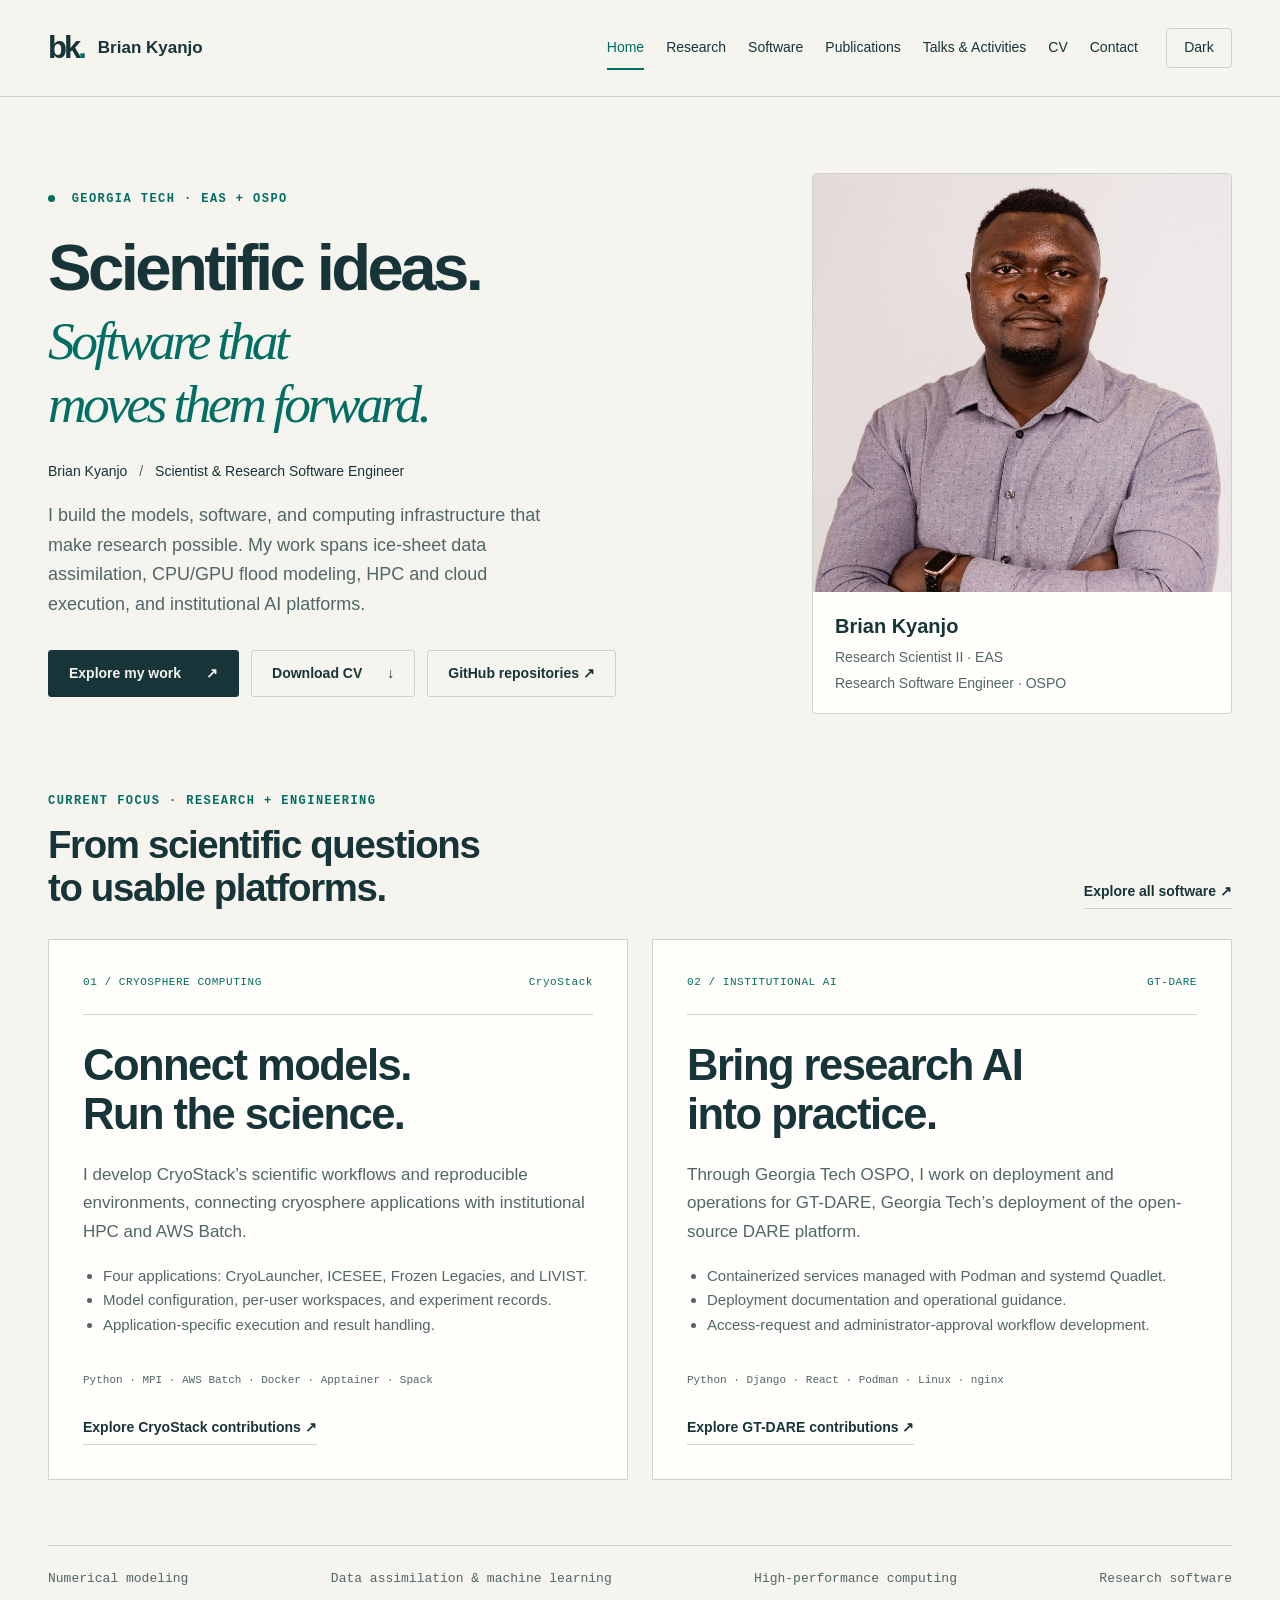
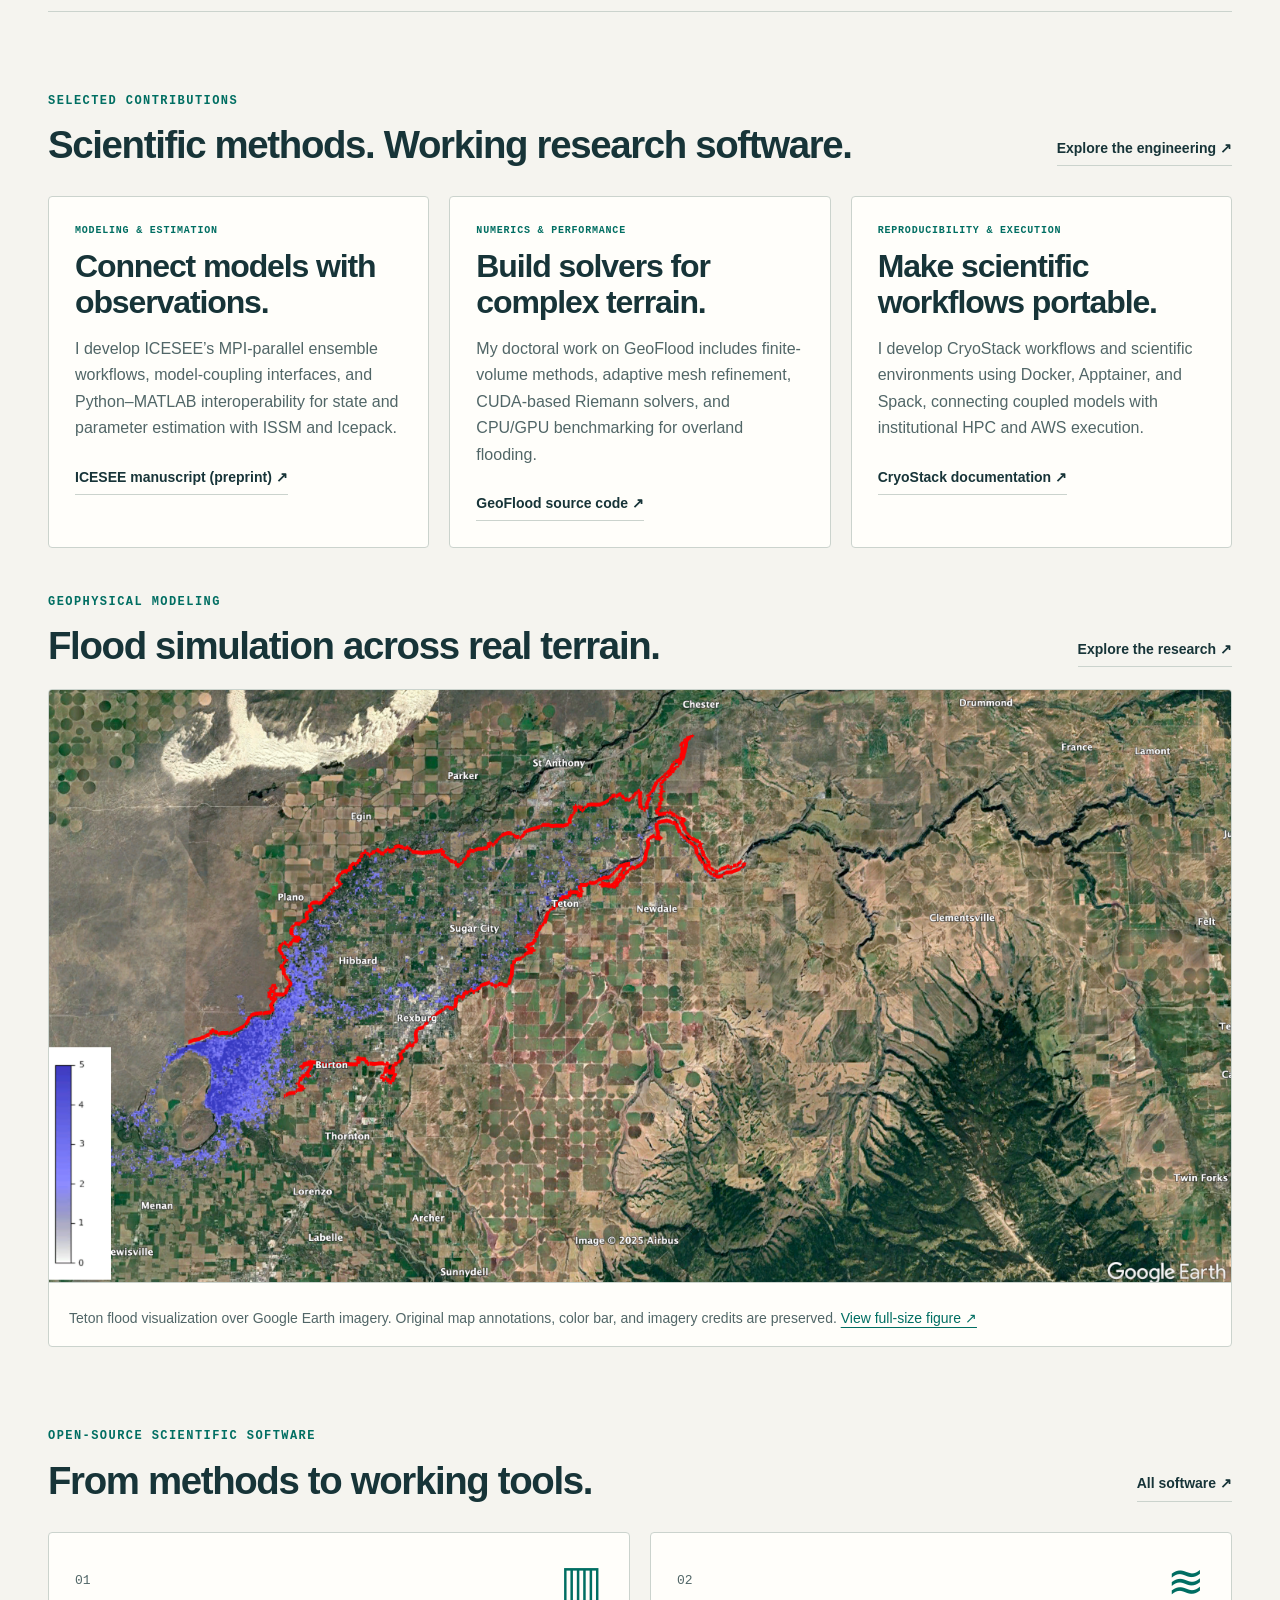
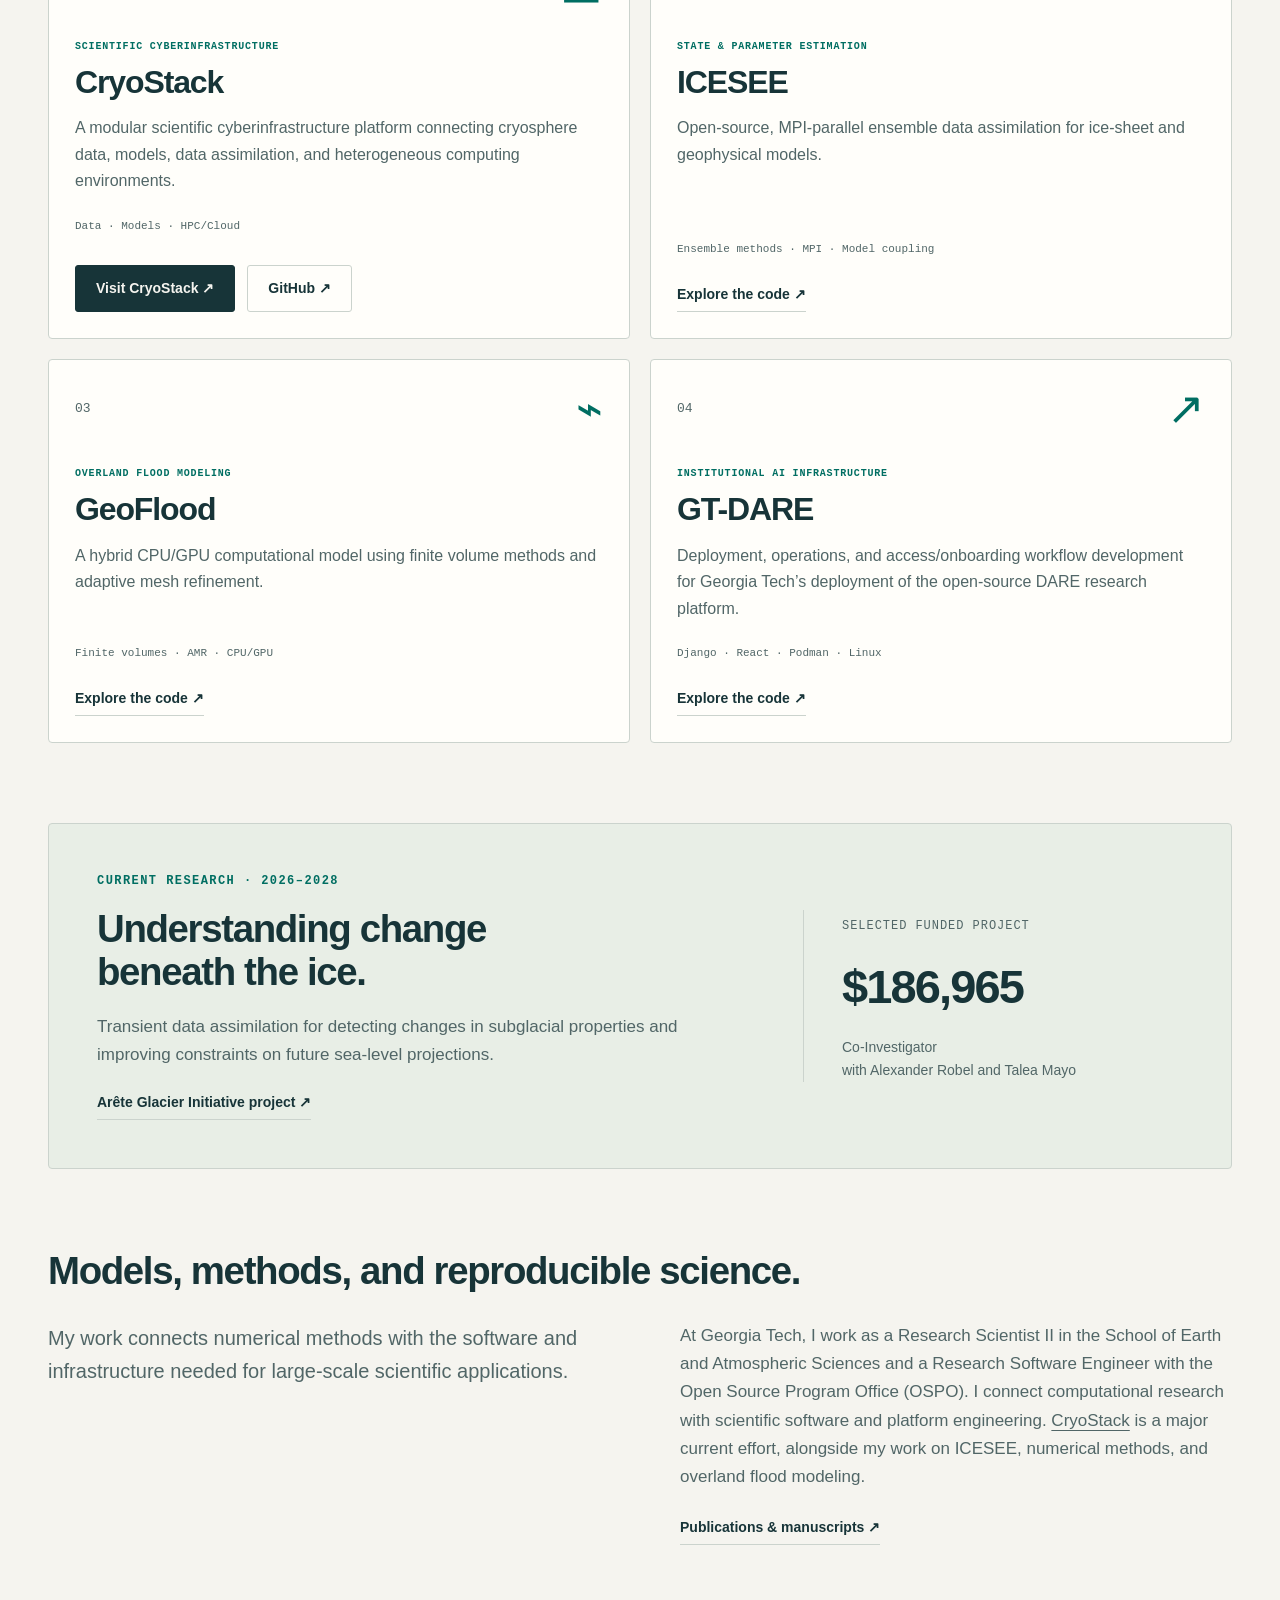
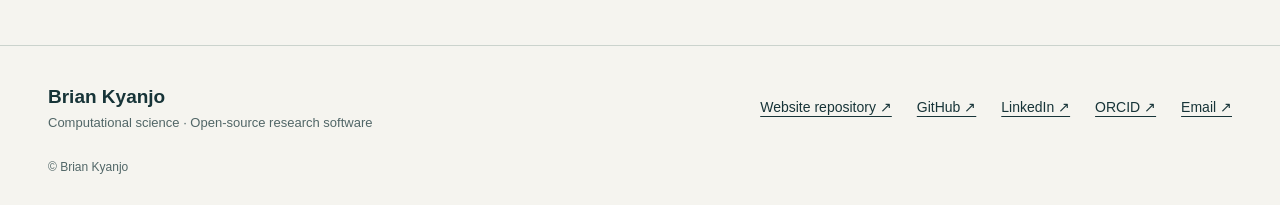
<file: index.html>
<!doctype html>
<html lang="en"><head><meta charset="utf-8"><meta name="viewport" content="width=device-width,initial-scale=1">
<title>Research Scientist &amp; Research Software Engineer | Brian Kyanjo</title><meta name="description" content="Brian Kyanjo, Research Scientist II at Georgia Tech EAS. Scientific computing, numerical modeling, data assimilation, machine learning, and research cyberinfrastructure.">
<meta name="author" content="Brian Kyanjo"><meta name="color-scheme" content="light dark"><meta name="theme-color" content="#122d32">
<link rel="canonical" href="https://kyanjo.github.io/"><meta property="og:type" content="website"><meta property="og:site_name" content="Brian Kyanjo"><meta property="og:title" content="Research Scientist &amp; Research Software Engineer | Brian Kyanjo"><meta property="og:description" content="Brian Kyanjo, Research Scientist II at Georgia Tech EAS. Scientific computing, numerical modeling, data assimilation, machine learning, and research cyberinfrastructure."><meta property="og:url" content="https://kyanjo.github.io/"><meta name="twitter:card" content="summary"><meta name="twitter:title" content="Research Scientist &amp; Research Software Engineer | Brian Kyanjo"><meta name="twitter:description" content="Brian Kyanjo, Research Scientist II at Georgia Tech EAS. Scientific computing, numerical modeling, data assimilation, machine learning, and research cyberinfrastructure.">
<link rel="icon" href="./assets/images/favicon.svg" type="image/svg+xml"><link rel="stylesheet" href="./assets/css/main.css"><script src="./assets/js/theme.js"></script><script src="./assets/js/main.js" defer></script>
<script type="application/ld+json"><!--gen:json-ld-->{"@context": "https://schema.org", "@type": "Person", "name": "Brian Kyanjo", "url": "https://kyanjo.github.io/", "jobTitle": ["Research Scientist II", "Research Software Engineer"], "affiliation": {"@type": "Organization", "name": "School of Earth and Atmospheric Sciences", "parentOrganization": {"@type": "Organization", "name": "Georgia Institute of Technology"}}, "sameAs": ["https://github.com/KYANJO", "https://orcid.org/0000-0002-0995-1051", "https://linkedin.com/in/kyanjo-brian"]}<!--/gen:json-ld--></script>
</head><body>
<a class="skip-link" href="#main">Skip to content</a><header class="site-header"><div class="header-inner"><a class="brand" href="./" aria-label="Brian Kyanjo home"><span class="monogram" aria-hidden="true">bk<span>.</span></span><span>Brian Kyanjo</span></a><button class="menu-toggle" aria-controls="navigation" aria-expanded="false" hidden>Menu</button><nav id="navigation" aria-label="Main navigation"><a href="./" aria-current="page">Home</a><a href="./research/">Research</a><a href="./software/">Software</a><a href="./publications/">Publications</a><a href="./talks/">Talks & Activities</a><a href="./cv/">CV</a><a href="./contact/">Contact</a></nav><button class="theme-toggle" aria-label="Switch color theme" hidden>Theme</button></div></header>
<main id="main"><section class="hero"><div class="hero-copy"><p class="eyebrow"><span class="status-dot"></span> Georgia Tech · EAS + OSPO</p><h1>Scientific ideas.<br><em>Software that<br>moves them forward.</em></h1><p class="hero-name">Brian Kyanjo <span>/</span> Scientist &amp; Research Software Engineer</p><p class="lead">I build the models, software, and computing infrastructure that make research possible. My work spans ice-sheet data assimilation, CPU/GPU flood modeling, HPC and cloud execution, and institutional AI platforms.</p><div class="actions"><a class="button primary" href="#recent-work">Explore my work <span aria-hidden="true">↗</span></a><a class="button" href="cv/brian-kyanjo-cv.pdf">Download CV <span aria-hidden="true">↓</span></a><a class="button" href="https://github.com/KYANJO?tab=repositories">GitHub repositories ↗</a></div></div><figure class="portrait"><img src="assets/images/profile/brian-kyanjo.png" alt="Portrait of Brian Kyanjo" width="800" height="800" fetchpriority="high"><figcaption><strong>Brian Kyanjo</strong><span>Research Scientist II · EAS</span><span>Research Software Engineer · OSPO</span></figcaption></figure></section>
<section class="section recent-work" id="recent-work" aria-labelledby="recent-heading"><div class="section-heading"><div><p class="eyebrow">Current focus · Research + engineering</p><h2 id="recent-heading">From scientific questions<br>to usable platforms.</h2></div><a class="text-link" href="software/">Explore all software ↗</a></div><div class="focus-grid"><article class="focus-project"><div class="focus-label"><span>01 / CRYOSPHERE COMPUTING</span><span> CryoStack</span></div><h3>Connect models.<br>Run the science.</h3><p>I develop CryoStack’s scientific workflows and reproducible environments, connecting cryosphere applications with institutional HPC and AWS Batch.</p><ul><li>Four applications: CryoLauncher, ICESEE, Frozen Legacies, and LIVIST.</li><li>Model configuration, per-user workspaces, and experiment records.</li><li>Application-specific execution and result handling.</li></ul><p class="tags">Python · MPI · AWS Batch · Docker · Apptainer · Spack</p><a class="text-link" href="software/#cryostack">Explore CryoStack contributions ↗</a></article><article class="focus-project"><div class="focus-label"><span>02 / INSTITUTIONAL AI</span><span> GT-DARE</span></div><h3>Bring research AI<br>into practice.</h3><p>Through Georgia Tech OSPO, I work on deployment and operations for GT-DARE, Georgia Tech’s deployment of the open-source DARE platform.</p><ul><li>Containerized services managed with Podman and systemd Quadlet.</li><li>Deployment documentation and operational guidance.</li><li>Access-request and administrator-approval workflow development.</li></ul><p class="tags">Python · Django · React · Podman · Linux · nginx</p><a class="text-link" href="software/#gt-dare">Explore GT-DARE contributions ↗</a></article></div></section><div class="discipline-strip"><span>Numerical modeling</span><span>Data assimilation &amp; machine learning</span><span>High-performance computing</span><span>Research software</span></div><section class="section" aria-labelledby="contributions-heading"><div class="section-heading"><div><p class="eyebrow">Selected contributions</p><h2 id="contributions-heading">Scientific methods. Working research software.</h2></div><a class="text-link" href="software/#engineering">Explore the engineering ↗</a></div><div class="project-grid"><article class="project-card"><p class="eyebrow">Modeling &amp; estimation</p><h3>Connect models with observations.</h3><p>I develop ICESEE’s MPI-parallel ensemble workflows, model-coupling interfaces, and Python–MATLAB interoperability for state and parameter estimation with ISSM and Icepack.</p><a class="text-link" href="https://doi.org/10.48550/arXiv.2603.26947">ICESEE manuscript (preprint) ↗</a></article><article class="project-card"><p class="eyebrow">Numerics &amp; performance</p><h3>Build solvers for complex terrain.</h3><p>My doctoral work on GeoFlood includes finite-volume methods, adaptive mesh refinement, CUDA-based Riemann solvers, and CPU/GPU benchmarking for overland flooding.</p><a class="text-link" href="https://github.com/KYANJO/GeoFlood">GeoFlood source code ↗</a></article><article class="project-card"><p class="eyebrow">Reproducibility &amp; execution</p><h3>Make scientific workflows portable.</h3><p>I develop CryoStack workflows and scientific environments using Docker, Apptainer, and Spack, connecting coupled models with institutional HPC and AWS execution.</p><a class="text-link" href="https://cryostack.eas.gatech.edu/documentation">CryoStack documentation ↗</a></article></div></section><section class="section flood-feature"><div class="section-heading"><div><p class="eyebrow">Geophysical modeling</p><h2>Flood simulation across real terrain.</h2></div><a class="text-link" href="research/">Explore the research ↗</a></div><figure class="research-figure flood-figure"><a href="assets/images/research/teton-flood-google-earth.png" aria-label="Open full-size figure: Teton flood simulation over Google Earth imagery near Rexburg, with a blue flood overlay and red boundary"><img src="assets/images/research/teton-flood-google-earth.png" alt="Teton flood simulation over Google Earth imagery near Rexburg, with a blue flood overlay and red boundary" width="3052" height="1528" loading="lazy" decoding="async"></a><figcaption>Teton flood visualization over Google Earth imagery. Original map annotations, color bar, and imagery credits are preserved. <a href="assets/images/research/teton-flood-google-earth.png">View full-size figure ↗</a></figcaption></figure></section><section class="section"><div class="section-heading"><div><p class="eyebrow">Open-source scientific software</p><h2>From methods to working tools.</h2></div><a class="text-link" href="software/">All software ↗</a></div><div class="project-grid software-projects"><!--gen:home-project-grid--><article class="project-card"><div class="project-top"><span class="project-number">01</span><span class="project-symbol" aria-hidden="true">▥</span></div><p class="eyebrow">Scientific cyberinfrastructure</p><h3><a href="software/#cryostack">CryoStack</a></h3><p>A modular scientific cyberinfrastructure platform connecting cryosphere data, models, data assimilation, and heterogeneous computing environments.</p><p class="tags">Data · Models · HPC/Cloud</p><div class="actions"><a class="button primary" href="https://cryostack.eas.gatech.edu/">Visit CryoStack ↗</a><a class="button" href="https://github.com/ICESEE-project/CryoStack">GitHub ↗</a></div></article><article class="project-card"><div class="project-top"><span class="project-number">02</span><span class="project-symbol" aria-hidden="true">≋</span></div><p class="eyebrow">State & parameter estimation</p><h3><a href="software/#icesee">ICESEE</a></h3><p>Open-source, MPI-parallel ensemble data assimilation for ice-sheet and geophysical models.</p><p class="tags">Ensemble methods · MPI · Model coupling</p><a class="text-link" href="https://github.com/ICESEE-project/ICESEE">Explore the code <span aria-hidden="true">↗</span></a></article><article class="project-card"><div class="project-top"><span class="project-number">03</span><span class="project-symbol" aria-hidden="true">⌁</span></div><p class="eyebrow">Overland flood modeling</p><h3><a href="software/#geoflood">GeoFlood</a></h3><p>A hybrid CPU/GPU computational model using finite volume methods and adaptive mesh refinement.</p><p class="tags">Finite volumes · AMR · CPU/GPU</p><a class="text-link" href="https://github.com/KYANJO/GeoFlood">Explore the code <span aria-hidden="true">↗</span></a></article><article class="project-card"><div class="project-top"><span class="project-number">04</span><span class="project-symbol" aria-hidden="true">↗</span></div><p class="eyebrow">Institutional AI infrastructure</p><h3><a href="software/#gt-dare">GT-DARE</a></h3><p>Deployment, operations, and access/onboarding workflow development for Georgia Tech’s deployment of the open-source DARE research platform.</p><p class="tags">Django · React · Podman · Linux</p><a class="text-link" href="https://github.com/gt-ospo/gt-dare-deploy">Explore the code <span aria-hidden="true">↗</span></a></article><!--/gen:home-project-grid--></div></section><section class="research-feature"><div><p class="eyebrow">Current research · 2026–2028</p><h2>Understanding change<br>beneath the ice.</h2><p>Transient data assimilation for detecting changes in subglacial properties and improving constraints on future sea-level projections.</p><a class="text-link" href="research/#funded-project">Arête Glacier Initiative project ↗</a></div><div class="funding-detail"><span class="funding-label">Selected funded project</span><strong>$186,965</strong><p>Co-Investigator<br>with Alexander Robel and Talea Mayo</p></div></section><section class="section "><h2>Models, methods, and reproducible science.</h2><div class="two-column"><p class="lead">My work connects numerical methods with the software and infrastructure needed for large-scale scientific applications.</p><div><p>At Georgia Tech, I work as a Research Scientist II in the School of Earth and Atmospheric Sciences and a Research Software Engineer with the Open Source Program Office (OSPO). I connect computational research with scientific software and platform engineering. <a href="https://cryostack.eas.gatech.edu/">CryoStack</a> is a major current effort, alongside my work on ICESEE, numerical methods, and overland flood modeling.</p><a class="text-link" href="publications/">Publications & manuscripts ↗</a></div></div></section></main><footer><div><a class="footer-name" href="./">Brian Kyanjo</a><p>Computational science · Open-source research software</p></div><div class="footer-links"><!--gen:footer-links--><a href="https://github.com/KYANJO/kyanjo.github.io">Website repository ↗</a><a href="https://github.com/KYANJO">GitHub ↗</a><a href="https://linkedin.com/in/kyanjo-brian">LinkedIn ↗</a><a href="https://orcid.org/0000-0002-0995-1051">ORCID ↗</a><a href="mailto:bkyanjo3@gatech.edu">Email ↗</a><!--/gen:footer-links--></div><p class="footer-note">© Brian Kyanjo</p></footer></body></html>
</file>
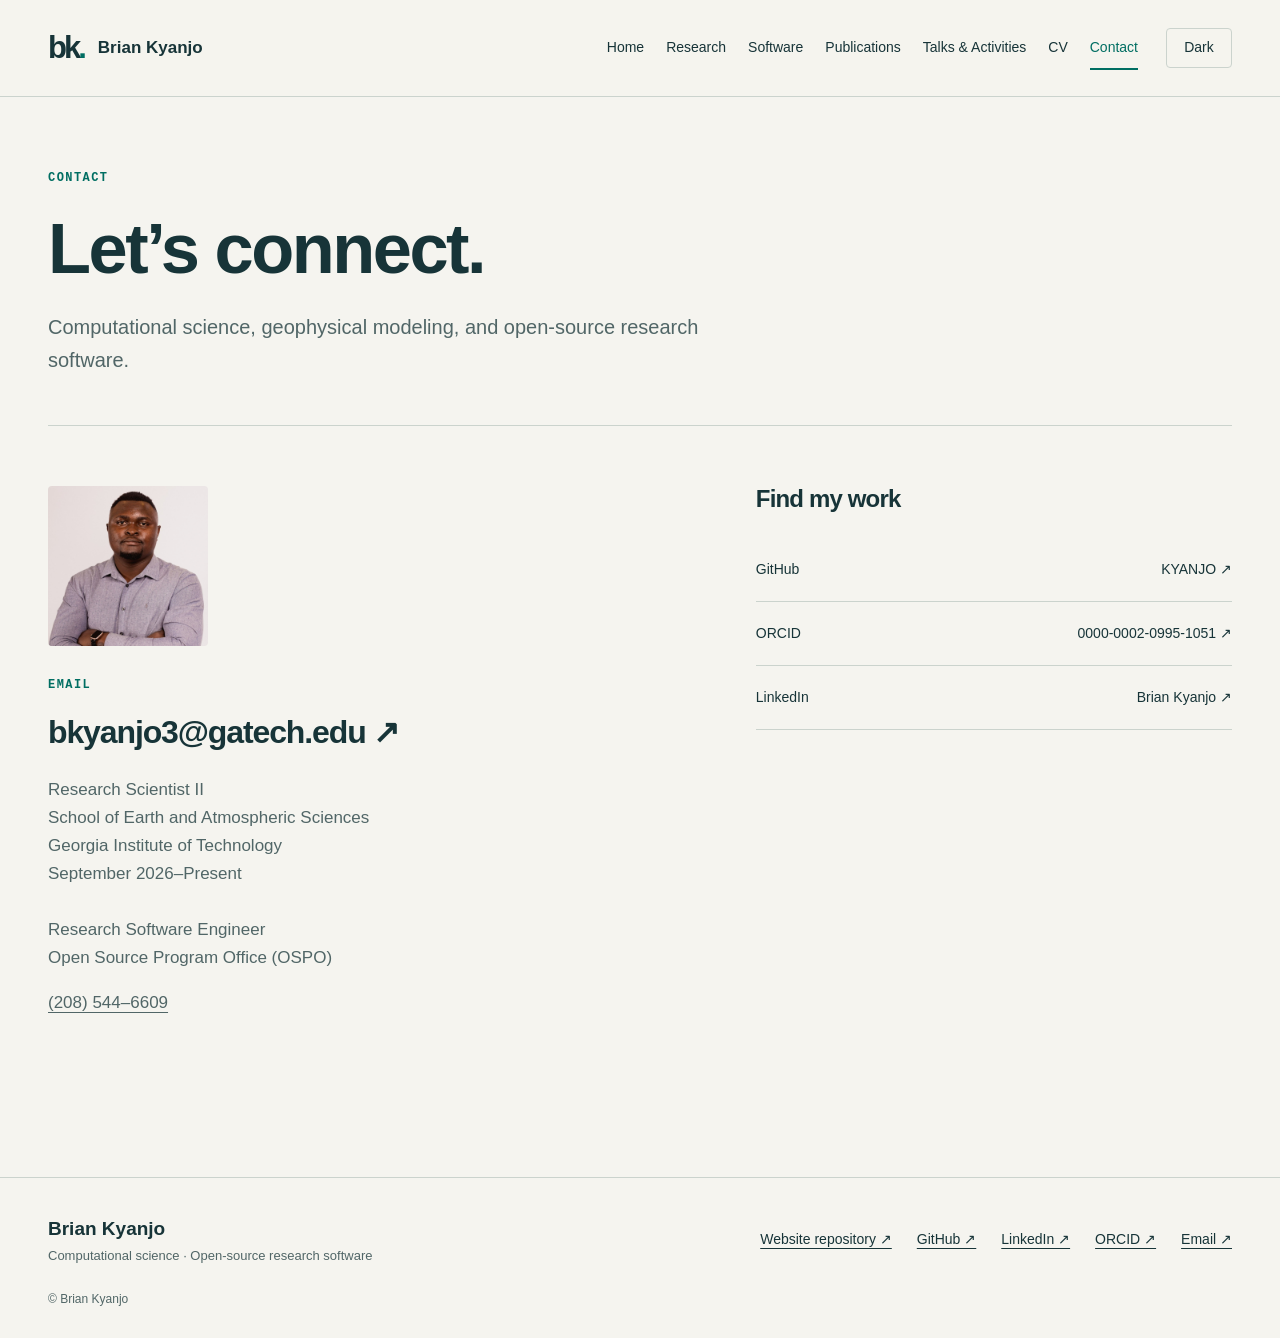
<file: contact/index.html>
<!doctype html>
<html lang="en"><head><meta charset="utf-8"><meta name="viewport" content="width=device-width,initial-scale=1">
<title>Contact | Brian Kyanjo</title><meta name="description" content="Contact Brian Kyanjo at Georgia Tech: email, telephone, GitHub, LinkedIn, and ORCID.">
<meta name="author" content="Brian Kyanjo"><meta name="color-scheme" content="light dark"><meta name="theme-color" content="#122d32">
<link rel="canonical" href="https://kyanjo.github.io/contact/"><meta property="og:type" content="website"><meta property="og:site_name" content="Brian Kyanjo"><meta property="og:title" content="Contact | Brian Kyanjo"><meta property="og:description" content="Contact Brian Kyanjo at Georgia Tech: email, telephone, GitHub, LinkedIn, and ORCID."><meta property="og:url" content="https://kyanjo.github.io/contact/"><meta name="twitter:card" content="summary"><meta name="twitter:title" content="Contact | Brian Kyanjo"><meta name="twitter:description" content="Contact Brian Kyanjo at Georgia Tech: email, telephone, GitHub, LinkedIn, and ORCID.">
<link rel="icon" href="../assets/images/favicon.svg" type="image/svg+xml"><link rel="stylesheet" href="../assets/css/main.css"><script src="../assets/js/theme.js"></script><script src="../assets/js/main.js" defer></script>
<script type="application/ld+json"><!--gen:json-ld-->{"@context": "https://schema.org", "@type": "Person", "name": "Brian Kyanjo", "url": "https://kyanjo.github.io/", "jobTitle": ["Research Scientist II", "Research Software Engineer"], "affiliation": {"@type": "Organization", "name": "School of Earth and Atmospheric Sciences", "parentOrganization": {"@type": "Organization", "name": "Georgia Institute of Technology"}}, "sameAs": ["https://github.com/KYANJO", "https://orcid.org/0000-0002-0995-1051", "https://linkedin.com/in/kyanjo-brian"]}<!--/gen:json-ld--></script>
</head><body>
<a class="skip-link" href="#main">Skip to content</a><header class="site-header"><div class="header-inner"><a class="brand" href="../" aria-label="Brian Kyanjo home"><span class="monogram" aria-hidden="true">bk<span>.</span></span><span>Brian Kyanjo</span></a><button class="menu-toggle" aria-controls="navigation" aria-expanded="false" hidden>Menu</button><nav id="navigation" aria-label="Main navigation"><a href="../">Home</a><a href="../research/">Research</a><a href="../software/">Software</a><a href="../publications/">Publications</a><a href="../talks/">Talks & Activities</a><a href="../cv/">CV</a><a href="../contact/" aria-current="page">Contact</a></nav><button class="theme-toggle" aria-label="Switch color theme" hidden>Theme</button></div></header>
<main id="main"><div class="page-intro"><p class="eyebrow">Contact</p><h1>Let’s connect.</h1><p class="lead">Computational science, geophysical modeling, and open-source research software.</p></div><div class="contact-layout"><section class="contact-primary"><img class="contact-portrait" src="../assets/images/profile/brian-kyanjo.png" alt="Brian Kyanjo" width="800" height="800" loading="lazy"><p class="eyebrow">Email</p><h2><a href="mailto:bkyanjo3@gatech.edu">bkyanjo3@gatech.edu ↗</a></h2><p><!--gen:contact-appointment-->Research Scientist II<br>School of Earth and Atmospheric Sciences<br>Georgia Institute of Technology<br>September 2026–Present<br><br>Research Software Engineer<br>Open Source Program Office (OSPO)<!--/gen:contact-appointment--></p><p><a href="tel:+12085446609">(208) 544–6609</a></p></section><section class="profile-links"><h2>Find my work</h2><a href="https://github.com/KYANJO"><span>GitHub</span><span>KYANJO ↗</span></a><a href="https://orcid.org/0000-0002-0995-1051"><span>ORCID</span><span>0000-0002-0995-1051 ↗</span></a><a href="https://linkedin.com/in/kyanjo-brian"><span>LinkedIn</span><span>Brian Kyanjo ↗</span></a></section></div></main><footer><div><a class="footer-name" href="../">Brian Kyanjo</a><p>Computational science · Open-source research software</p></div><div class="footer-links"><!--gen:footer-links--><a href="https://github.com/KYANJO/kyanjo.github.io">Website repository ↗</a><a href="https://github.com/KYANJO">GitHub ↗</a><a href="https://linkedin.com/in/kyanjo-brian">LinkedIn ↗</a><a href="https://orcid.org/0000-0002-0995-1051">ORCID ↗</a><a href="mailto:bkyanjo3@gatech.edu">Email ↗</a><!--/gen:footer-links--></div><p class="footer-note">© Brian Kyanjo</p></footer></body></html>
</file>
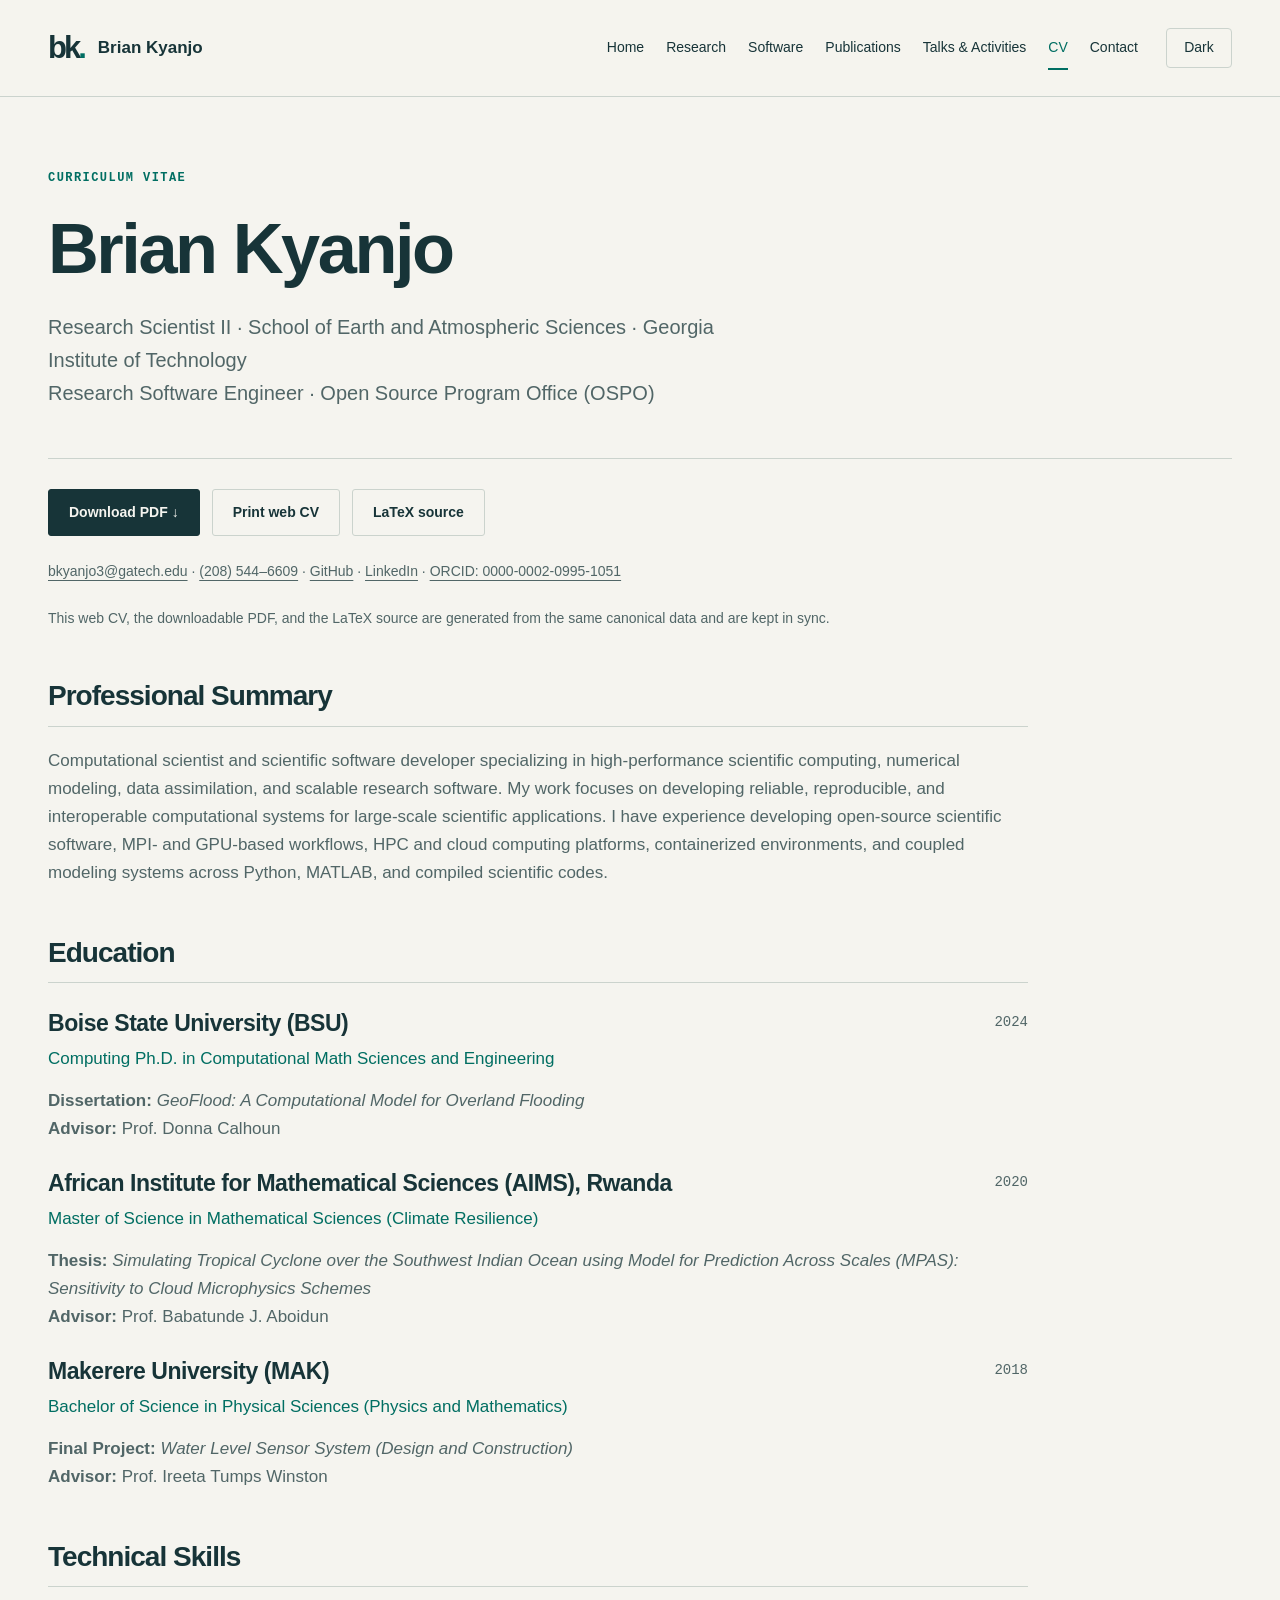
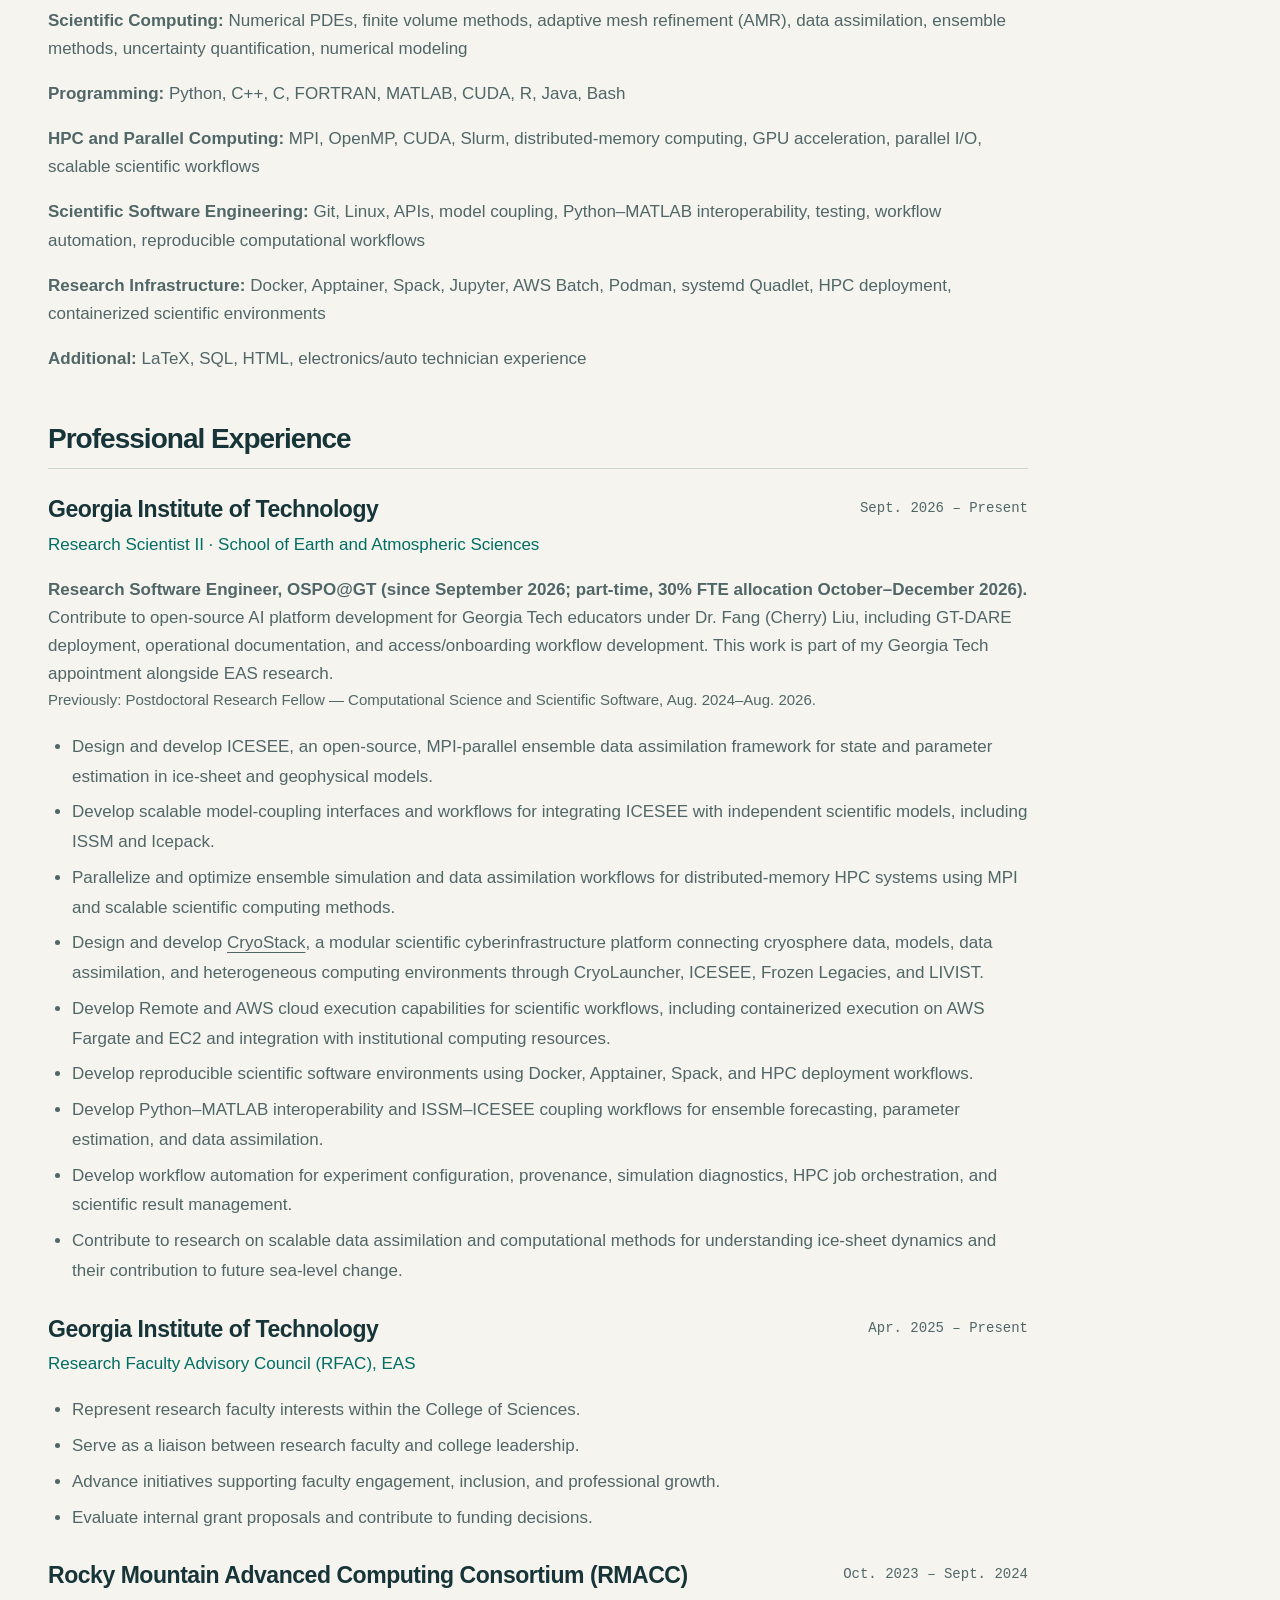
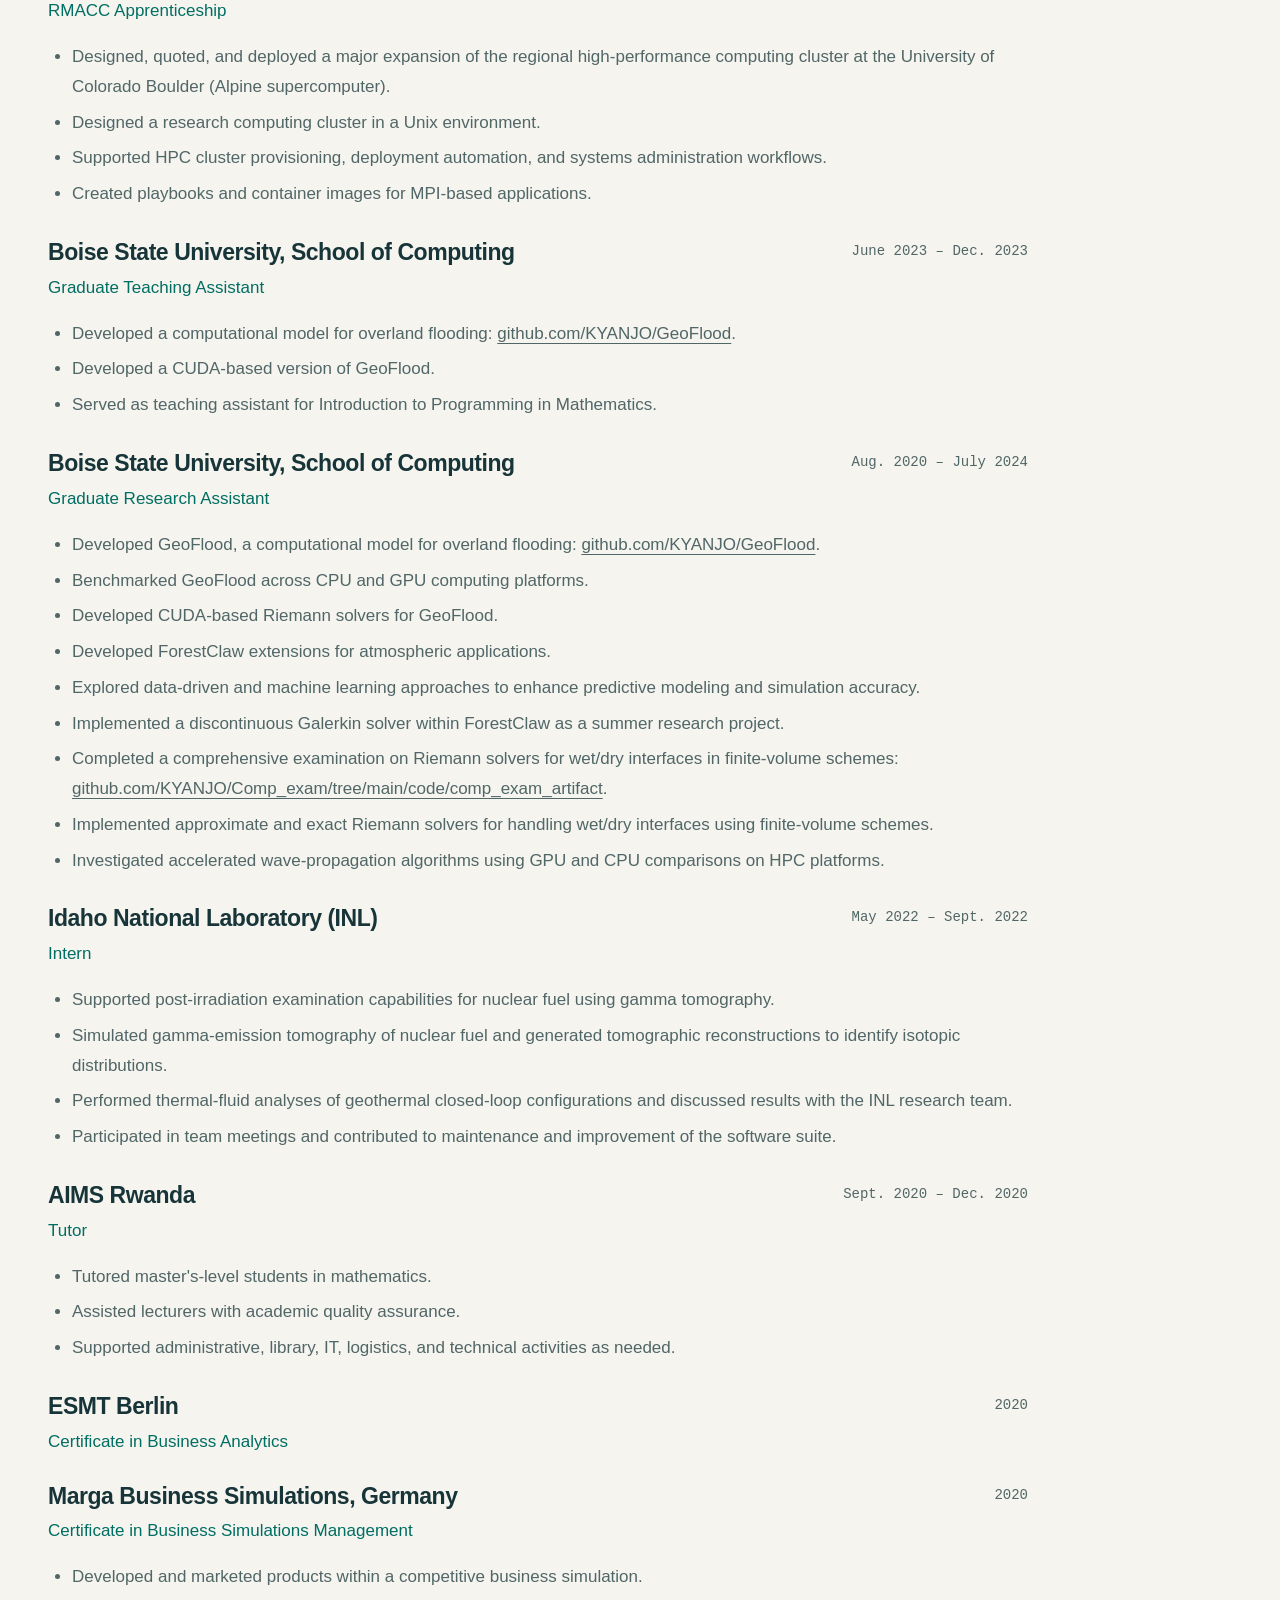
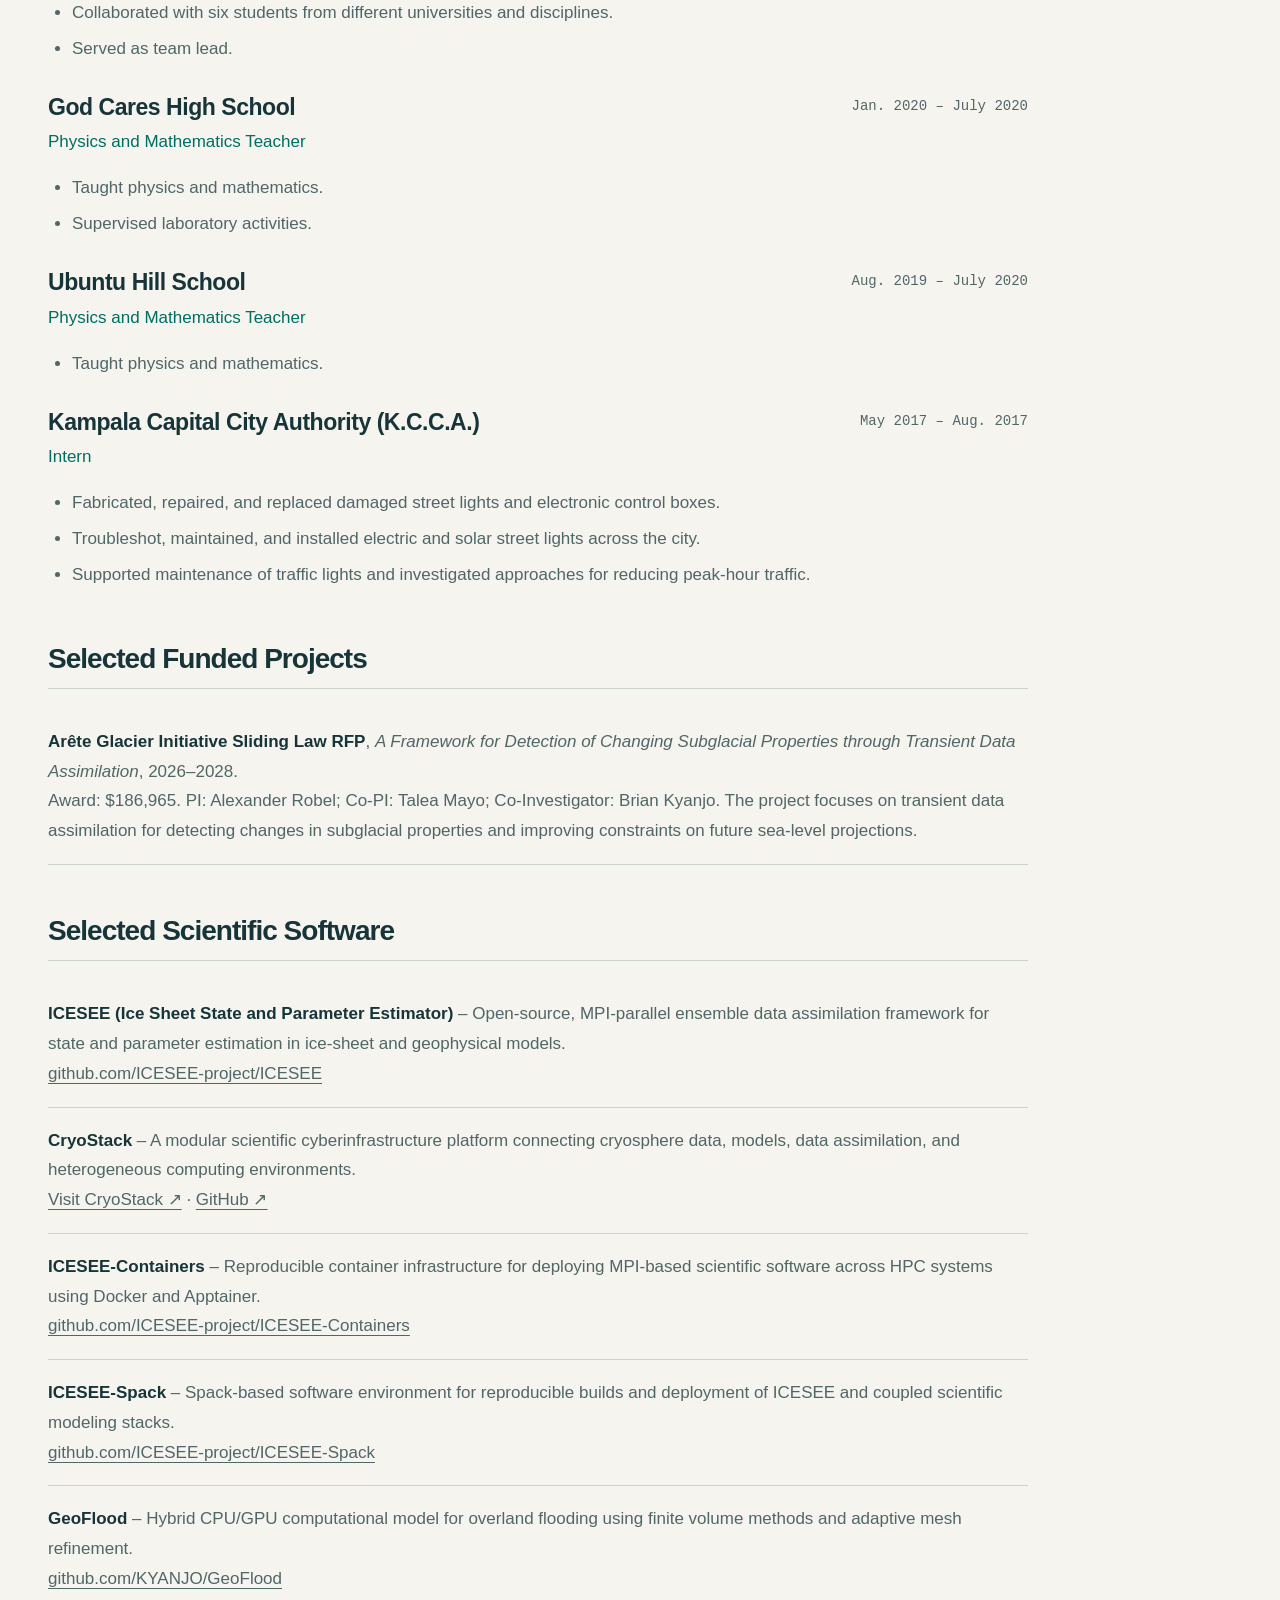
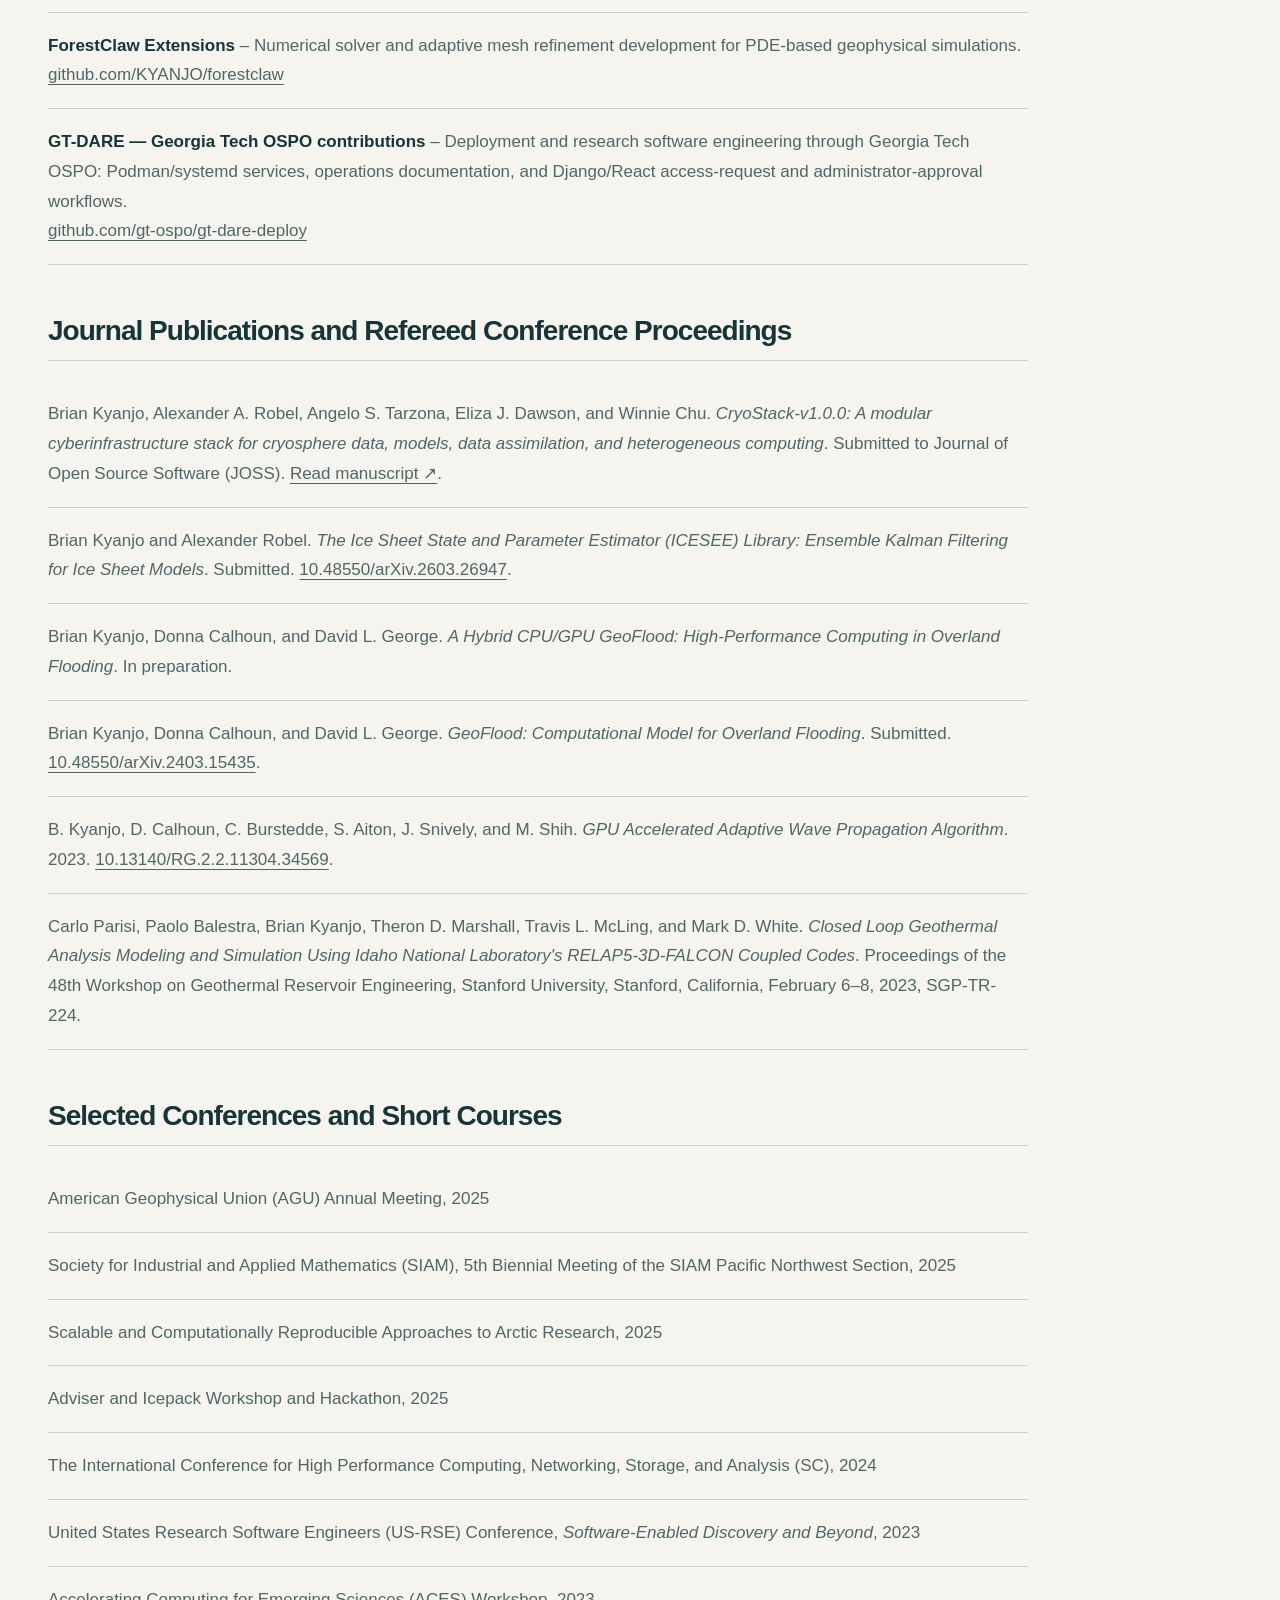
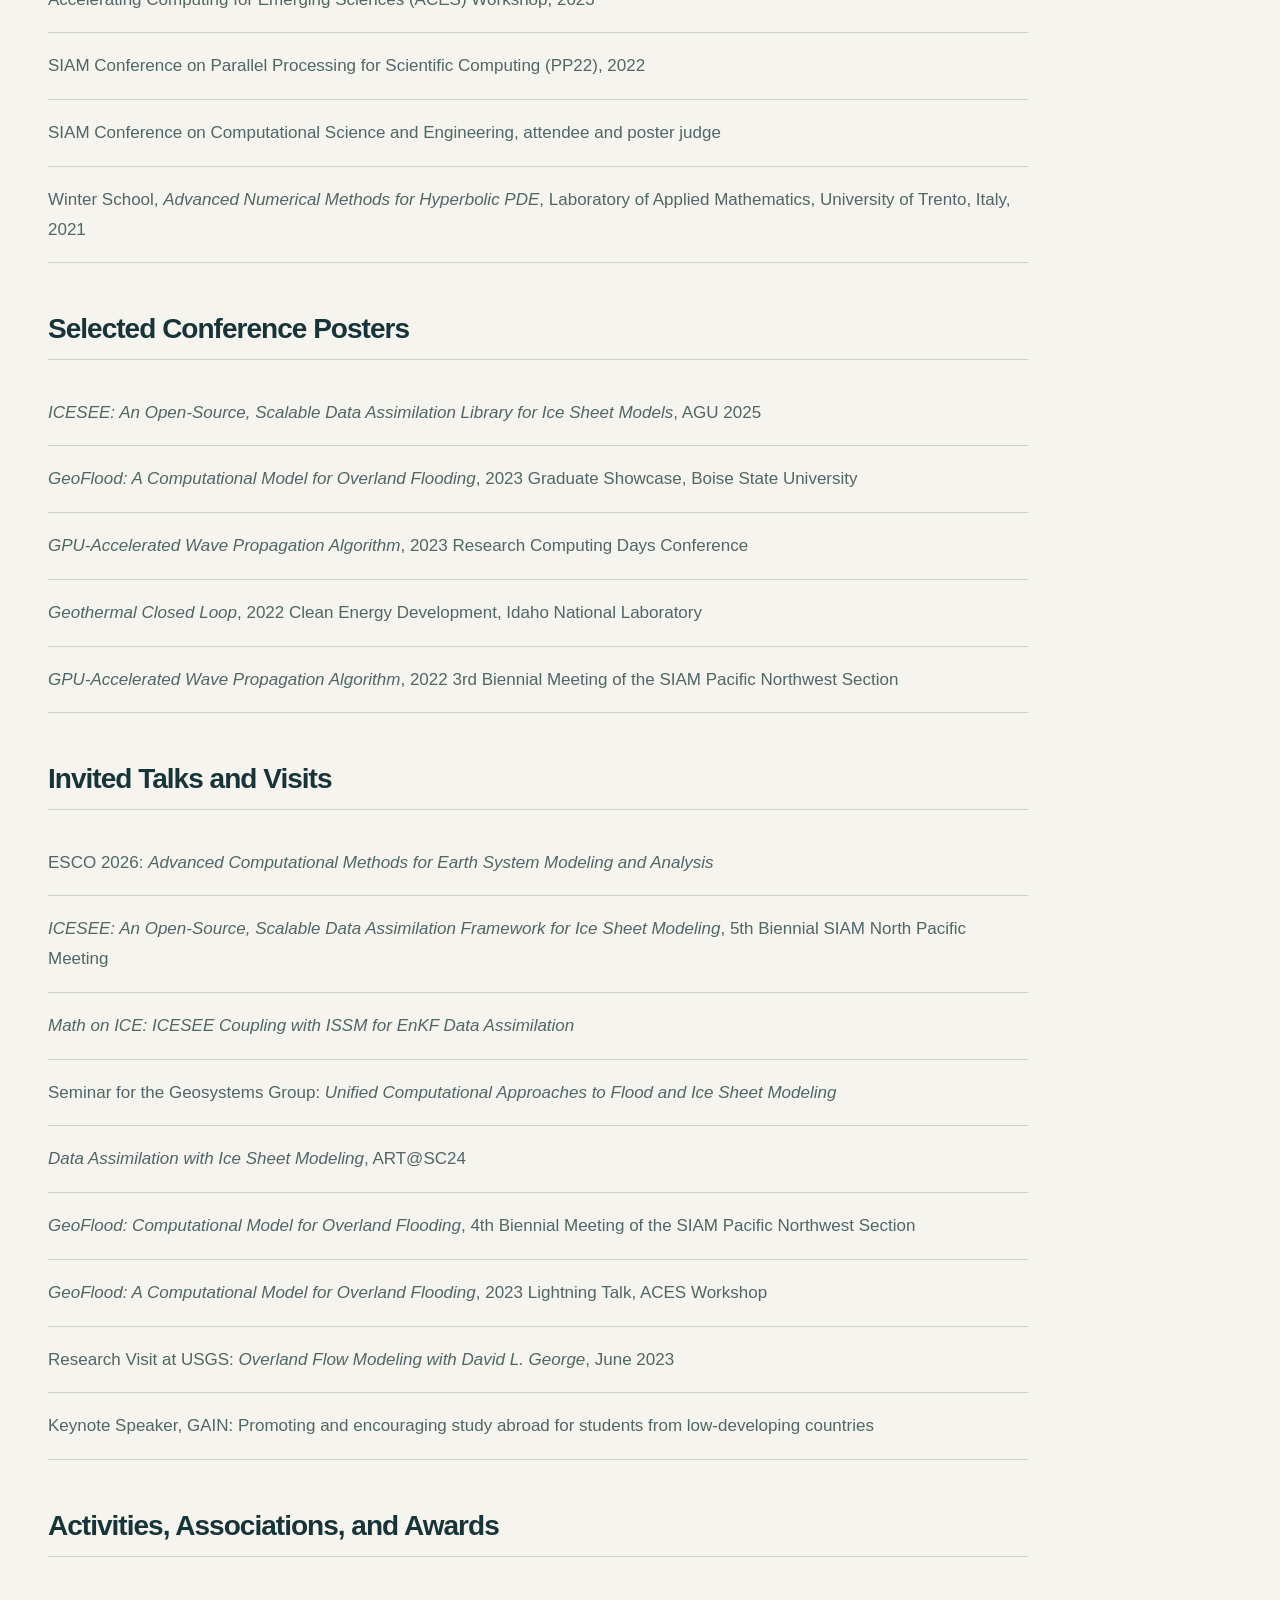
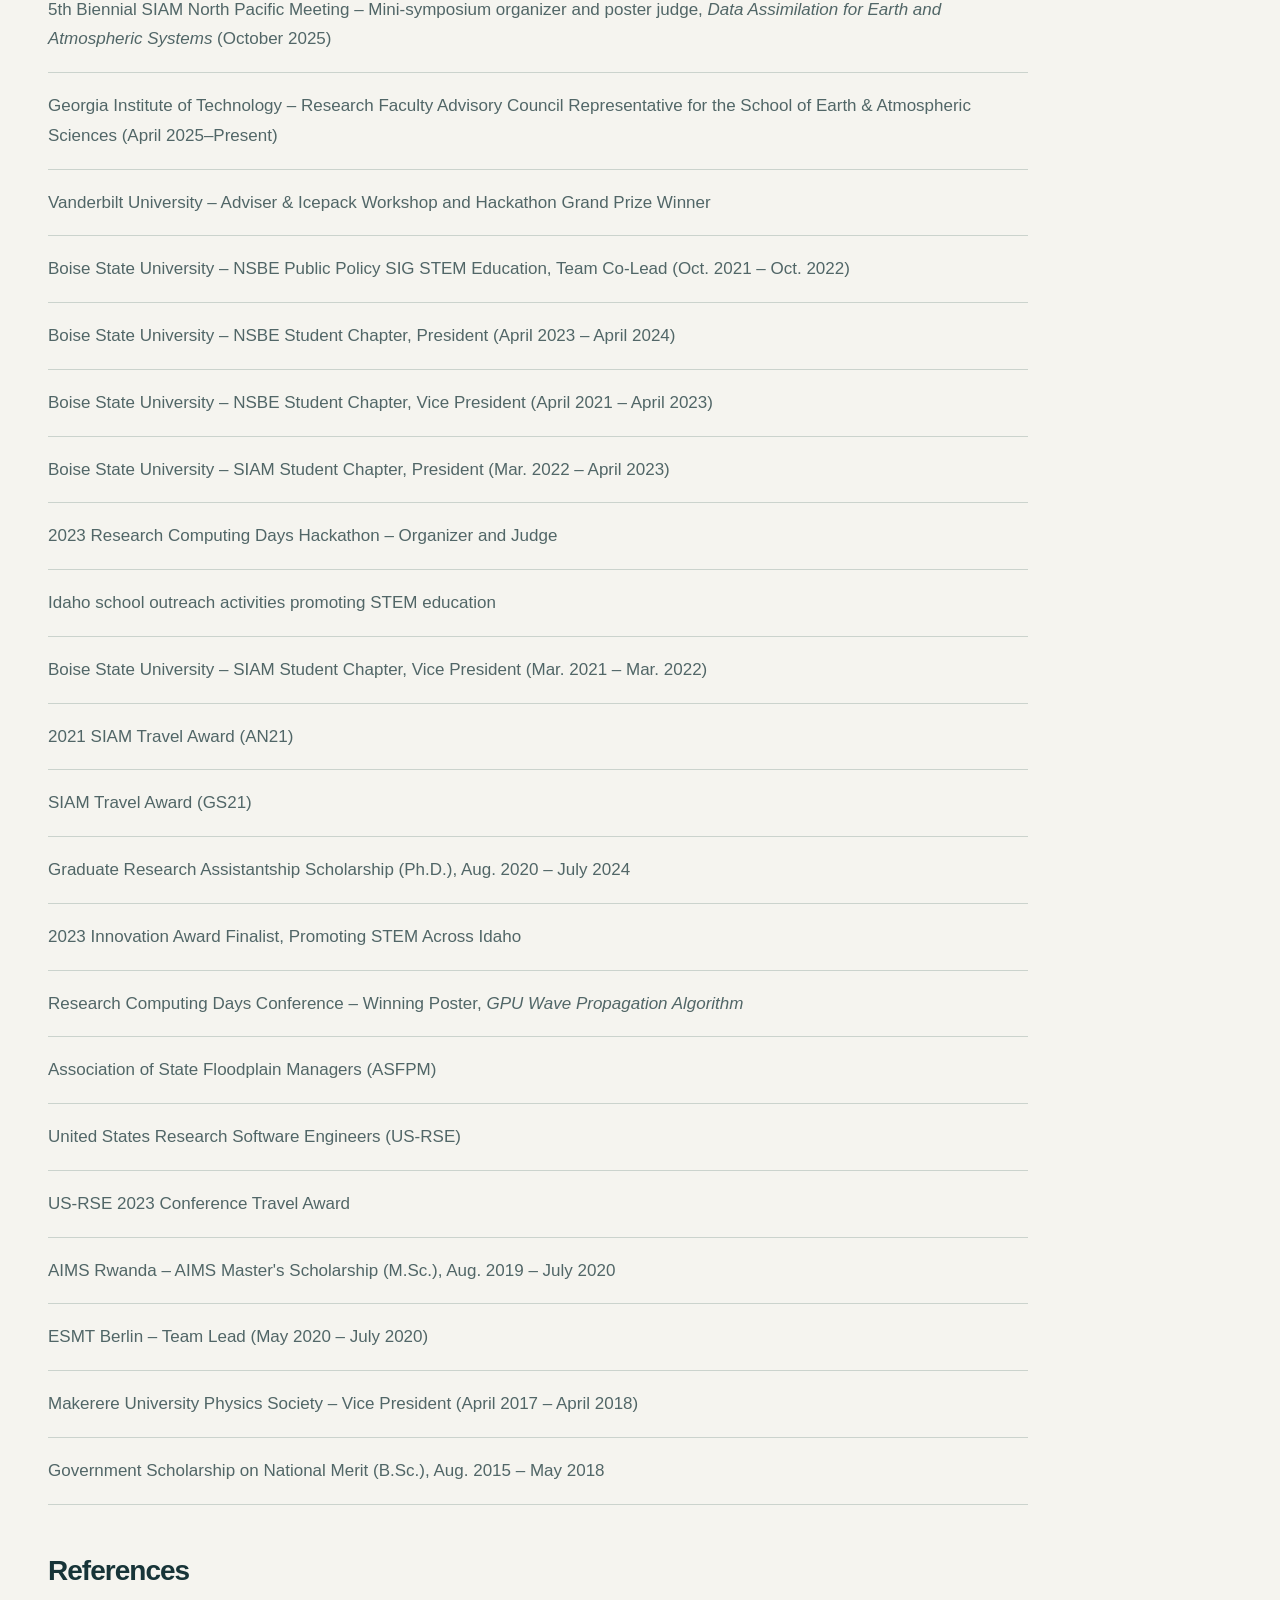
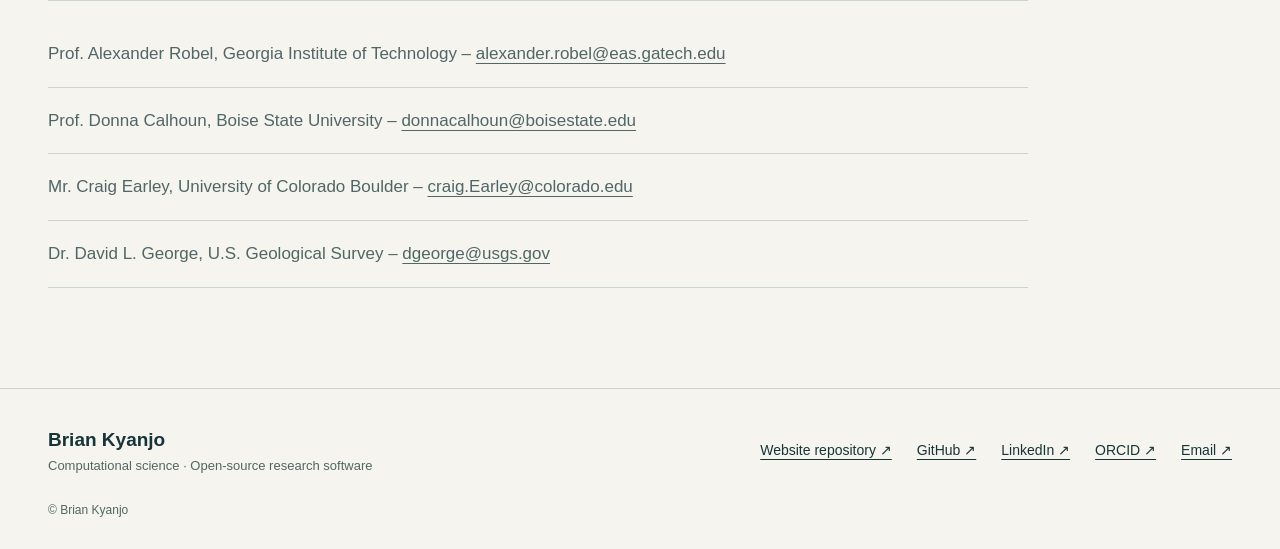
<file: cv/index.html>
<!doctype html>
<html lang="en"><head><meta charset="utf-8"><meta name="viewport" content="width=device-width,initial-scale=1">
<title>Curriculum Vitae | Brian Kyanjo</title><meta name="description" content="Brian Kyanjo’s full curriculum vitae: experience, education, software, publications, talks, service, and awards. Downloadable PDF and printable web CV.">
<meta name="author" content="Brian Kyanjo"><meta name="color-scheme" content="light dark"><meta name="theme-color" content="#122d32">
<link rel="canonical" href="https://kyanjo.github.io/cv/"><meta property="og:type" content="website"><meta property="og:site_name" content="Brian Kyanjo"><meta property="og:title" content="Curriculum Vitae | Brian Kyanjo"><meta property="og:description" content="Brian Kyanjo’s full curriculum vitae: experience, education, software, publications, talks, service, and awards. Downloadable PDF and printable web CV."><meta property="og:url" content="https://kyanjo.github.io/cv/"><meta name="twitter:card" content="summary"><meta name="twitter:title" content="Curriculum Vitae | Brian Kyanjo"><meta name="twitter:description" content="Brian Kyanjo’s full curriculum vitae: experience, education, software, publications, talks, service, and awards. Downloadable PDF and printable web CV.">
<link rel="icon" href="../assets/images/favicon.svg" type="image/svg+xml"><link rel="stylesheet" href="../assets/css/main.css"><script src="../assets/js/theme.js"></script><script src="../assets/js/main.js" defer></script>
<script type="application/ld+json"><!--gen:json-ld-->{"@context": "https://schema.org", "@type": "Person", "name": "Brian Kyanjo", "url": "https://kyanjo.github.io/", "jobTitle": ["Research Scientist II", "Research Software Engineer"], "affiliation": {"@type": "Organization", "name": "School of Earth and Atmospheric Sciences", "parentOrganization": {"@type": "Organization", "name": "Georgia Institute of Technology"}}, "sameAs": ["https://github.com/KYANJO", "https://orcid.org/0000-0002-0995-1051", "https://linkedin.com/in/kyanjo-brian"]}<!--/gen:json-ld--></script>
</head><body>
<a class="skip-link" href="#main">Skip to content</a><header class="site-header"><div class="header-inner"><a class="brand" href="../" aria-label="Brian Kyanjo home"><span class="monogram" aria-hidden="true">bk<span>.</span></span><span>Brian Kyanjo</span></a><button class="menu-toggle" aria-controls="navigation" aria-expanded="false" hidden>Menu</button><nav id="navigation" aria-label="Main navigation"><a href="../">Home</a><a href="../research/">Research</a><a href="../software/">Software</a><a href="../publications/">Publications</a><a href="../talks/">Talks & Activities</a><a href="../cv/" aria-current="page">CV</a><a href="../contact/">Contact</a></nav><button class="theme-toggle" aria-label="Switch color theme" hidden>Theme</button></div></header>
<main id="main"><div class="page-intro"><p class="eyebrow">Curriculum vitae</p><h1>Brian Kyanjo</h1><p class="lead"><!--gen:cv-page-intro-lead-->Research Scientist II · School of Earth and Atmospheric Sciences · Georgia Institute of Technology<br>Research Software Engineer · Open Source Program Office (OSPO)<!--/gen:cv-page-intro-lead--></p></div><div class="actions cv-actions"><a class="button primary" href="brian-kyanjo-cv.pdf">Download PDF ↓</a><button class="button print-button" hidden>Print web CV</button><a class="button" href="brian-kyanjo-cv.tex">LaTeX source</a></div><p class="cv-contact"><!--gen:cv-contact-line--><a href="mailto:bkyanjo3@gatech.edu">bkyanjo3@gatech.edu</a> · <a href="tel:+12085446609">(208) 544–6609</a> · <a href="https://github.com/KYANJO">GitHub</a> · <a href="https://linkedin.com/in/kyanjo-brian">LinkedIn</a> · <a href="https://orcid.org/0000-0002-0995-1051">ORCID: 0000-0002-0995-1051</a><!--/gen:cv-contact-line--></p><p class="cv-contact">This web CV, the downloadable PDF, and the LaTeX source are generated from the same canonical data and are kept in sync.</p><div class="web-cv"><section id="professional-summary"><h2>Professional Summary</h2><p><!--gen:cv-professional-summary-->Computational scientist and scientific software developer specializing in high-performance scientific computing, numerical modeling, data assimilation, and scalable research software. My work focuses on developing reliable, reproducible, and interoperable computational systems for large-scale scientific applications. I have experience developing open-source scientific software, MPI- and GPU-based workflows, HPC and cloud computing platforms, containerized environments, and coupled modeling systems across Python, MATLAB, and compiled scientific codes.<!--/gen:cv-professional-summary--></p></section><section id="education"><h2>Education</h2><!--gen:cv-education--><article class="entry"><div class="entry-heading"><h3>Boise State University (BSU)</h3><span class="date">2024</span></div><p class="role">Computing Ph.D. in Computational Math Sciences and Engineering</p><div><strong>Dissertation:</strong> <em>GeoFlood: A Computational Model for Overland Flooding</em><br> <strong>Advisor:</strong> Prof. Donna Calhoun</div></article> <article class="entry"><div class="entry-heading"><h3>African Institute for Mathematical Sciences (AIMS), Rwanda</h3><span class="date">2020</span></div><p class="role">Master of Science in Mathematical Sciences (Climate Resilience)</p><div><strong>Thesis:</strong> <em>Simulating Tropical Cyclone over the Southwest Indian Ocean using Model for Prediction Across Scales (MPAS): Sensitivity to Cloud Microphysics Schemes</em><br> <strong>Advisor:</strong> Prof. Babatunde J. Aboidun</div></article> <article class="entry"><div class="entry-heading"><h3>Makerere University (MAK)</h3><span class="date">2018</span></div><p class="role">Bachelor of Science in Physical Sciences (Physics and Mathematics)</p><div><strong>Final Project:</strong> <em>Water Level Sensor System (Design and Construction)</em><br> <strong>Advisor:</strong> Prof. Ireeta Tumps Winston</div></article><!--/gen:cv-education--></section><section id="technical-skills"><h2>Technical Skills</h2><!--gen:cv-technical-skills--><p><strong>Scientific Computing:</strong> Numerical PDEs, finite volume methods, adaptive mesh refinement (AMR), data assimilation, ensemble methods, uncertainty quantification, numerical modeling</p> <p><strong>Programming:</strong> Python, C++, C, FORTRAN, MATLAB, CUDA, R, Java, Bash</p> <p><strong>HPC and Parallel Computing:</strong> MPI, OpenMP, CUDA, Slurm, distributed-memory computing, GPU acceleration, parallel I/O, scalable scientific workflows</p> <p><strong>Scientific Software Engineering:</strong> Git, Linux, APIs, model coupling, Python–MATLAB interoperability, testing, workflow automation, reproducible computational workflows</p> <p><strong>Research Infrastructure:</strong> Docker, Apptainer, Spack, Jupyter, AWS Batch, Podman, systemd Quadlet, HPC deployment, containerized scientific environments</p> <p><strong>Additional:</strong> LaTeX, SQL, HTML, electronics/auto technician experience</p><!--/gen:cv-technical-skills--></section><section id="professional-experience"><h2>Professional Experience</h2><!--gen:cv-professional-experience--><article class="entry"><div class="entry-heading"><h3>Georgia Institute of Technology</h3><span class="date">Sept. 2026 – Present</span></div><p class="role">Research Scientist II · School of Earth and Atmospheric Sciences</p><p><strong>Research Software Engineer, OSPO@GT (since September 2026; part-time, 30% FTE allocation October–December 2026).</strong><br>Contribute to open-source AI platform development for Georgia Tech educators under Dr. Fang (Cherry) Liu, including GT-DARE deployment, operational documentation, and access/onboarding workflow development. This work is part of my Georgia Tech appointment alongside EAS research.</p><p class="appointment-history">Previously: Postdoctoral Research Fellow — Computational Science and Scientific Software, Aug. 2024–Aug. 2026.</p><div><ul class="record-list"> <li> Design and develop ICESEE, an open-source, MPI-parallel ensemble data assimilation framework for state and parameter estimation in ice-sheet and geophysical models. </li><li> Develop scalable model-coupling interfaces and workflows for integrating ICESEE with independent scientific models, including ISSM and Icepack. </li><li> Parallelize and optimize ensemble simulation and data assimilation workflows for distributed-memory HPC systems using MPI and scalable scientific computing methods. </li><li> Design and develop <a href="https://cryostack.eas.gatech.edu/">CryoStack</a>, a modular scientific cyberinfrastructure platform connecting cryosphere data, models, data assimilation, and heterogeneous computing environments through CryoLauncher, ICESEE, Frozen Legacies, and LIVIST. </li><li> Develop Remote and AWS cloud execution capabilities for scientific workflows, including containerized execution on AWS Fargate and EC2 and integration with institutional computing resources. </li><li> Develop reproducible scientific software environments using Docker, Apptainer, Spack, and HPC deployment workflows. </li><li> Develop Python–MATLAB interoperability and ISSM–ICESEE coupling workflows for ensemble forecasting, parameter estimation, and data assimilation. </li><li> Develop workflow automation for experiment configuration, provenance, simulation diagnostics, HPC job orchestration, and scientific result management. </li><li> Contribute to research on scalable data assimilation and computational methods for understanding ice-sheet dynamics and their contribution to future sea-level change. </li></ul></div></article> <article class="entry"><div class="entry-heading"><h3>Georgia Institute of Technology</h3><span class="date">Apr. 2025 – Present</span></div><p class="role">Research Faculty Advisory Council (RFAC), EAS</p><div><ul class="record-list"> <li> Represent research faculty interests within the College of Sciences. </li><li> Serve as a liaison between research faculty and college leadership. </li><li> Advance initiatives supporting faculty engagement, inclusion, and professional growth. </li><li> Evaluate internal grant proposals and contribute to funding decisions. </li></ul></div></article> <article class="entry"><div class="entry-heading"><h3>Rocky Mountain Advanced Computing Consortium (RMACC)</h3><span class="date">Oct. 2023 – Sept. 2024</span></div><p class="role">RMACC Apprenticeship</p><div><ul class="record-list"> <li> Designed, quoted, and deployed a major expansion of the regional high-performance computing cluster at the University of Colorado Boulder (Alpine supercomputer). </li><li> Designed a research computing cluster in a Unix environment. </li><li> Supported HPC cluster provisioning, deployment automation, and systems administration workflows. </li><li> Created playbooks and container images for MPI-based applications. </li></ul></div></article> <article class="entry"><div class="entry-heading"><h3>Boise State University, School of Computing</h3><span class="date">June 2023 – Dec. 2023</span></div><p class="role">Graduate Teaching Assistant</p><div><ul class="record-list"> <li> Developed a computational model for overland flooding: <a href="https://github.com/KYANJO/GeoFlood">github.com/KYANJO/GeoFlood</a>. </li><li> Developed a CUDA-based version of GeoFlood. </li><li> Served as teaching assistant for Introduction to Programming in Mathematics. </li></ul></div></article> <article class="entry"><div class="entry-heading"><h3>Boise State University, School of Computing</h3><span class="date">Aug. 2020 – July 2024</span></div><p class="role">Graduate Research Assistant</p><div><ul class="record-list"> <li> Developed GeoFlood, a computational model for overland flooding: <a href="https://github.com/KYANJO/GeoFlood">github.com/KYANJO/GeoFlood</a>. </li><li> Benchmarked GeoFlood across CPU and GPU computing platforms. </li><li> Developed CUDA-based Riemann solvers for GeoFlood. </li><li> Developed ForestClaw extensions for atmospheric applications. </li><li> Explored data-driven and machine learning approaches to enhance predictive modeling and simulation accuracy. </li><li> Implemented a discontinuous Galerkin solver within ForestClaw as a summer research project. </li><li> Completed a comprehensive examination on Riemann solvers for wet/dry interfaces in finite-volume schemes: <a href="https://github.com/KYANJO/Comp_exam/tree/main/code/comp_exam_artifact">github.com/KYANJO/Comp_exam/tree/main/code/comp_exam_artifact</a>. </li><li> Implemented approximate and exact Riemann solvers for handling wet/dry interfaces using finite-volume schemes. </li><li> Investigated accelerated wave-propagation algorithms using GPU and CPU comparisons on HPC platforms. </li></ul></div></article> <article class="entry"><div class="entry-heading"><h3>Idaho National Laboratory (INL)</h3><span class="date">May 2022 – Sept. 2022</span></div><p class="role">Intern</p><div><ul class="record-list"> <li> Supported post-irradiation examination capabilities for nuclear fuel using gamma tomography. </li><li> Simulated gamma-emission tomography of nuclear fuel and generated tomographic reconstructions to identify isotopic distributions. </li><li> Performed thermal-fluid analyses of geothermal closed-loop configurations and discussed results with the INL research team. </li><li> Participated in team meetings and contributed to maintenance and improvement of the software suite. </li></ul></div></article> <article class="entry"><div class="entry-heading"><h3>AIMS Rwanda</h3><span class="date">Sept. 2020 – Dec. 2020</span></div><p class="role">Tutor</p><div><ul class="record-list"> <li> Tutored master&#x27;s-level students in mathematics. </li><li> Assisted lecturers with academic quality assurance. </li><li> Supported administrative, library, IT, logistics, and technical activities as needed. </li></ul></div></article> <article class="entry"><div class="entry-heading"><h3>ESMT Berlin</h3><span class="date">2020</span></div><p class="role">Certificate in Business Analytics</p><div></div></article> <article class="entry"><div class="entry-heading"><h3>Marga Business Simulations, Germany</h3><span class="date">2020</span></div><p class="role">Certificate in Business Simulations Management</p><div><ul class="record-list"> <li> Developed and marketed products within a competitive business simulation. </li><li> Collaborated with six students from different universities and disciplines. </li><li> Served as team lead. </li></ul></div></article> <article class="entry"><div class="entry-heading"><h3>God Cares High School</h3><span class="date">Jan. 2020 – July 2020</span></div><p class="role">Physics and Mathematics Teacher</p><div><ul class="record-list"> <li> Taught physics and mathematics. </li><li> Supervised laboratory activities. </li></ul></div></article> <article class="entry"><div class="entry-heading"><h3>Ubuntu Hill School</h3><span class="date">Aug. 2019 – July 2020</span></div><p class="role">Physics and Mathematics Teacher</p><div><ul class="record-list"> <li> Taught physics and mathematics. </li></ul></div></article> <article class="entry"><div class="entry-heading"><h3>Kampala Capital City Authority (K.C.C.A.)</h3><span class="date">May 2017 – Aug. 2017</span></div><p class="role">Intern</p><div><ul class="record-list"> <li> Fabricated, repaired, and replaced damaged street lights and electronic control boxes. </li><li> Troubleshot, maintained, and installed electric and solar street lights across the city. </li><li> Supported maintenance of traffic lights and investigated approaches for reducing peak-hour traffic. </li></ul></div></article><!--/gen:cv-professional-experience--></section><section id="selected-funded-projects"><h2>Selected Funded Projects</h2><!--gen:cv-funded-projects--><ul class="record-list"> <li> <strong>Arête Glacier Initiative Sliding Law RFP</strong>, <em>A Framework for Detection of Changing Subglacial Properties through Transient Data Assimilation</em>, 2026–2028.<br> Award: $186,965. PI: Alexander Robel; Co-PI: Talea Mayo; Co-Investigator: Brian Kyanjo. The project focuses on transient data assimilation for detecting changes in subglacial properties and improving constraints on future sea-level projections. </li></ul><!--/gen:cv-funded-projects--></section><section id="selected-scientific-software"><h2>Selected Scientific Software</h2><!--gen:cv-scientific-software--><ul class="record-list"> <li> <strong>ICESEE (Ice Sheet State and Parameter Estimator)</strong> – Open-source, MPI-parallel ensemble data assimilation framework for state and parameter estimation in ice-sheet and geophysical models.<br> <a href="https://github.com/ICESEE-project/ICESEE">github.com/ICESEE-project/ICESEE</a> </li><li> <strong>CryoStack</strong> – A modular scientific cyberinfrastructure platform connecting cryosphere data, models, data assimilation, and heterogeneous computing environments.<br> <a href="https://cryostack.eas.gatech.edu/">Visit CryoStack ↗</a> · <a href="https://github.com/ICESEE-project/CryoStack">GitHub ↗</a> </li><li> <strong>ICESEE-Containers</strong> – Reproducible container infrastructure for deploying MPI-based scientific software across HPC systems using Docker and Apptainer.<br> <a href="https://github.com/ICESEE-project/ICESEE-Containers">github.com/ICESEE-project/ICESEE-Containers</a> </li><li> <strong>ICESEE-Spack</strong> – Spack-based software environment for reproducible builds and deployment of ICESEE and coupled scientific modeling stacks.<br> <a href="https://github.com/ICESEE-project/ICESEE-Spack">github.com/ICESEE-project/ICESEE-Spack</a> </li><li> <strong>GeoFlood</strong> – Hybrid CPU/GPU computational model for overland flooding using finite volume methods and adaptive mesh refinement.<br> <a href="https://github.com/KYANJO/GeoFlood">github.com/KYANJO/GeoFlood</a> </li><li> <strong>ForestClaw Extensions</strong> – Numerical solver and adaptive mesh refinement development for PDE-based geophysical simulations.<br> <a href="https://github.com/KYANJO/forestclaw">github.com/KYANJO/forestclaw</a> </li><li> <strong>GT-DARE — Georgia Tech OSPO contributions</strong> – Deployment and research software engineering through Georgia Tech OSPO: Podman/systemd services, operations documentation, and Django/React access-request and administrator-approval workflows.<br> <a href="https://github.com/gt-ospo/gt-dare-deploy">github.com/gt-ospo/gt-dare-deploy</a> </li></ul><!--/gen:cv-scientific-software--></section><section id="journal-publications-and-refereed-conference-proceedings"><h2>Journal Publications and Refereed Conference Proceedings</h2><!--gen:cv-publications--><ul class="record-list"> <li> Brian Kyanjo, Alexander A. Robel, Angelo S. Tarzona, Eliza J. Dawson, and Winnie Chu. <em>CryoStack-v1.0.0: A modular cyberinfrastructure stack for cryosphere data, models, data assimilation, and heterogeneous computing</em>. Submitted to Journal of Open Source Software (JOSS). <a href="https://github.com/ICESEE-project/CryoStack/blob/joss-v1.0.0/paper/paper.md">Read manuscript ↗</a>. </li><li> Brian Kyanjo and Alexander Robel. <em>The Ice Sheet State and Parameter Estimator (ICESEE) Library: Ensemble Kalman Filtering for Ice Sheet Models</em>. Submitted. <a href="https://doi.org/10.48550/arXiv.2603.26947">10.48550/arXiv.2603.26947</a>. </li><li> Brian Kyanjo, Donna Calhoun, and David L. George. <em>A Hybrid CPU/GPU GeoFlood: High-Performance Computing in Overland Flooding</em>. In preparation. </li><li> Brian Kyanjo, Donna Calhoun, and David L. George. <em>GeoFlood: Computational Model for Overland Flooding</em>. Submitted. <a href="https://doi.org/10.48550/arXiv.2403.15435">10.48550/arXiv.2403.15435</a>. </li><li> B. Kyanjo, D. Calhoun, C. Burstedde, S. Aiton, J. Snively, and M. Shih. <em>GPU Accelerated Adaptive Wave Propagation Algorithm</em>. 2023. <a href="https://doi.org/10.13140/RG.2.2.11304.34569">10.13140/RG.2.2.11304.34569</a>. </li><li> Carlo Parisi, Paolo Balestra, Brian Kyanjo, Theron D. Marshall, Travis L. McLing, and Mark D. White. <em>Closed Loop Geothermal Analysis Modeling and Simulation Using Idaho National Laboratory&#x27;s RELAP5-3D-FALCON Coupled Codes</em>. Proceedings of the 48th Workshop on Geothermal Reservoir Engineering, Stanford University, Stanford, California, February 6–8, 2023, SGP-TR-224. </li></ul><!--/gen:cv-publications--></section><section id="selected-conferences-and-short-courses"><h2>Selected Conferences and Short Courses</h2><!--gen:cv-conferences--><ul class="record-list"> <li> American Geophysical Union (AGU) Annual Meeting, 2025 </li><li> Society for Industrial and Applied Mathematics (SIAM), 5th Biennial Meeting of the SIAM Pacific Northwest Section, 2025 </li><li> Scalable and Computationally Reproducible Approaches to Arctic Research, 2025 </li><li> Adviser and Icepack Workshop and Hackathon, 2025 </li><li> The International Conference for High Performance Computing, Networking, Storage, and Analysis (SC), 2024 </li><li> United States Research Software Engineers (US-RSE) Conference, <em>Software-Enabled Discovery and Beyond</em>, 2023 </li><li> Accelerating Computing for Emerging Sciences (ACES) Workshop, 2023 </li><li> SIAM Conference on Parallel Processing for Scientific Computing (PP22), 2022 </li><li> SIAM Conference on Computational Science and Engineering, attendee and poster judge </li><li> Winter School, <em>Advanced Numerical Methods for Hyperbolic PDE</em>, Laboratory of Applied Mathematics, University of Trento, Italy, 2021 </li></ul><!--/gen:cv-conferences--></section><section id="selected-conference-posters"><h2>Selected Conference Posters</h2><!--gen:cv-posters--><ul class="record-list"> <li> <em>ICESEE: An Open-Source, Scalable Data Assimilation Library for Ice Sheet Models</em>, AGU 2025 </li><li> <em>GeoFlood: A Computational Model for Overland Flooding</em>, 2023 Graduate Showcase, Boise State University </li><li> <em>GPU-Accelerated Wave Propagation Algorithm</em>, 2023 Research Computing Days Conference </li><li> <em>Geothermal Closed Loop</em>, 2022 Clean Energy Development, Idaho National Laboratory </li><li> <em>GPU-Accelerated Wave Propagation Algorithm</em>, 2022 3rd Biennial Meeting of the SIAM Pacific Northwest Section </li></ul><!--/gen:cv-posters--></section><section id="invited-talks-and-visits"><h2>Invited Talks and Visits</h2><!--gen:cv-invited-talks--><ul class="record-list"> <li> ESCO 2026: <em>Advanced Computational Methods for Earth System Modeling and Analysis</em> </li><li> <em>ICESEE: An Open-Source, Scalable Data Assimilation Framework for Ice Sheet Modeling</em>, 5th Biennial SIAM North Pacific Meeting </li><li> <em>Math on ICE: ICESEE Coupling with ISSM for EnKF Data Assimilation</em> </li><li> Seminar for the Geosystems Group: <em>Unified Computational Approaches to Flood and Ice Sheet Modeling</em> </li><li> <em>Data Assimilation with Ice Sheet Modeling</em>, ART@SC24 </li><li> <em>GeoFlood: Computational Model for Overland Flooding</em>, 4th Biennial Meeting of the SIAM Pacific Northwest Section </li><li> <em>GeoFlood: A Computational Model for Overland Flooding</em>, 2023 Lightning Talk, ACES Workshop </li><li> Research Visit at USGS: <em>Overland Flow Modeling with David L. George</em>, June 2023 </li><li> Keynote Speaker, GAIN: Promoting and encouraging study abroad for students from low-developing countries </li></ul><!--/gen:cv-invited-talks--></section><section id="activities-associations-and-awards"><h2>Activities, Associations, and Awards</h2><!--gen:cv-activities--><ul class="record-list"> <li> 5th Biennial SIAM North Pacific Meeting – Mini-symposium organizer and poster judge, <em>Data Assimilation for Earth and Atmospheric Systems</em> (October 2025) </li><li> Georgia Institute of Technology – Research Faculty Advisory Council Representative for the School of Earth &amp; Atmospheric Sciences (April 2025–Present) </li><li> Vanderbilt University – Adviser &amp; Icepack Workshop and Hackathon Grand Prize Winner </li><li> Boise State University – NSBE Public Policy SIG STEM Education, Team Co-Lead (Oct. 2021 – Oct. 2022) </li><li> Boise State University – NSBE Student Chapter, President (April 2023 – April 2024) </li><li> Boise State University – NSBE Student Chapter, Vice President (April 2021 – April 2023) </li><li> Boise State University – SIAM Student Chapter, President (Mar. 2022 – April 2023) </li><li> 2023 Research Computing Days Hackathon – Organizer and Judge </li><li> Idaho school outreach activities promoting STEM education </li><li> Boise State University – SIAM Student Chapter, Vice President (Mar. 2021 – Mar. 2022) </li><li> 2021 SIAM Travel Award (AN21) </li><li> SIAM Travel Award (GS21) </li><li> Graduate Research Assistantship Scholarship (Ph.D.), Aug. 2020 – July 2024 </li><li> 2023 Innovation Award Finalist, Promoting STEM Across Idaho </li><li> Research Computing Days Conference – Winning Poster, <em>GPU Wave Propagation Algorithm</em> </li><li> Association of State Floodplain Managers (ASFPM) </li><li> United States Research Software Engineers (US-RSE) </li><li> US-RSE 2023 Conference Travel Award </li><li> AIMS Rwanda – AIMS Master&#x27;s Scholarship (M.Sc.), Aug. 2019 – July 2020 </li><li> ESMT Berlin – Team Lead (May 2020 – July 2020) </li><li> Makerere University Physics Society – Vice President (April 2017 – April 2018) </li><li> Government Scholarship on National Merit (B.Sc.), Aug. 2015 – May 2018 </li></ul><!--/gen:cv-activities--></section><section id="references"><h2>References</h2><!--gen:cv-references--><ul class="record-list"> <li> Prof. Alexander Robel, Georgia Institute of Technology – <a href="mailto:alexander.robel@eas.gatech.edu">alexander.robel@eas.gatech.edu</a> </li><li> Prof. Donna Calhoun, Boise State University – <a href="mailto:donnacalhoun@boisestate.edu">donnacalhoun@boisestate.edu</a> </li><li> Mr. Craig Earley, University of Colorado Boulder – <a href="mailto:craig.Earley@colorado.edu">craig.Earley@colorado.edu</a> </li><li> Dr. David L. George, U.S. Geological Survey – <a href="mailto:dgeorge@usgs.gov">dgeorge@usgs.gov</a> </li></ul><!--/gen:cv-references--></section></div></main><footer><div><a class="footer-name" href="../">Brian Kyanjo</a><p>Computational science · Open-source research software</p></div><div class="footer-links"><!--gen:footer-links--><a href="https://github.com/KYANJO/kyanjo.github.io">Website repository ↗</a><a href="https://github.com/KYANJO">GitHub ↗</a><a href="https://linkedin.com/in/kyanjo-brian">LinkedIn ↗</a><a href="https://orcid.org/0000-0002-0995-1051">ORCID ↗</a><a href="mailto:bkyanjo3@gatech.edu">Email ↗</a><!--/gen:footer-links--></div><p class="footer-note">© Brian Kyanjo</p></footer></body></html>
</file>
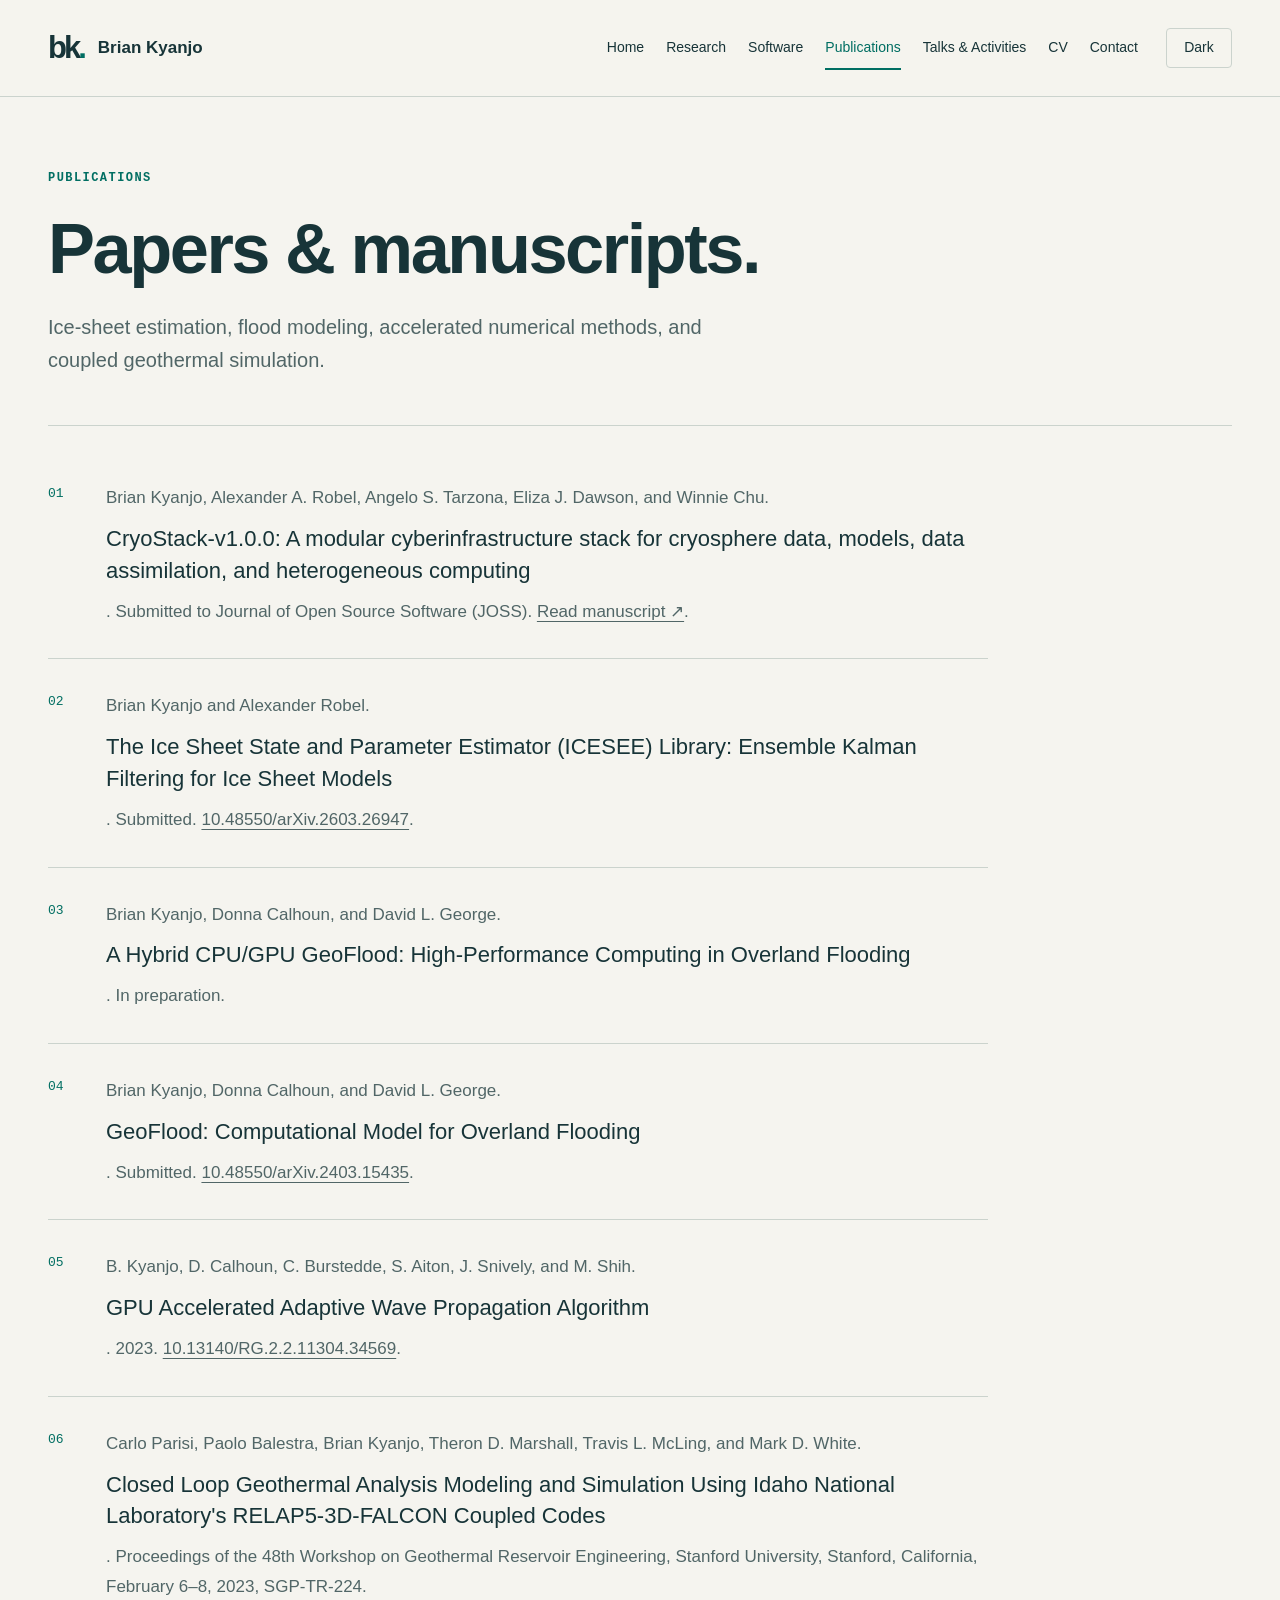
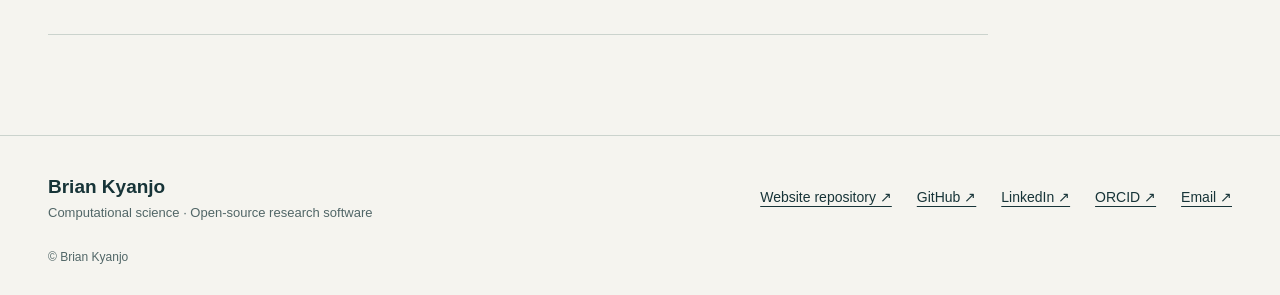
<file: publications/index.html>
<!doctype html>
<html lang="en"><head><meta charset="utf-8"><meta name="viewport" content="width=device-width,initial-scale=1">
<title>Publications | Brian Kyanjo</title><meta name="description" content="Publications and manuscripts by Brian Kyanjo. Includes submitted CryoStack, ICESEE, and GeoFlood manuscripts and work in preparation.">
<meta name="author" content="Brian Kyanjo"><meta name="color-scheme" content="light dark"><meta name="theme-color" content="#122d32">
<link rel="canonical" href="https://kyanjo.github.io/publications/"><meta property="og:type" content="website"><meta property="og:site_name" content="Brian Kyanjo"><meta property="og:title" content="Publications | Brian Kyanjo"><meta property="og:description" content="Publications and manuscripts by Brian Kyanjo. Includes submitted CryoStack, ICESEE, and GeoFlood manuscripts and work in preparation."><meta property="og:url" content="https://kyanjo.github.io/publications/"><meta name="twitter:card" content="summary"><meta name="twitter:title" content="Publications | Brian Kyanjo"><meta name="twitter:description" content="Publications and manuscripts by Brian Kyanjo. Includes submitted CryoStack, ICESEE, and GeoFlood manuscripts and work in preparation.">
<link rel="icon" href="../assets/images/favicon.svg" type="image/svg+xml"><link rel="stylesheet" href="../assets/css/main.css"><script src="../assets/js/theme.js"></script><script src="../assets/js/main.js" defer></script>
<script type="application/ld+json"><!--gen:json-ld-->{"@context": "https://schema.org", "@type": "Person", "name": "Brian Kyanjo", "url": "https://kyanjo.github.io/", "jobTitle": ["Research Scientist II", "Research Software Engineer"], "affiliation": {"@type": "Organization", "name": "School of Earth and Atmospheric Sciences", "parentOrganization": {"@type": "Organization", "name": "Georgia Institute of Technology"}}, "sameAs": ["https://github.com/KYANJO", "https://orcid.org/0000-0002-0995-1051", "https://linkedin.com/in/kyanjo-brian"]}<!--/gen:json-ld--></script>
</head><body>
<a class="skip-link" href="#main">Skip to content</a><header class="site-header"><div class="header-inner"><a class="brand" href="../" aria-label="Brian Kyanjo home"><span class="monogram" aria-hidden="true">bk<span>.</span></span><span>Brian Kyanjo</span></a><button class="menu-toggle" aria-controls="navigation" aria-expanded="false" hidden>Menu</button><nav id="navigation" aria-label="Main navigation"><a href="../">Home</a><a href="../research/">Research</a><a href="../software/">Software</a><a href="../publications/" aria-current="page">Publications</a><a href="../talks/">Talks & Activities</a><a href="../cv/">CV</a><a href="../contact/">Contact</a></nav><button class="theme-toggle" aria-label="Switch color theme" hidden>Theme</button></div></header>
<main id="main"><div class="page-intro"><p class="eyebrow">Publications</p><h1>Papers & manuscripts.</h1><p class="lead">Ice-sheet estimation, flood modeling, accelerated numerical methods, and coupled geothermal simulation.</p></div><div class="publication-list"><!--gen:publications-list--><ul class="record-list"> <li> Brian Kyanjo, Alexander A. Robel, Angelo S. Tarzona, Eliza J. Dawson, and Winnie Chu. <em>CryoStack-v1.0.0: A modular cyberinfrastructure stack for cryosphere data, models, data assimilation, and heterogeneous computing</em>. Submitted to Journal of Open Source Software (JOSS). <a href="https://github.com/ICESEE-project/CryoStack/blob/joss-v1.0.0/paper/paper.md">Read manuscript ↗</a>. </li><li> Brian Kyanjo and Alexander Robel. <em>The Ice Sheet State and Parameter Estimator (ICESEE) Library: Ensemble Kalman Filtering for Ice Sheet Models</em>. Submitted. <a href="https://doi.org/10.48550/arXiv.2603.26947">10.48550/arXiv.2603.26947</a>. </li><li> Brian Kyanjo, Donna Calhoun, and David L. George. <em>A Hybrid CPU/GPU GeoFlood: High-Performance Computing in Overland Flooding</em>. In preparation. </li><li> Brian Kyanjo, Donna Calhoun, and David L. George. <em>GeoFlood: Computational Model for Overland Flooding</em>. Submitted. <a href="https://doi.org/10.48550/arXiv.2403.15435">10.48550/arXiv.2403.15435</a>. </li><li> B. Kyanjo, D. Calhoun, C. Burstedde, S. Aiton, J. Snively, and M. Shih. <em>GPU Accelerated Adaptive Wave Propagation Algorithm</em>. 2023. <a href="https://doi.org/10.13140/RG.2.2.11304.34569">10.13140/RG.2.2.11304.34569</a>. </li><li> Carlo Parisi, Paolo Balestra, Brian Kyanjo, Theron D. Marshall, Travis L. McLing, and Mark D. White. <em>Closed Loop Geothermal Analysis Modeling and Simulation Using Idaho National Laboratory&#x27;s RELAP5-3D-FALCON Coupled Codes</em>. Proceedings of the 48th Workshop on Geothermal Reservoir Engineering, Stanford University, Stanford, California, February 6–8, 2023, SGP-TR-224. </li></ul><!--/gen:publications-list--></div></main><footer><div><a class="footer-name" href="../">Brian Kyanjo</a><p>Computational science · Open-source research software</p></div><div class="footer-links"><!--gen:footer-links--><a href="https://github.com/KYANJO/kyanjo.github.io">Website repository ↗</a><a href="https://github.com/KYANJO">GitHub ↗</a><a href="https://linkedin.com/in/kyanjo-brian">LinkedIn ↗</a><a href="https://orcid.org/0000-0002-0995-1051">ORCID ↗</a><a href="mailto:bkyanjo3@gatech.edu">Email ↗</a><!--/gen:footer-links--></div><p class="footer-note">© Brian Kyanjo</p></footer></body></html>
</file>
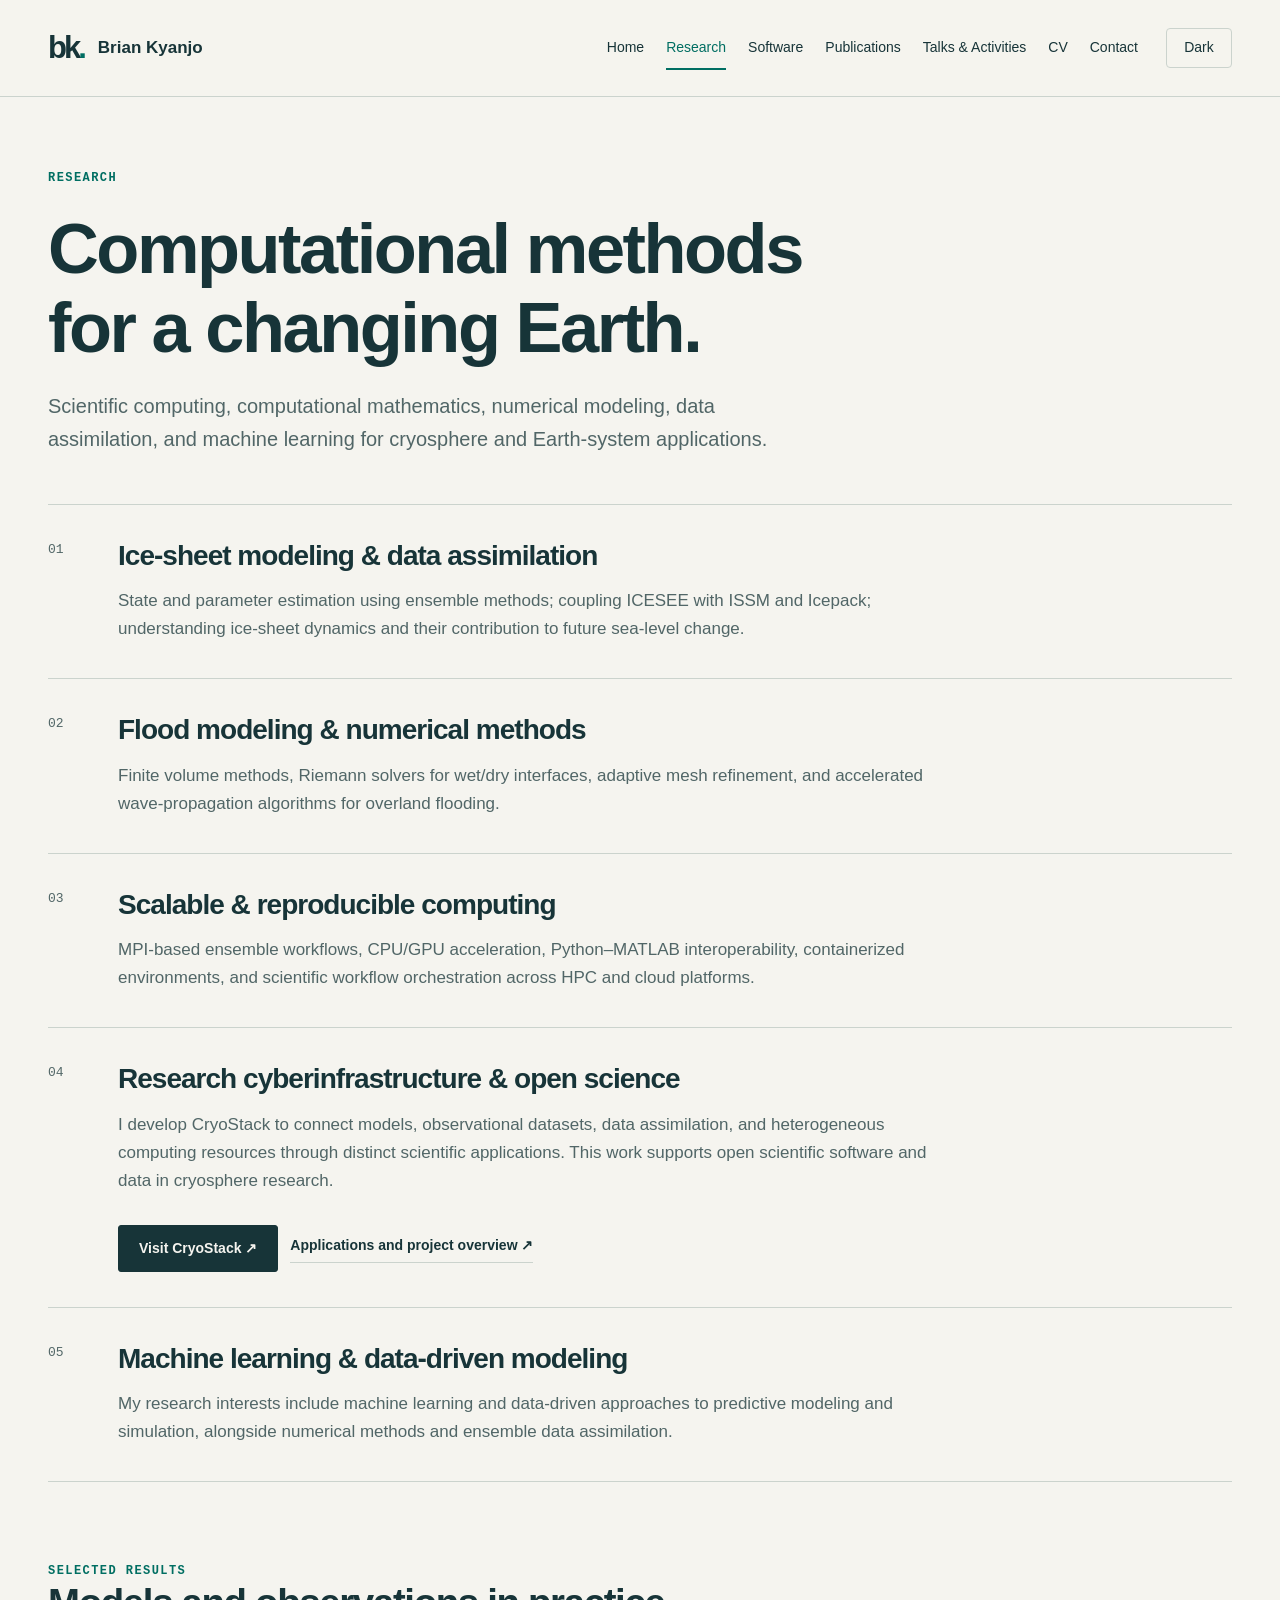
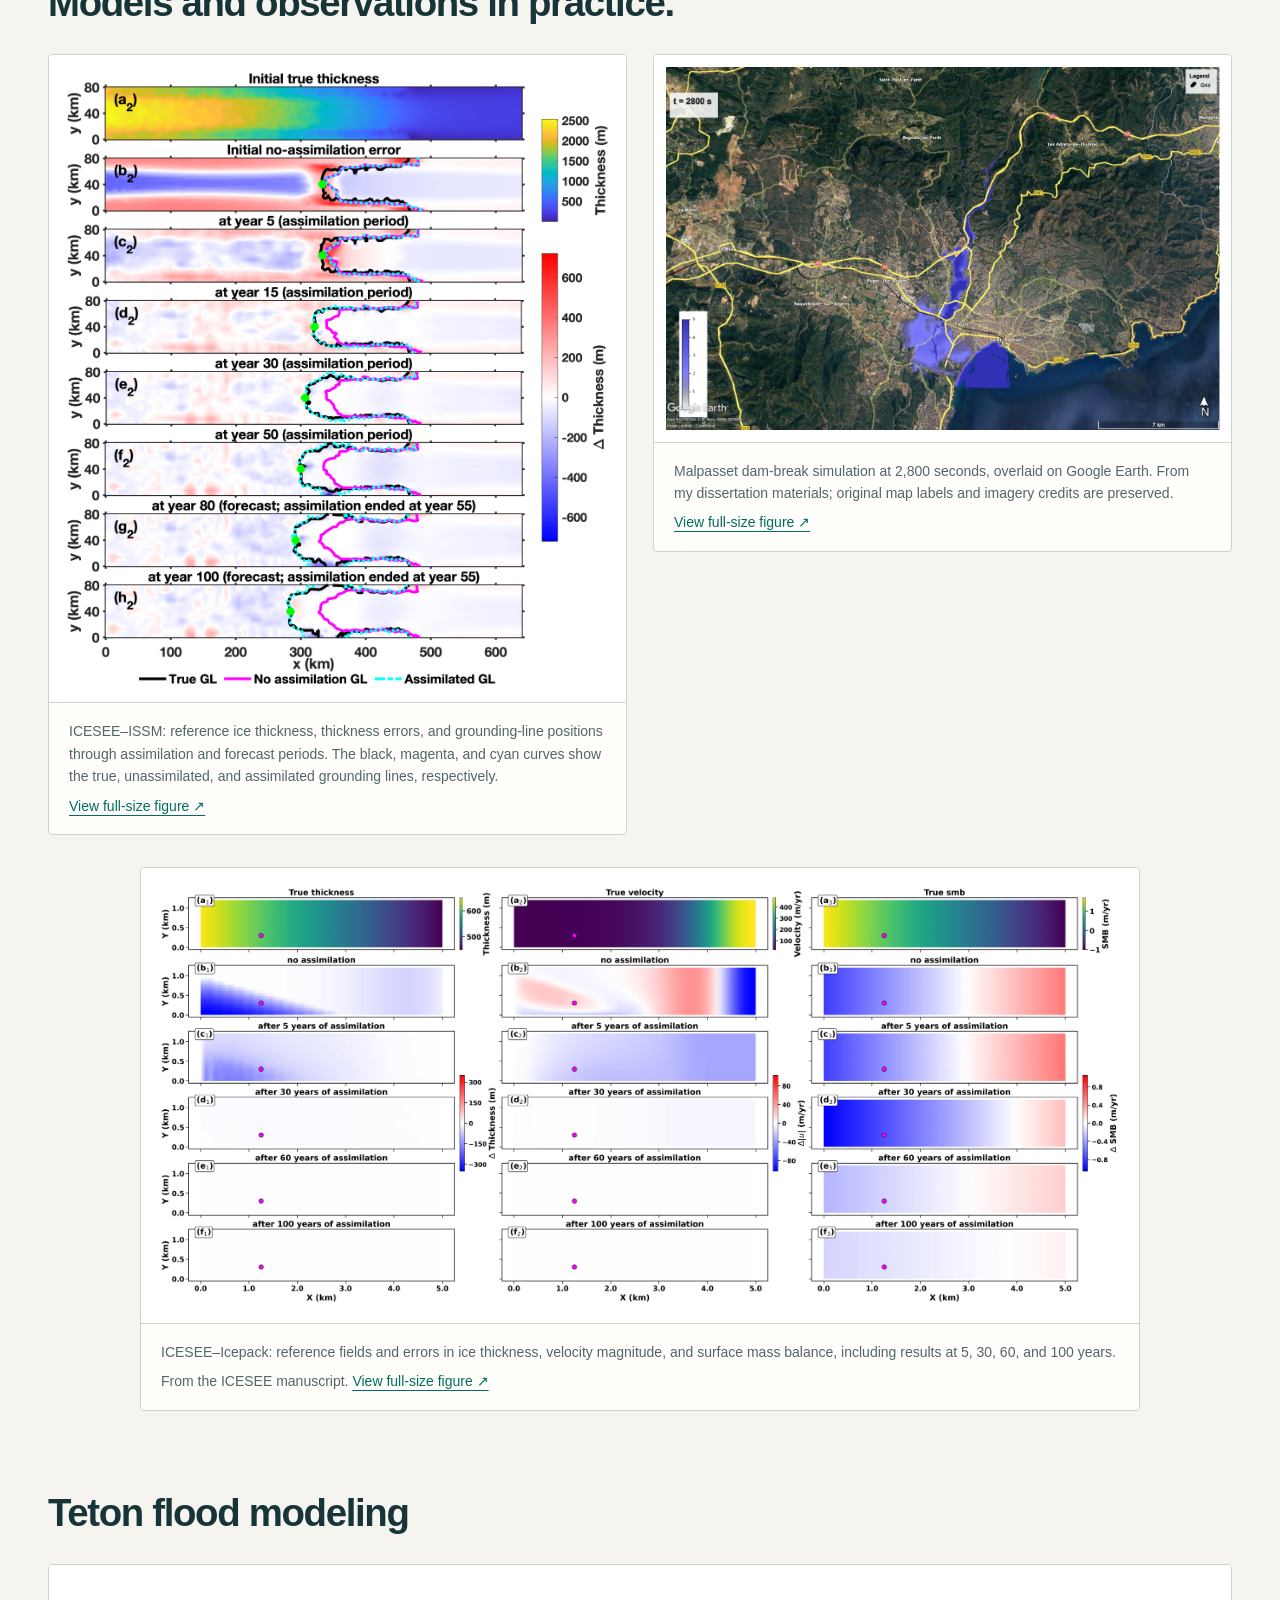
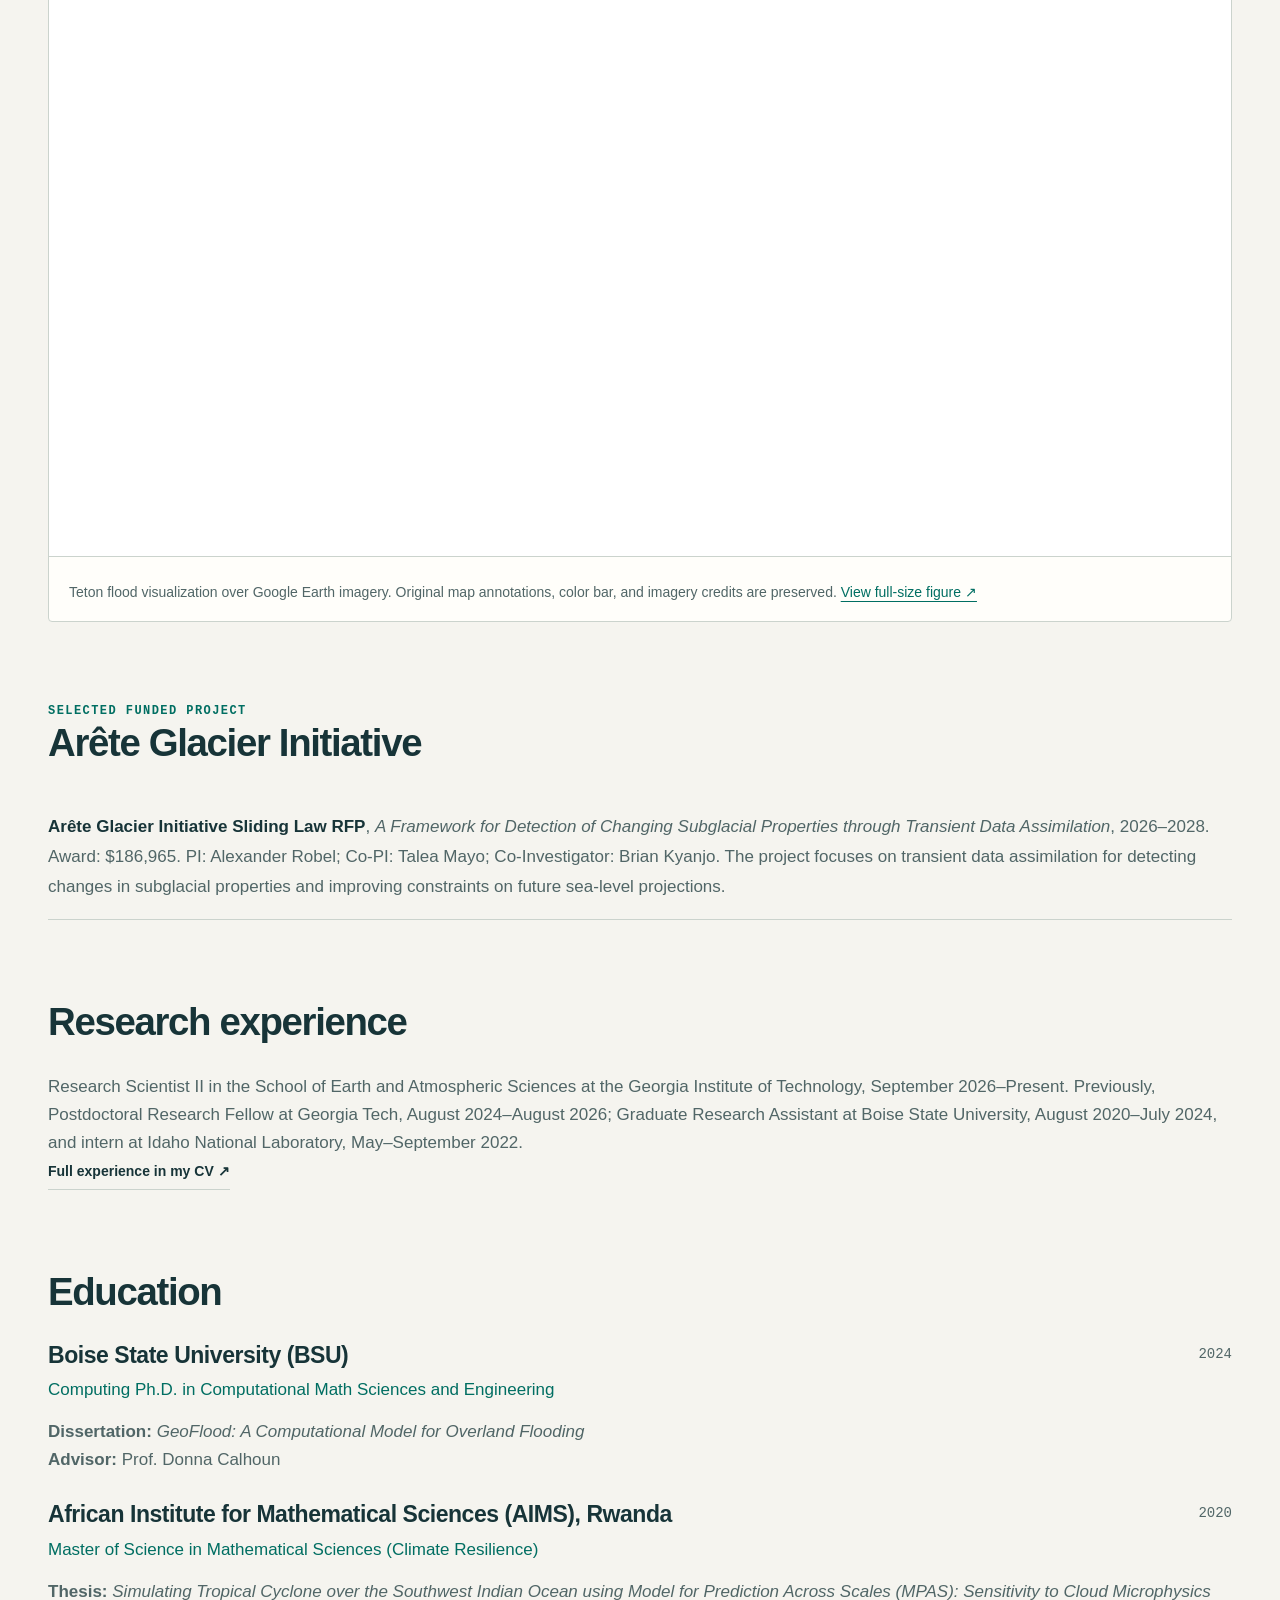
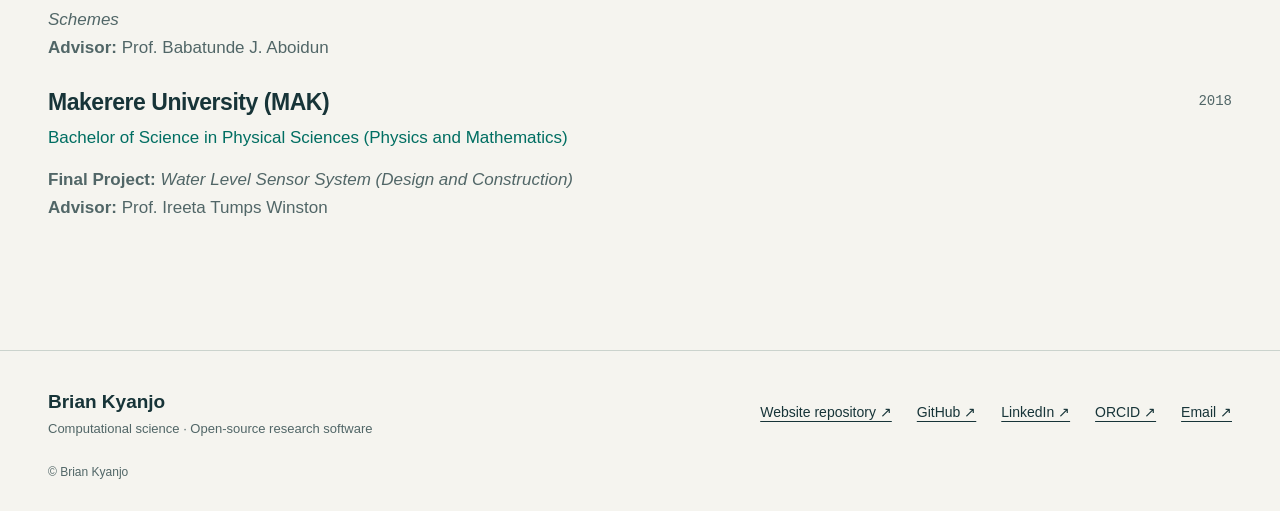
<file: research/index.html>
<!doctype html>
<html lang="en"><head><meta charset="utf-8"><meta name="viewport" content="width=device-width,initial-scale=1">
<title>Research | Brian Kyanjo</title><meta name="description" content="Research by Brian Kyanjo: ice-sheet data assimilation, overland flood modeling, and scalable scientific computing.">
<meta name="author" content="Brian Kyanjo"><meta name="color-scheme" content="light dark"><meta name="theme-color" content="#122d32">
<link rel="canonical" href="https://kyanjo.github.io/research/"><meta property="og:type" content="website"><meta property="og:site_name" content="Brian Kyanjo"><meta property="og:title" content="Research | Brian Kyanjo"><meta property="og:description" content="Research by Brian Kyanjo: ice-sheet data assimilation, overland flood modeling, and scalable scientific computing."><meta property="og:url" content="https://kyanjo.github.io/research/"><meta name="twitter:card" content="summary"><meta name="twitter:title" content="Research | Brian Kyanjo"><meta name="twitter:description" content="Research by Brian Kyanjo: ice-sheet data assimilation, overland flood modeling, and scalable scientific computing.">
<link rel="icon" href="../assets/images/favicon.svg" type="image/svg+xml"><link rel="stylesheet" href="../assets/css/main.css"><script src="../assets/js/theme.js"></script><script src="../assets/js/main.js" defer></script>
<script type="application/ld+json"><!--gen:json-ld-->{"@context": "https://schema.org", "@type": "Person", "name": "Brian Kyanjo", "url": "https://kyanjo.github.io/", "jobTitle": ["Research Scientist II", "Research Software Engineer"], "affiliation": {"@type": "Organization", "name": "School of Earth and Atmospheric Sciences", "parentOrganization": {"@type": "Organization", "name": "Georgia Institute of Technology"}}, "sameAs": ["https://github.com/KYANJO", "https://orcid.org/0000-0002-0995-1051", "https://linkedin.com/in/kyanjo-brian"]}<!--/gen:json-ld--></script>
</head><body>
<a class="skip-link" href="#main">Skip to content</a><header class="site-header"><div class="header-inner"><a class="brand" href="../" aria-label="Brian Kyanjo home"><span class="monogram" aria-hidden="true">bk<span>.</span></span><span>Brian Kyanjo</span></a><button class="menu-toggle" aria-controls="navigation" aria-expanded="false" hidden>Menu</button><nav id="navigation" aria-label="Main navigation"><a href="../">Home</a><a href="../research/" aria-current="page">Research</a><a href="../software/">Software</a><a href="../publications/">Publications</a><a href="../talks/">Talks & Activities</a><a href="../cv/">CV</a><a href="../contact/">Contact</a></nav><button class="theme-toggle" aria-label="Switch color theme" hidden>Theme</button></div></header>
<main id="main"><div class="page-intro"><p class="eyebrow">Research</p><h1>Computational methods<br>for a changing Earth.</h1><p class="lead">Scientific computing, computational mathematics, numerical modeling, data assimilation, and machine learning for cryosphere and Earth-system applications.</p></div><div class="theme-list"><article><span class="project-number">01</span><div><h2>Ice-sheet modeling & data assimilation</h2><p>State and parameter estimation using ensemble methods; coupling ICESEE with ISSM and Icepack; understanding ice-sheet dynamics and their contribution to future sea-level change.</p></div></article><article><span class="project-number">02</span><div><h2>Flood modeling & numerical methods</h2><p>Finite volume methods, Riemann solvers for wet/dry interfaces, adaptive mesh refinement, and accelerated wave-propagation algorithms for overland flooding.</p></div></article><article><span class="project-number">03</span><div><h2>Scalable & reproducible computing</h2><p>MPI-based ensemble workflows, CPU/GPU acceleration, Python–MATLAB interoperability, containerized environments, and scientific workflow orchestration across HPC and cloud platforms.</p></div></article><article><span class="project-number">04</span><div><h2>Research cyberinfrastructure &amp; open science</h2><p>I develop CryoStack to connect models, observational datasets, data assimilation, and heterogeneous computing resources through distinct scientific applications. This work supports open scientific software and data in cryosphere research.</p><div class="actions"><a class="button primary" href="https://cryostack.eas.gatech.edu/">Visit CryoStack ↗</a><a class="text-link" href="../software/#cryostack">Applications and project overview ↗</a></div></div></article><article><span class="project-number">05</span><div><h2>Machine learning &amp; data-driven modeling</h2><p>My research interests include machine learning and data-driven approaches to predictive modeling and simulation, alongside numerical methods and ensemble data assimilation.</p></div></article></div><section class="section research-results"><p class="eyebrow">Selected results</p><h2>Models and observations in practice.</h2><div class="results-grid"><figure class="research-figure "><a href="../assets/images/research/icesee-thickness-grounding-line.png" aria-label="Open full-size figure: Reference ice thickness and errors through assimilation and forecast periods, with grounding-line positions"><img src="../assets/images/research/icesee-thickness-grounding-line.png" alt="Reference ice thickness and errors through assimilation and forecast periods, with grounding-line positions" loading="lazy" decoding="async" width="2496" height="2819"></a><figcaption>ICESEE–ISSM: reference ice thickness, thickness errors, and grounding-line positions through assimilation and forecast periods. The black, magenta, and cyan curves show the true, unassimilated, and assimilated grounding lines, respectively. <a href="../assets/images/research/icesee-thickness-grounding-line.png">View full-size figure ↗</a></figcaption></figure><figure class="research-figure flood-figure"><a href="../assets/images/research/malpasset-flood-google-earth.png" aria-label="Open full-size figure: Malpasset flood simulation over Google Earth at 2,800 seconds, extending through Fréjus to the coast"><img src="../assets/images/research/malpasset-flood-google-earth.png" alt="Malpasset flood simulation over Google Earth at 2,800 seconds, extending through Fréjus to the coast" width="1443" height="966" loading="lazy" decoding="async"></a><figcaption>Malpasset dam-break simulation at 2,800 seconds, overlaid on Google Earth. From my dissertation materials; original map labels and imagery credits are preserved. <a href="../assets/images/research/malpasset-flood-google-earth.png">View full-size figure ↗</a></figcaption></figure></div><figure class="research-figure wide-result"><a href="../assets/images/research/icesee-state-parameter-estimation.png" aria-label="Open full-size figure: Ice thickness, velocity magnitude, and surface mass balance reference fields and errors over 100 years"><img src="../assets/images/research/icesee-state-parameter-estimation.png" alt="Ice thickness, velocity magnitude, and surface mass balance reference fields and errors over 100 years" loading="lazy" decoding="async" width="9032" height="3934"></a><figcaption>ICESEE–Icepack: reference fields and errors in ice thickness, velocity magnitude, and surface mass balance, including results at 5, 30, 60, and 100 years. From the ICESEE manuscript. <a href="../assets/images/research/icesee-state-parameter-estimation.png">View full-size figure ↗</a></figcaption></figure></section><section class="section"><h2>Teton flood modeling</h2><figure class="research-figure flood-figure"><a href="../assets/images/research/teton-flood-google-earth.png" aria-label="Open full-size figure: Teton flood simulation over Google Earth imagery near Rexburg, with a blue flood overlay and red boundary"><img src="../assets/images/research/teton-flood-google-earth.png" alt="Teton flood simulation over Google Earth imagery near Rexburg, with a blue flood overlay and red boundary" width="3052" height="1528" loading="lazy" decoding="async"></a><figcaption>Teton flood visualization over Google Earth imagery. Original map annotations, color bar, and imagery credits are preserved. <a href="../assets/images/research/teton-flood-google-earth.png">View full-size figure ↗</a></figcaption></figure></section><section class="section" id="funded-project"><p class="eyebrow">Selected funded project</p><h2>Arête Glacier Initiative</h2><!--gen:research-funded-project--><ul class="record-list"> <li> <strong>Arête Glacier Initiative Sliding Law RFP</strong>, <em>A Framework for Detection of Changing Subglacial Properties through Transient Data Assimilation</em>, 2026–2028.<br> Award: $186,965. PI: Alexander Robel; Co-PI: Talea Mayo; Co-Investigator: Brian Kyanjo. The project focuses on transient data assimilation for detecting changes in subglacial properties and improving constraints on future sea-level projections. </li></ul><!--/gen:research-funded-project--></section><section class="section "><h2>Research experience</h2><p>Research Scientist II in the School of Earth and Atmospheric Sciences at the Georgia Institute of Technology, September 2026–Present. Previously, Postdoctoral Research Fellow at Georgia Tech, August 2024–August 2026; Graduate Research Assistant at Boise State University, August 2020–July 2024, and intern at Idaho National Laboratory, May–September 2022.</p><a class="text-link" href="../cv/#professional-experience">Full experience in my CV ↗</a></section><section class="section "><h2>Education</h2><!--gen:research-education--><article class="entry"><div class="entry-heading"><h3>Boise State University (BSU)</h3><span class="date">2024</span></div><p class="role">Computing Ph.D. in Computational Math Sciences and Engineering</p><div><strong>Dissertation:</strong> <em>GeoFlood: A Computational Model for Overland Flooding</em><br> <strong>Advisor:</strong> Prof. Donna Calhoun</div></article> <article class="entry"><div class="entry-heading"><h3>African Institute for Mathematical Sciences (AIMS), Rwanda</h3><span class="date">2020</span></div><p class="role">Master of Science in Mathematical Sciences (Climate Resilience)</p><div><strong>Thesis:</strong> <em>Simulating Tropical Cyclone over the Southwest Indian Ocean using Model for Prediction Across Scales (MPAS): Sensitivity to Cloud Microphysics Schemes</em><br> <strong>Advisor:</strong> Prof. Babatunde J. Aboidun</div></article> <article class="entry"><div class="entry-heading"><h3>Makerere University (MAK)</h3><span class="date">2018</span></div><p class="role">Bachelor of Science in Physical Sciences (Physics and Mathematics)</p><div><strong>Final Project:</strong> <em>Water Level Sensor System (Design and Construction)</em><br> <strong>Advisor:</strong> Prof. Ireeta Tumps Winston</div></article><!--/gen:research-education--></section></main><footer><div><a class="footer-name" href="../">Brian Kyanjo</a><p>Computational science · Open-source research software</p></div><div class="footer-links"><!--gen:footer-links--><a href="https://github.com/KYANJO/kyanjo.github.io">Website repository ↗</a><a href="https://github.com/KYANJO">GitHub ↗</a><a href="https://linkedin.com/in/kyanjo-brian">LinkedIn ↗</a><a href="https://orcid.org/0000-0002-0995-1051">ORCID ↗</a><a href="mailto:bkyanjo3@gatech.edu">Email ↗</a><!--/gen:footer-links--></div><p class="footer-note">© Brian Kyanjo</p></footer></body></html>
</file>
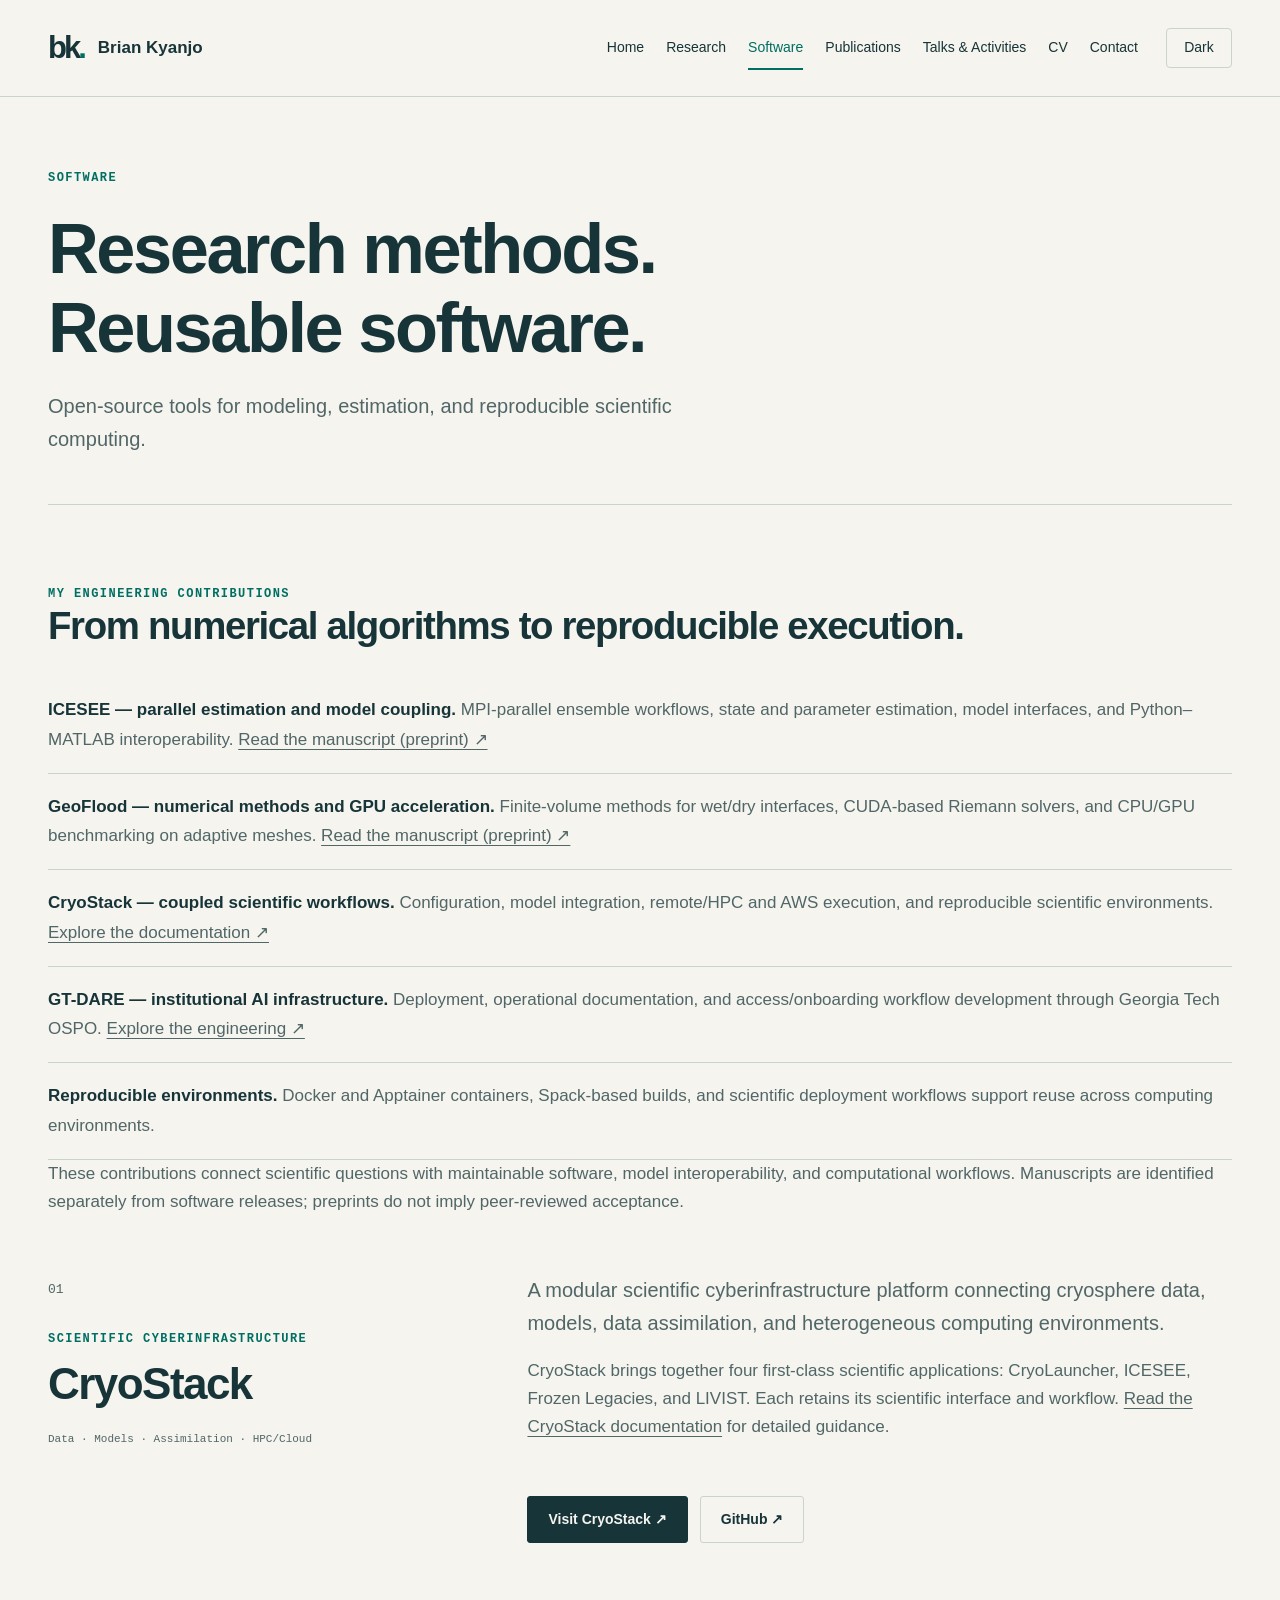
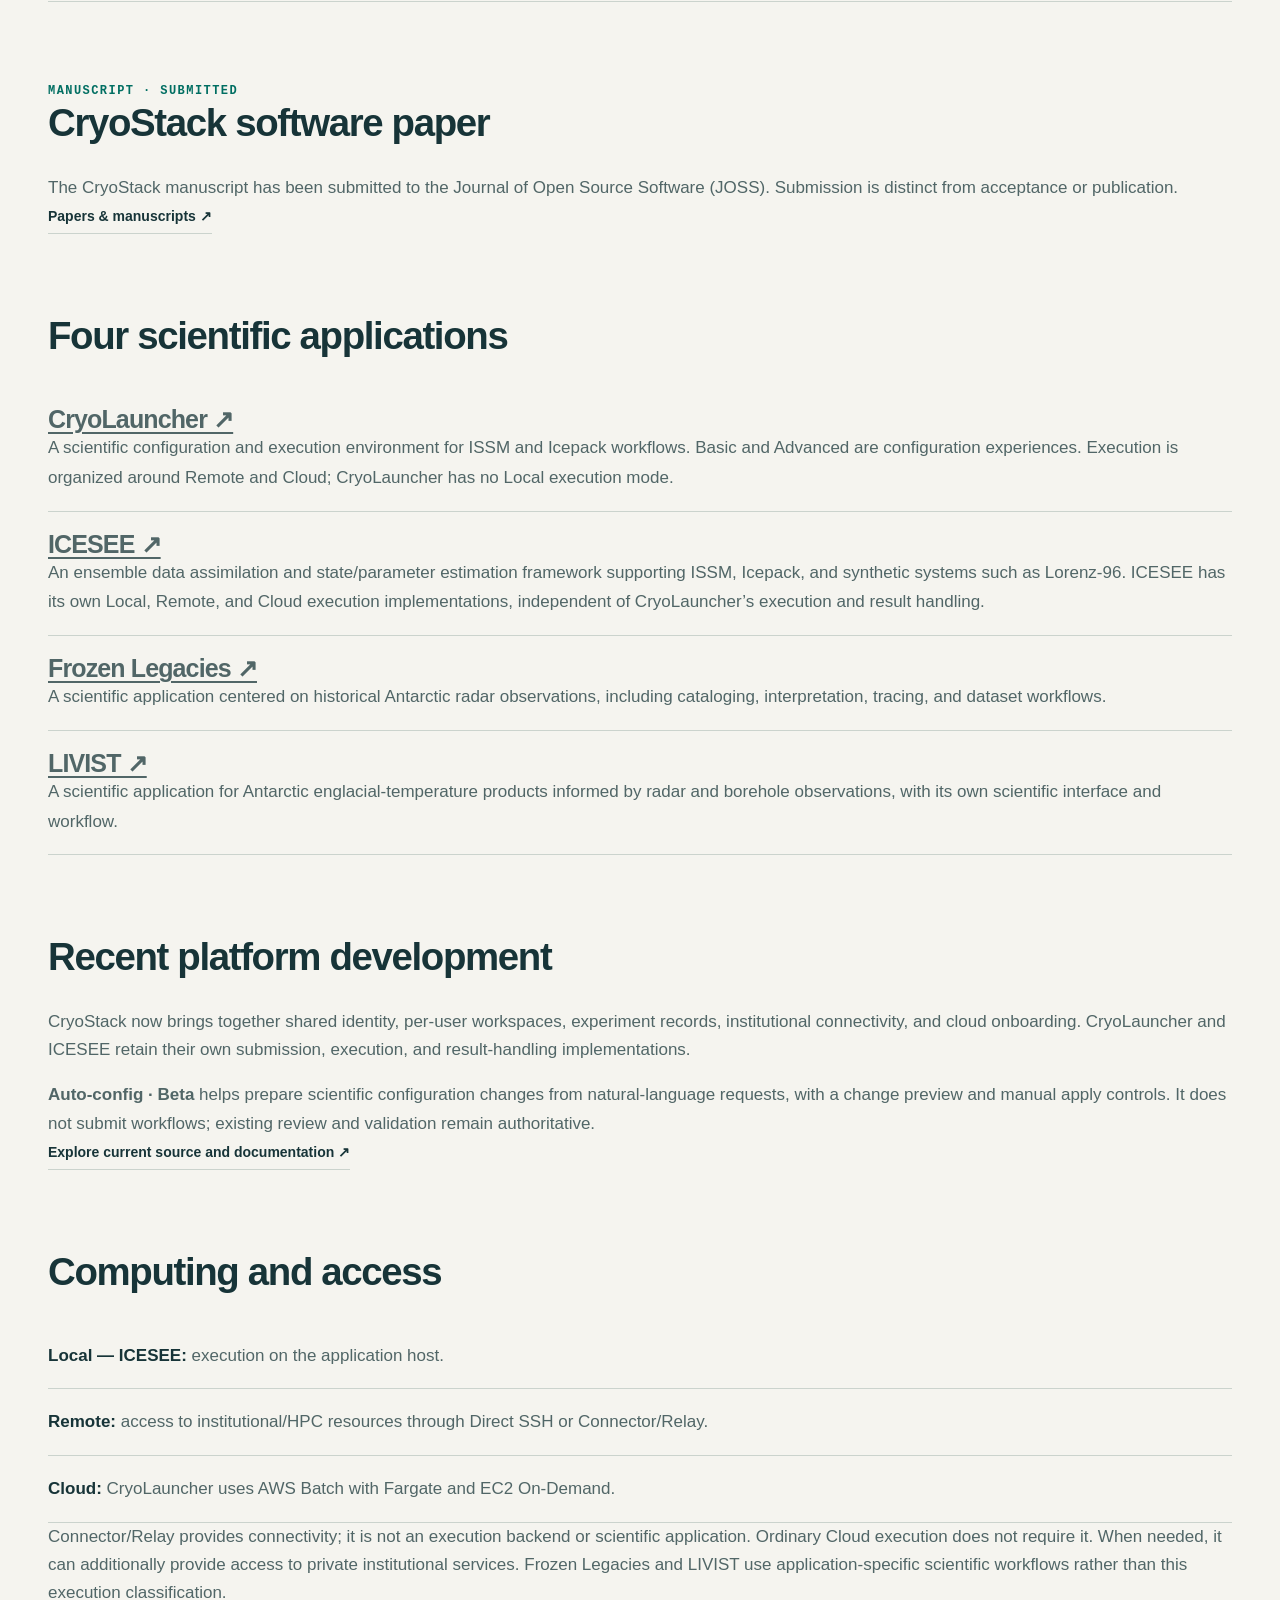
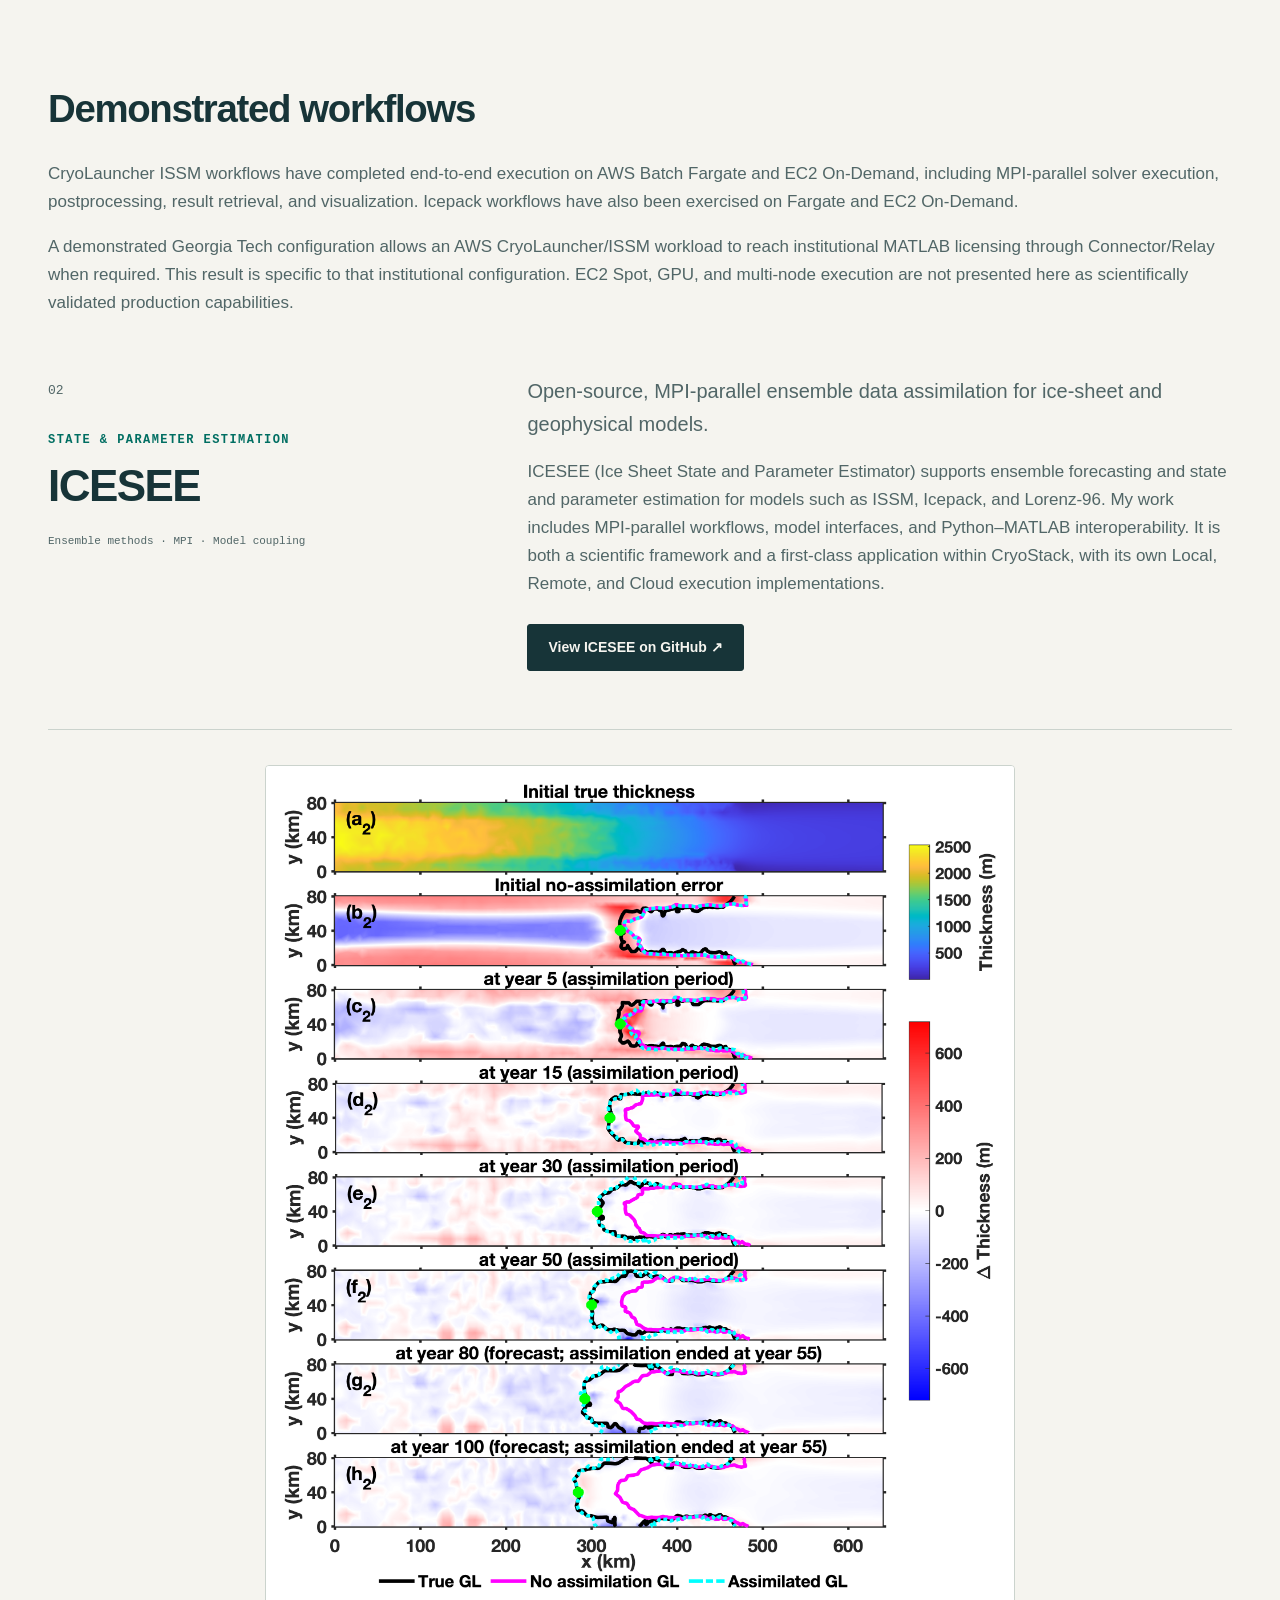
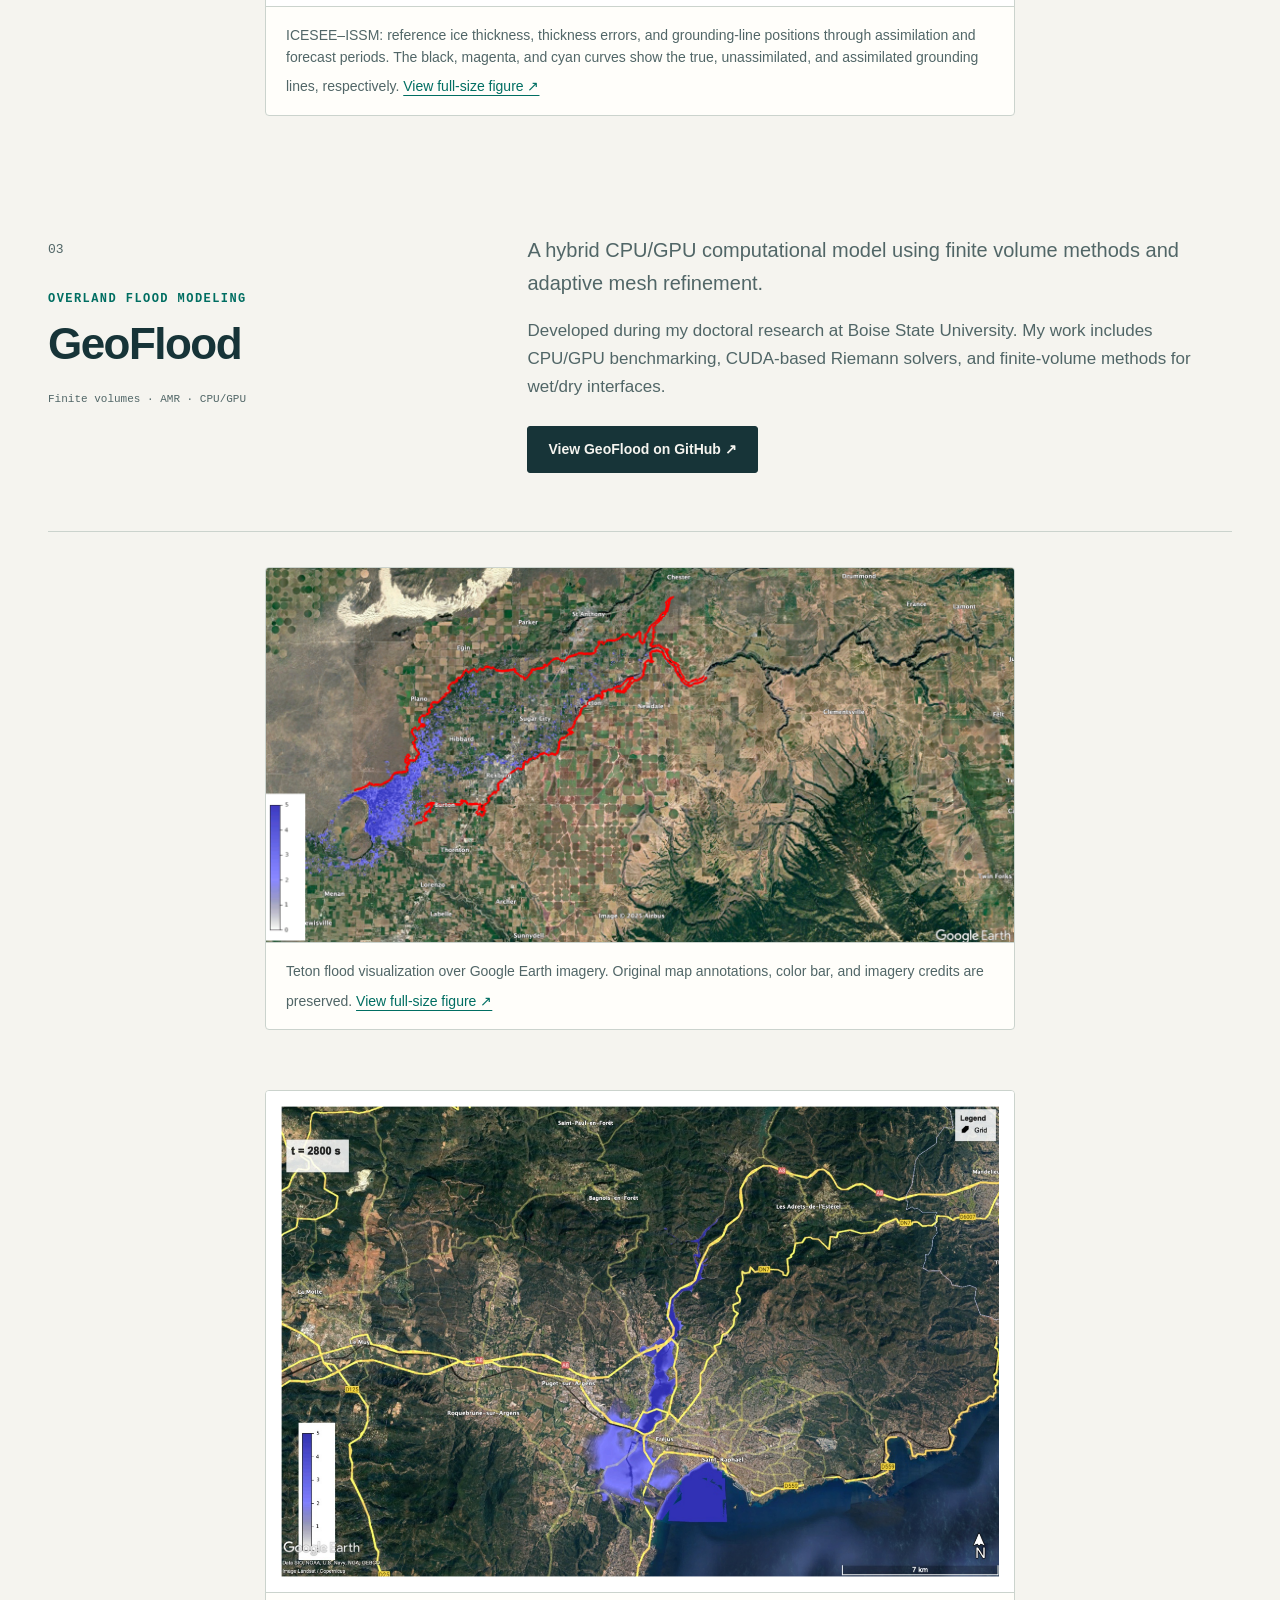
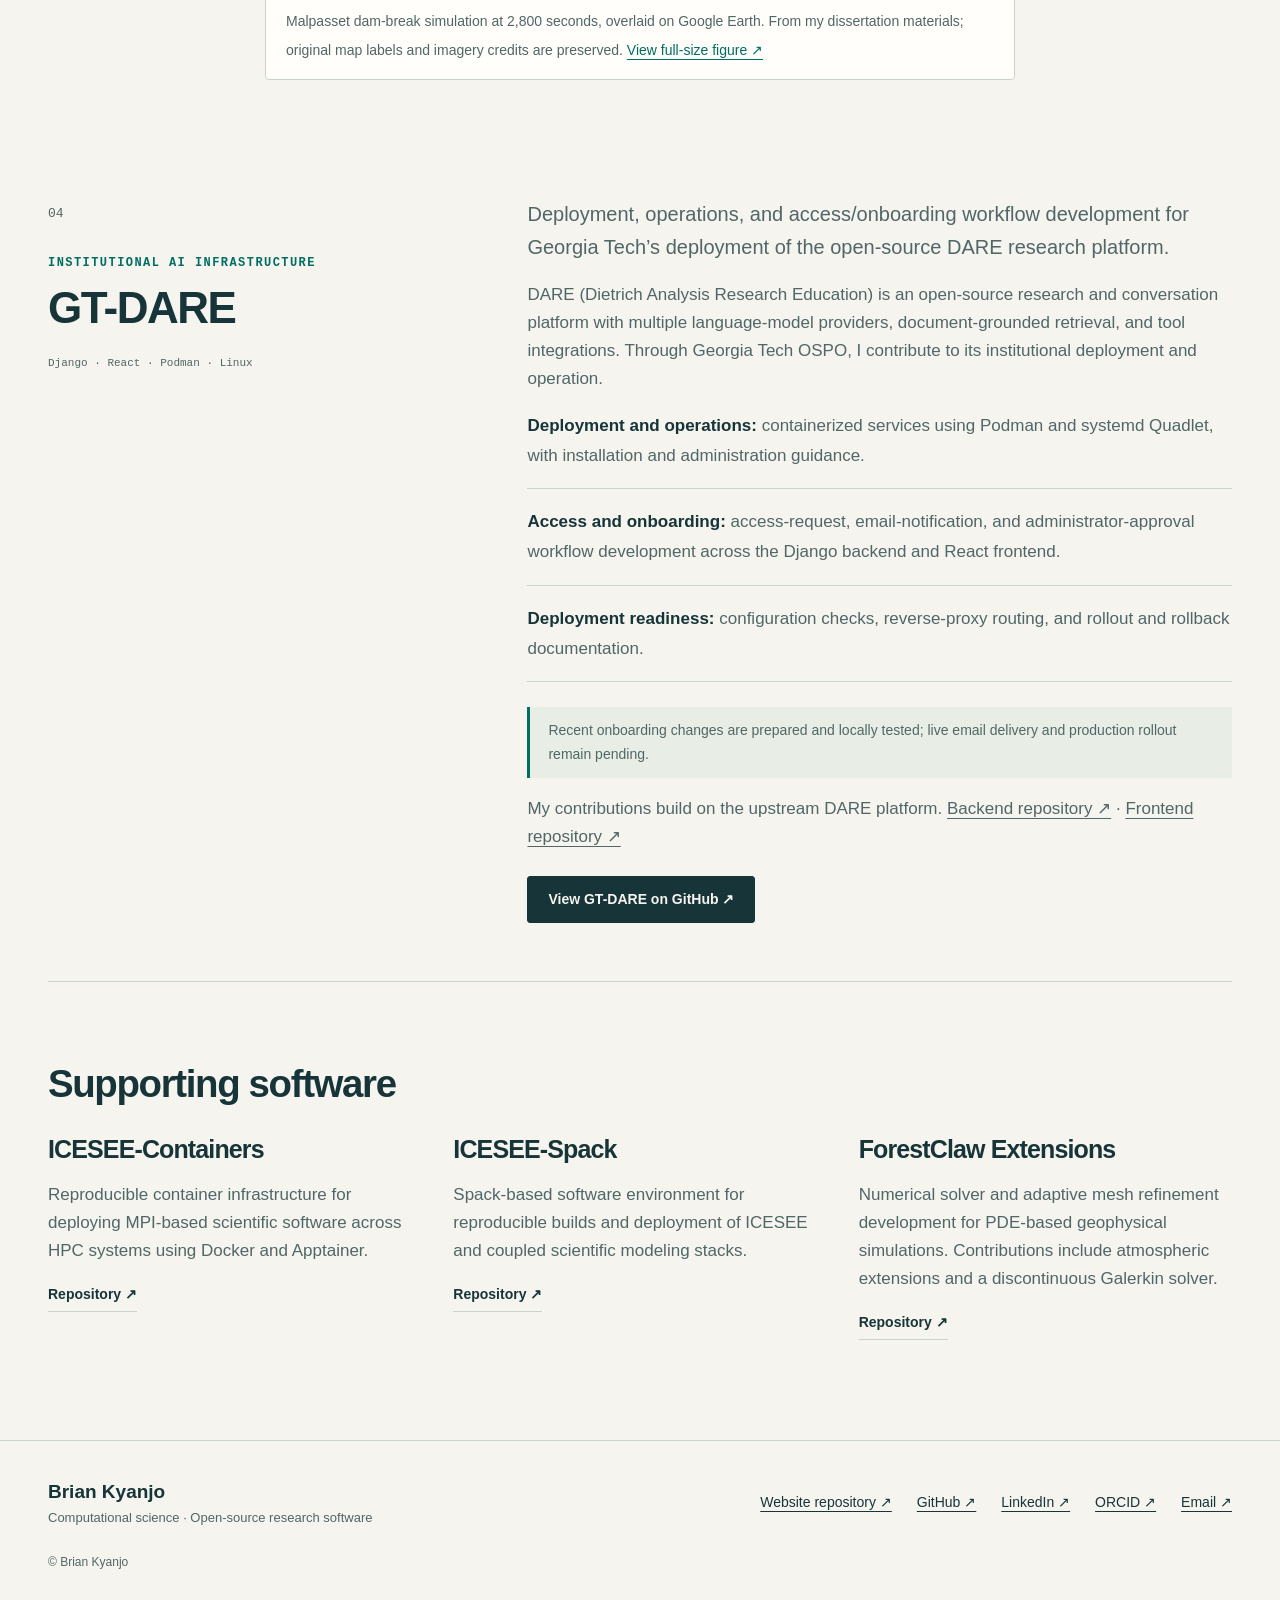
<file: software/index.html>
<!doctype html>
<html lang="en"><head><meta charset="utf-8"><meta name="viewport" content="width=device-width,initial-scale=1">
<title>Software | Brian Kyanjo</title><meta name="description" content="ICESEE, CryoStack, GeoFlood, and supporting open-source scientific software developed by Brian Kyanjo.">
<meta name="author" content="Brian Kyanjo"><meta name="color-scheme" content="light dark"><meta name="theme-color" content="#122d32">
<link rel="canonical" href="https://kyanjo.github.io/software/"><meta property="og:type" content="website"><meta property="og:site_name" content="Brian Kyanjo"><meta property="og:title" content="Software | Brian Kyanjo"><meta property="og:description" content="ICESEE, CryoStack, GeoFlood, and supporting open-source scientific software developed by Brian Kyanjo."><meta property="og:url" content="https://kyanjo.github.io/software/"><meta name="twitter:card" content="summary"><meta name="twitter:title" content="Software | Brian Kyanjo"><meta name="twitter:description" content="ICESEE, CryoStack, GeoFlood, and supporting open-source scientific software developed by Brian Kyanjo.">
<link rel="icon" href="../assets/images/favicon.svg" type="image/svg+xml"><link rel="stylesheet" href="../assets/css/main.css"><script src="../assets/js/theme.js"></script><script src="../assets/js/main.js" defer></script>
<script type="application/ld+json"><!--gen:json-ld-->{"@context": "https://schema.org", "@type": "Person", "name": "Brian Kyanjo", "url": "https://kyanjo.github.io/", "jobTitle": ["Research Scientist II", "Research Software Engineer"], "affiliation": {"@type": "Organization", "name": "School of Earth and Atmospheric Sciences", "parentOrganization": {"@type": "Organization", "name": "Georgia Institute of Technology"}}, "sameAs": ["https://github.com/KYANJO", "https://orcid.org/0000-0002-0995-1051", "https://linkedin.com/in/kyanjo-brian"]}<!--/gen:json-ld--></script>
</head><body>
<a class="skip-link" href="#main">Skip to content</a><header class="site-header"><div class="header-inner"><a class="brand" href="../" aria-label="Brian Kyanjo home"><span class="monogram" aria-hidden="true">bk<span>.</span></span><span>Brian Kyanjo</span></a><button class="menu-toggle" aria-controls="navigation" aria-expanded="false" hidden>Menu</button><nav id="navigation" aria-label="Main navigation"><a href="../">Home</a><a href="../research/">Research</a><a href="../software/" aria-current="page">Software</a><a href="../publications/">Publications</a><a href="../talks/">Talks & Activities</a><a href="../cv/">CV</a><a href="../contact/">Contact</a></nav><button class="theme-toggle" aria-label="Switch color theme" hidden>Theme</button></div></header>
<main id="main"><div class="page-intro"><p class="eyebrow">Software</p><h1>Research methods.<br>Reusable software.</h1><p class="lead">Open-source tools for modeling, estimation, and reproducible scientific computing.</p></div><section class="section" id="engineering"><p class="eyebrow">My engineering contributions</p><h2>From numerical algorithms to reproducible execution.</h2><ul class="record-list"><li><strong>ICESEE — parallel estimation and model coupling.</strong> MPI-parallel ensemble workflows, state and parameter estimation, model interfaces, and Python–MATLAB interoperability. <a href="https://doi.org/10.48550/arXiv.2603.26947">Read the manuscript (preprint) ↗</a></li><li><strong>GeoFlood — numerical methods and GPU acceleration.</strong> Finite-volume methods for wet/dry interfaces, CUDA-based Riemann solvers, and CPU/GPU benchmarking on adaptive meshes. <a href="https://doi.org/10.48550/arXiv.2403.15435">Read the manuscript (preprint) ↗</a></li><li><strong>CryoStack — coupled scientific workflows.</strong> Configuration, model integration, remote/HPC and AWS execution, and reproducible scientific environments. <a href="https://cryostack.eas.gatech.edu/documentation">Explore the documentation ↗</a></li><li><strong>GT-DARE — institutional AI infrastructure.</strong> Deployment, operational documentation, and access/onboarding workflow development through Georgia Tech OSPO. <a href="#gt-dare">Explore the engineering ↗</a></li><li><strong>Reproducible environments.</strong> Docker and Apptainer containers, Spack-based builds, and scientific deployment workflows support reuse across computing environments.</li></ul><p>These contributions connect scientific questions with maintainable software, model interoperability, and computational workflows. Manuscripts are identified separately from software releases; preprints do not imply peer-reviewed acceptance.</p></section><section class="software-detail" id="cryostack"><!--gen:sw-cryostack-detail--><div><span class="project-number">01</span><p class="eyebrow">Scientific cyberinfrastructure</p><h2>CryoStack</h2><p class="tags">Data · Models · Assimilation · HPC/Cloud</p></div><div><p class="lead">A modular scientific cyberinfrastructure platform connecting cryosphere data, models, data assimilation, and heterogeneous computing environments.</p><p>CryoStack brings together four first-class scientific applications: CryoLauncher, ICESEE, Frozen Legacies, and LIVIST. Each retains its scientific interface and workflow. <a href="https://cryostack.eas.gatech.edu/documentation">Read the CryoStack documentation</a> for detailed guidance.</p><div class="actions"><a class="button primary" href="https://cryostack.eas.gatech.edu/">Visit CryoStack ↗</a><a class="button" href="https://github.com/ICESEE-project/CryoStack">GitHub ↗</a></div></div><!--/gen:sw-cryostack-detail--></section>
<section class="section" id="cryostack-paper"><p class="eyebrow">Manuscript · Submitted</p><h2>CryoStack software paper</h2><p>The CryoStack manuscript has been submitted to the Journal of Open Source Software (JOSS). Submission is distinct from acceptance or publication.</p><a class="text-link" href="../publications/">Papers &amp; manuscripts ↗</a></section><section class="section" id="cryostack-applications"><h2>Four scientific applications</h2><!--gen:sw-cryostack-applications--><ul class="record-list">
<li id="cryolauncher"><h3><a href="https://cryostack.eas.gatech.edu/icesheets/">CryoLauncher ↗</a></h3><p>A scientific configuration and execution environment for ISSM and Icepack workflows. Basic and Advanced are configuration experiences. Execution is organized around Remote and Cloud; CryoLauncher has no Local execution mode.</p></li>
<li><h3><a href="https://cryostack.eas.gatech.edu/icesee-gui/">ICESEE ↗</a></h3><p>An ensemble data assimilation and state/parameter estimation framework supporting ISSM, Icepack, and synthetic systems such as Lorenz-96. ICESEE has its own Local, Remote, and Cloud execution implementations, independent of CryoLauncher’s execution and result handling.</p></li>
<li id="frozen-legacies"><h3><a href="https://cryostack.eas.gatech.edu/frozen-legacies/">Frozen Legacies ↗</a></h3><p>A scientific application centered on historical Antarctic radar observations, including cataloging, interpretation, tracing, and dataset workflows.</p></li>
<li id="livist"><h3><a href="https://cryostack.eas.gatech.edu/livist/">LIVIST ↗</a></h3><p>A scientific application for Antarctic englacial-temperature products informed by radar and borehole observations, with its own scientific interface and workflow.</p></li>
</ul><!--/gen:sw-cryostack-applications--></section>
<section class="section" id="platform-development"><h2>Recent platform development</h2><p>CryoStack now brings together shared identity, per-user workspaces, experiment records, institutional connectivity, and cloud onboarding. CryoLauncher and ICESEE retain their own submission, execution, and result-handling implementations.</p><p><strong>Auto-config · Beta</strong> helps prepare scientific configuration changes from natural-language requests, with a change preview and manual apply controls. It does not submit workflows; existing review and validation remain authoritative.</p><a class="text-link" href="https://github.com/ICESEE-project/CryoStack">Explore current source and documentation ↗</a></section><section class="section" id="computing-access"><h2>Computing and access</h2><ul class="record-list">
<li><strong>Local — ICESEE:</strong> execution on the application host.</li>
<li><strong>Remote:</strong> access to institutional/HPC resources through Direct SSH or Connector/Relay.</li>
<li><strong>Cloud:</strong> CryoLauncher uses AWS Batch with Fargate and EC2 On-Demand.</li>
</ul><p>Connector/Relay provides connectivity; it is not an execution backend or scientific application. Ordinary Cloud execution does not require it. When needed, it can additionally provide access to private institutional services. Frozen Legacies and LIVIST use application-specific scientific workflows rather than this execution classification.</p></section>
<section class="section" id="demonstrated-workflows"><h2>Demonstrated workflows</h2><p>CryoLauncher ISSM workflows have completed end-to-end execution on AWS Batch Fargate and EC2 On-Demand, including MPI-parallel solver execution, postprocessing, result retrieval, and visualization. Icepack workflows have also been exercised on Fargate and EC2 On-Demand.</p><p>A demonstrated Georgia Tech configuration allows an AWS CryoLauncher/ISSM workload to reach institutional MATLAB licensing through Connector/Relay when required. This result is specific to that institutional configuration. EC2 Spot, GPU, and multi-node execution are not presented here as scientifically validated production capabilities.</p></section><section class="software-detail" id="icesee"><!--gen:sw-icesee-detail--><div><span class="project-number">02</span><p class="eyebrow">State & parameter estimation</p><h2>ICESEE</h2><p class="tags">Ensemble methods · MPI · Model coupling</p></div><div><p class="lead">Open-source, MPI-parallel ensemble data assimilation for ice-sheet and geophysical models.</p><p>ICESEE (Ice Sheet State and Parameter Estimator) supports ensemble forecasting and state and parameter estimation for models such as ISSM, Icepack, and Lorenz-96. My work includes MPI-parallel workflows, model interfaces, and Python–MATLAB interoperability. It is both a scientific framework and a first-class application within CryoStack, with its own Local, Remote, and Cloud execution implementations.</p><a class="button primary" href="https://github.com/ICESEE-project/ICESEE">View ICESEE on GitHub ↗</a></div><!--/gen:sw-icesee-detail--></section><div class="software-figure"><figure class="research-figure "><a href="../assets/images/research/icesee-thickness-grounding-line.png" aria-label="Open full-size figure: Reference ice thickness and errors through assimilation and forecast periods, with grounding-line positions"><img src="../assets/images/research/icesee-thickness-grounding-line.png" alt="Reference ice thickness and errors through assimilation and forecast periods, with grounding-line positions" loading="lazy" decoding="async" width="2496" height="2819"></a><figcaption>ICESEE–ISSM: reference ice thickness, thickness errors, and grounding-line positions through assimilation and forecast periods. The black, magenta, and cyan curves show the true, unassimilated, and assimilated grounding lines, respectively. <a href="../assets/images/research/icesee-thickness-grounding-line.png">View full-size figure ↗</a></figcaption></figure></div><section class="software-detail" id="geoflood"><!--gen:sw-geoflood-detail--><div><span class="project-number">03</span><p class="eyebrow">Overland flood modeling</p><h2>GeoFlood</h2><p class="tags">Finite volumes · AMR · CPU/GPU</p></div><div><p class="lead">A hybrid CPU/GPU computational model using finite volume methods and adaptive mesh refinement.</p><p>Developed during my doctoral research at Boise State University. My work includes CPU/GPU benchmarking, CUDA-based Riemann solvers, and finite-volume methods for wet/dry interfaces.</p><a class="button primary" href="https://github.com/KYANJO/GeoFlood">View GeoFlood on GitHub ↗</a></div><!--/gen:sw-geoflood-detail--></section><div class="software-figure"><figure class="research-figure flood-figure"><a href="../assets/images/research/teton-flood-google-earth.png" aria-label="Open full-size figure: Teton flood simulation over Google Earth imagery near Rexburg, with a blue flood overlay and red boundary"><img src="../assets/images/research/teton-flood-google-earth.png" alt="Teton flood simulation over Google Earth imagery near Rexburg, with a blue flood overlay and red boundary" width="3052" height="1528" loading="lazy" decoding="async"></a><figcaption>Teton flood visualization over Google Earth imagery. Original map annotations, color bar, and imagery credits are preserved. <a href="../assets/images/research/teton-flood-google-earth.png">View full-size figure ↗</a></figcaption></figure></div><div class="software-figure"><figure class="research-figure flood-figure"><a href="../assets/images/research/malpasset-flood-google-earth.png" aria-label="Open full-size figure: Malpasset flood simulation over Google Earth at 2,800 seconds, extending through Fréjus to the coast"><img src="../assets/images/research/malpasset-flood-google-earth.png" alt="Malpasset flood simulation over Google Earth at 2,800 seconds, extending through Fréjus to the coast" width="1443" height="966" loading="lazy" decoding="async"></a><figcaption>Malpasset dam-break simulation at 2,800 seconds, overlaid on Google Earth. From my dissertation materials; original map labels and imagery credits are preserved. <a href="../assets/images/research/malpasset-flood-google-earth.png">View full-size figure ↗</a></figcaption></figure></div><section class="software-detail" id="gt-dare"><!--gen:sw-gt-dare-detail--><div><span class="project-number">04</span><p class="eyebrow">Institutional AI infrastructure</p><h2>GT-DARE</h2><p class="tags">Django · React · Podman · Linux</p></div><div><p class="lead">Deployment, operations, and access/onboarding workflow development for Georgia Tech’s deployment of the open-source DARE research platform.</p><p>DARE (Dietrich Analysis Research Education) is an open-source research and conversation platform with multiple language-model providers, document-grounded retrieval, and tool integrations. Through Georgia Tech OSPO, I contribute to its institutional deployment and operation.</p><ul class="record-list"><li><strong>Deployment and operations:</strong> containerized services using Podman and systemd Quadlet, with installation and administration guidance.</li><li><strong>Access and onboarding:</strong> access-request, email-notification, and administrator-approval workflow development across the Django backend and React frontend.</li><li><strong>Deployment readiness:</strong> configuration checks, reverse-proxy routing, and rollout and rollback documentation.</li></ul><p class="work-status">Recent onboarding changes are prepared and locally tested; live email delivery and production rollout remain pending.</p><p>My contributions build on the upstream DARE platform. <a href="https://github.com/gt-ospo/gt-dare-backend">Backend repository ↗</a> · <a href="https://github.com/gt-ospo/gt-dare-frontend">Frontend repository ↗</a></p><a class="button primary" href="https://github.com/gt-ospo/gt-dare-deploy">View GT-DARE on GitHub ↗</a></div><!--/gen:sw-gt-dare-detail--></section><section class="section "><h2>Supporting software</h2><!--gen:sw-supporting-software--><div class="support-grid"><article><h3>ICESEE-Containers</h3><p>Reproducible container infrastructure for deploying MPI-based scientific software across HPC systems using Docker and Apptainer.</p><a class="text-link" href="https://github.com/ICESEE-project/ICESEE-Containers">Repository ↗</a></article><article><h3>ICESEE-Spack</h3><p>Spack-based software environment for reproducible builds and deployment of ICESEE and coupled scientific modeling stacks.</p><a class="text-link" href="https://github.com/ICESEE-project/ICESEE-Spack">Repository ↗</a></article><article><h3>ForestClaw Extensions</h3><p>Numerical solver and adaptive mesh refinement development for PDE-based geophysical simulations. Contributions include atmospheric extensions and a discontinuous Galerkin solver.</p><a class="text-link" href="https://github.com/KYANJO/forestclaw">Repository ↗</a></article></div><!--/gen:sw-supporting-software--></section></main><footer><div><a class="footer-name" href="../">Brian Kyanjo</a><p>Computational science · Open-source research software</p></div><div class="footer-links"><!--gen:footer-links--><a href="https://github.com/KYANJO/kyanjo.github.io">Website repository ↗</a><a href="https://github.com/KYANJO">GitHub ↗</a><a href="https://linkedin.com/in/kyanjo-brian">LinkedIn ↗</a><a href="https://orcid.org/0000-0002-0995-1051">ORCID ↗</a><a href="mailto:bkyanjo3@gatech.edu">Email ↗</a><!--/gen:footer-links--></div><p class="footer-note">© Brian Kyanjo</p></footer></body></html>
</file>
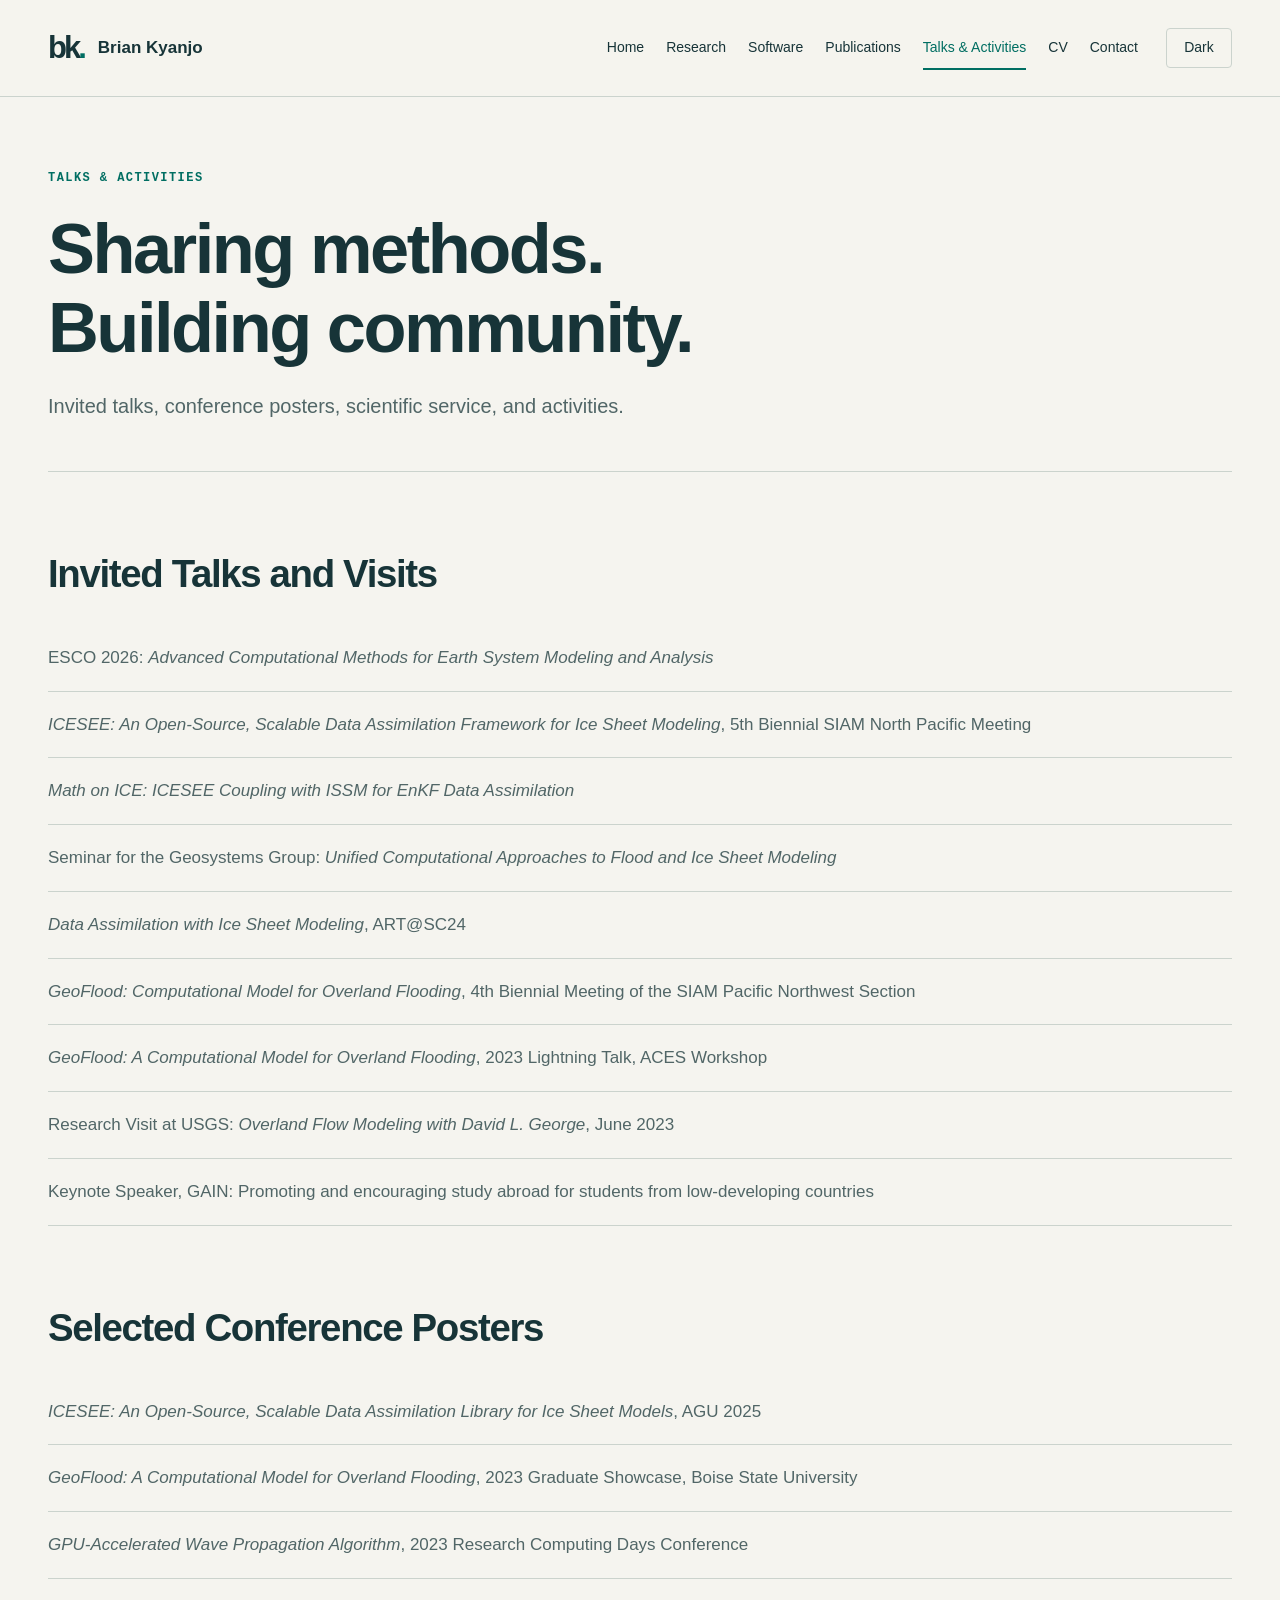
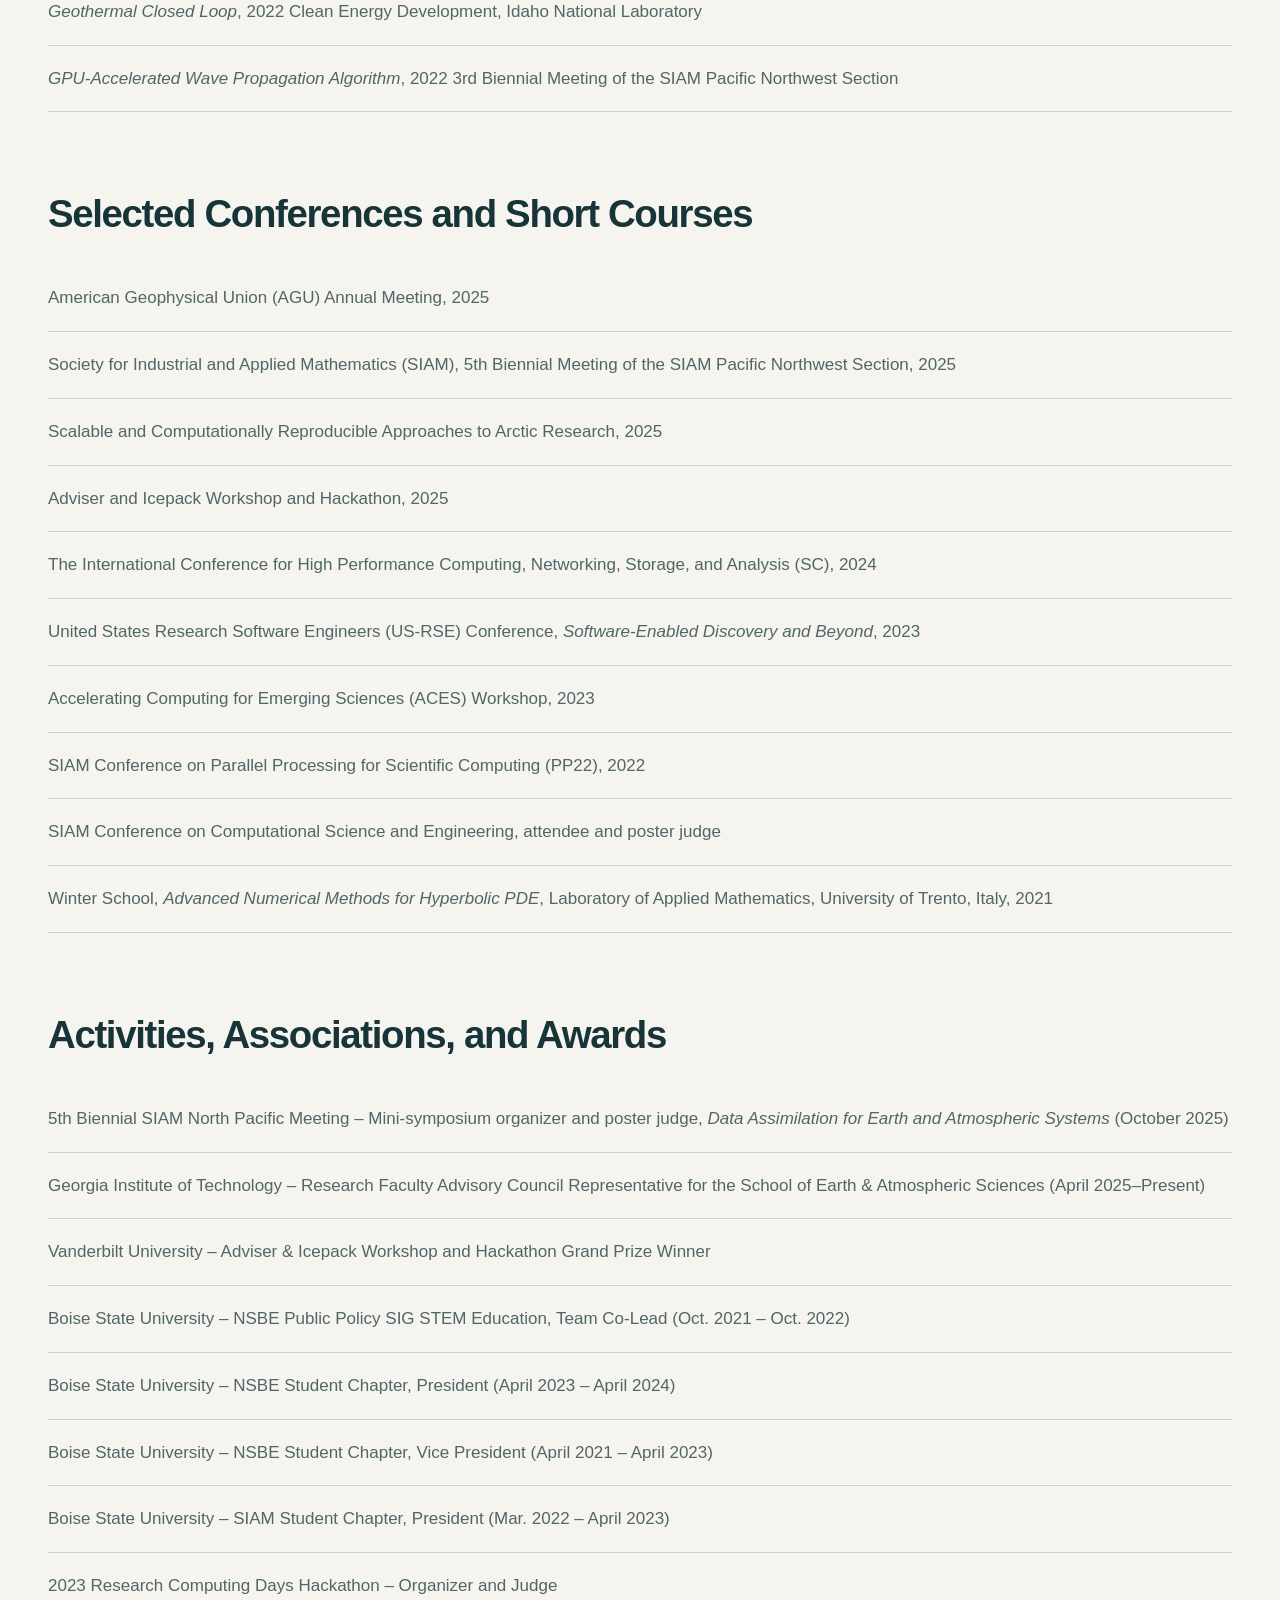
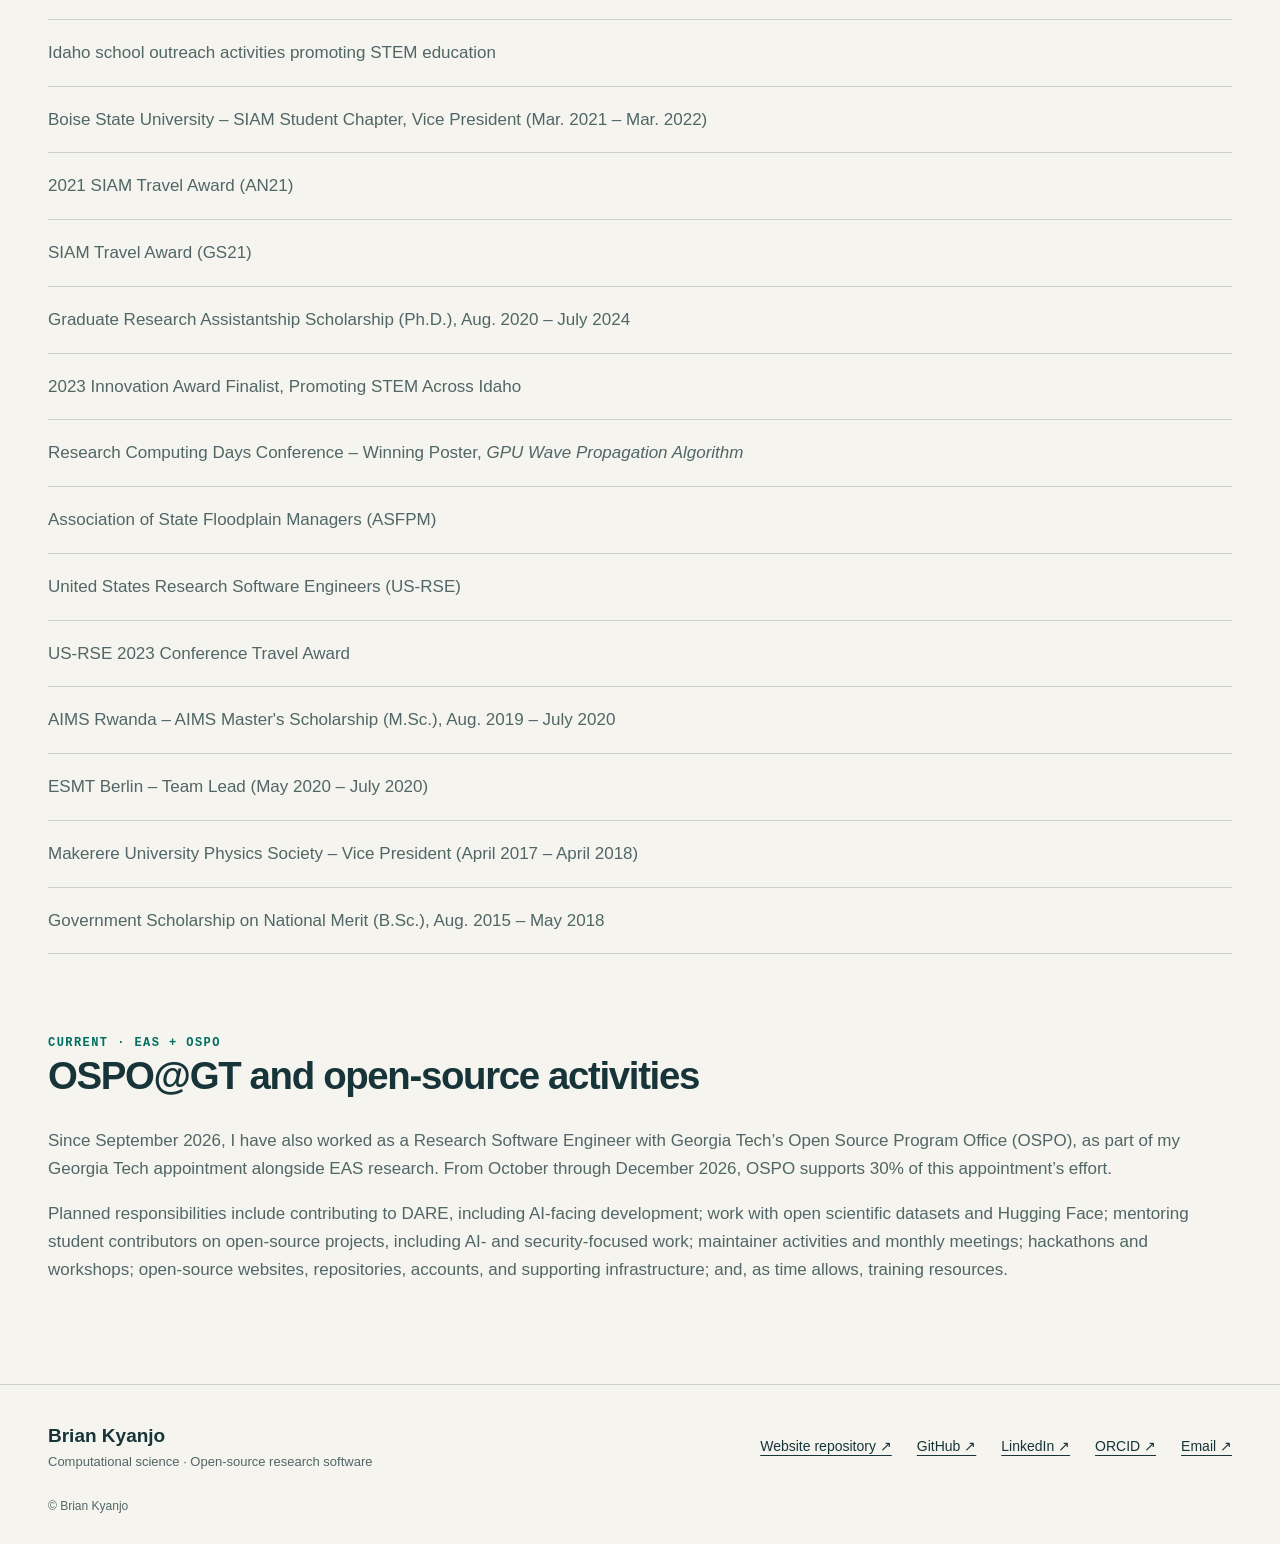
<file: talks/index.html>
<!doctype html>
<html lang="en"><head><meta charset="utf-8"><meta name="viewport" content="width=device-width,initial-scale=1">
<title>Talks &amp; Activities | Brian Kyanjo</title><meta name="description" content="Brian Kyanjo’s invited talks, posters, conferences, professional service, leadership, and awards.">
<meta name="author" content="Brian Kyanjo"><meta name="color-scheme" content="light dark"><meta name="theme-color" content="#122d32">
<link rel="canonical" href="https://kyanjo.github.io/talks/"><meta property="og:type" content="website"><meta property="og:site_name" content="Brian Kyanjo"><meta property="og:title" content="Talks &amp; Activities | Brian Kyanjo"><meta property="og:description" content="Brian Kyanjo’s invited talks, posters, conferences, professional service, leadership, and awards."><meta property="og:url" content="https://kyanjo.github.io/talks/"><meta name="twitter:card" content="summary"><meta name="twitter:title" content="Talks &amp; Activities | Brian Kyanjo"><meta name="twitter:description" content="Brian Kyanjo’s invited talks, posters, conferences, professional service, leadership, and awards.">
<link rel="icon" href="../assets/images/favicon.svg" type="image/svg+xml"><link rel="stylesheet" href="../assets/css/main.css"><script src="../assets/js/theme.js"></script><script src="../assets/js/main.js" defer></script>
<script type="application/ld+json"><!--gen:json-ld-->{"@context": "https://schema.org", "@type": "Person", "name": "Brian Kyanjo", "url": "https://kyanjo.github.io/", "jobTitle": ["Research Scientist II", "Research Software Engineer"], "affiliation": {"@type": "Organization", "name": "School of Earth and Atmospheric Sciences", "parentOrganization": {"@type": "Organization", "name": "Georgia Institute of Technology"}}, "sameAs": ["https://github.com/KYANJO", "https://orcid.org/0000-0002-0995-1051", "https://linkedin.com/in/kyanjo-brian"]}<!--/gen:json-ld--></script>
</head><body>
<a class="skip-link" href="#main">Skip to content</a><header class="site-header"><div class="header-inner"><a class="brand" href="../" aria-label="Brian Kyanjo home"><span class="monogram" aria-hidden="true">bk<span>.</span></span><span>Brian Kyanjo</span></a><button class="menu-toggle" aria-controls="navigation" aria-expanded="false" hidden>Menu</button><nav id="navigation" aria-label="Main navigation"><a href="../">Home</a><a href="../research/">Research</a><a href="../software/">Software</a><a href="../publications/">Publications</a><a href="../talks/" aria-current="page">Talks & Activities</a><a href="../cv/">CV</a><a href="../contact/">Contact</a></nav><button class="theme-toggle" aria-label="Switch color theme" hidden>Theme</button></div></header>
<main id="main"><div class="page-intro"><p class="eyebrow">Talks & Activities</p><h1>Sharing methods.<br>Building community.</h1><p class="lead">Invited talks, conference posters, scientific service, and activities.</p></div><section class="section "><h2>Invited Talks and Visits</h2><!--gen:talks-invited--><ul class="record-list"> <li> ESCO 2026: <em>Advanced Computational Methods for Earth System Modeling and Analysis</em> </li><li> <em>ICESEE: An Open-Source, Scalable Data Assimilation Framework for Ice Sheet Modeling</em>, 5th Biennial SIAM North Pacific Meeting </li><li> <em>Math on ICE: ICESEE Coupling with ISSM for EnKF Data Assimilation</em> </li><li> Seminar for the Geosystems Group: <em>Unified Computational Approaches to Flood and Ice Sheet Modeling</em> </li><li> <em>Data Assimilation with Ice Sheet Modeling</em>, ART@SC24 </li><li> <em>GeoFlood: Computational Model for Overland Flooding</em>, 4th Biennial Meeting of the SIAM Pacific Northwest Section </li><li> <em>GeoFlood: A Computational Model for Overland Flooding</em>, 2023 Lightning Talk, ACES Workshop </li><li> Research Visit at USGS: <em>Overland Flow Modeling with David L. George</em>, June 2023 </li><li> Keynote Speaker, GAIN: Promoting and encouraging study abroad for students from low-developing countries </li></ul><!--/gen:talks-invited--></section><section class="section "><h2>Selected Conference Posters</h2><!--gen:talks-posters--><ul class="record-list"> <li> <em>ICESEE: An Open-Source, Scalable Data Assimilation Library for Ice Sheet Models</em>, AGU 2025 </li><li> <em>GeoFlood: A Computational Model for Overland Flooding</em>, 2023 Graduate Showcase, Boise State University </li><li> <em>GPU-Accelerated Wave Propagation Algorithm</em>, 2023 Research Computing Days Conference </li><li> <em>Geothermal Closed Loop</em>, 2022 Clean Energy Development, Idaho National Laboratory </li><li> <em>GPU-Accelerated Wave Propagation Algorithm</em>, 2022 3rd Biennial Meeting of the SIAM Pacific Northwest Section </li></ul><!--/gen:talks-posters--></section><section class="section "><h2>Selected Conferences and Short Courses</h2><!--gen:talks-conferences--><ul class="record-list"> <li> American Geophysical Union (AGU) Annual Meeting, 2025 </li><li> Society for Industrial and Applied Mathematics (SIAM), 5th Biennial Meeting of the SIAM Pacific Northwest Section, 2025 </li><li> Scalable and Computationally Reproducible Approaches to Arctic Research, 2025 </li><li> Adviser and Icepack Workshop and Hackathon, 2025 </li><li> The International Conference for High Performance Computing, Networking, Storage, and Analysis (SC), 2024 </li><li> United States Research Software Engineers (US-RSE) Conference, <em>Software-Enabled Discovery and Beyond</em>, 2023 </li><li> Accelerating Computing for Emerging Sciences (ACES) Workshop, 2023 </li><li> SIAM Conference on Parallel Processing for Scientific Computing (PP22), 2022 </li><li> SIAM Conference on Computational Science and Engineering, attendee and poster judge </li><li> Winter School, <em>Advanced Numerical Methods for Hyperbolic PDE</em>, Laboratory of Applied Mathematics, University of Trento, Italy, 2021 </li></ul><!--/gen:talks-conferences--></section><section class="section "><h2>Activities, Associations, and Awards</h2><!--gen:talks-activities--><ul class="record-list"> <li> 5th Biennial SIAM North Pacific Meeting – Mini-symposium organizer and poster judge, <em>Data Assimilation for Earth and Atmospheric Systems</em> (October 2025) </li><li> Georgia Institute of Technology – Research Faculty Advisory Council Representative for the School of Earth &amp; Atmospheric Sciences (April 2025–Present) </li><li> Vanderbilt University – Adviser &amp; Icepack Workshop and Hackathon Grand Prize Winner </li><li> Boise State University – NSBE Public Policy SIG STEM Education, Team Co-Lead (Oct. 2021 – Oct. 2022) </li><li> Boise State University – NSBE Student Chapter, President (April 2023 – April 2024) </li><li> Boise State University – NSBE Student Chapter, Vice President (April 2021 – April 2023) </li><li> Boise State University – SIAM Student Chapter, President (Mar. 2022 – April 2023) </li><li> 2023 Research Computing Days Hackathon – Organizer and Judge </li><li> Idaho school outreach activities promoting STEM education </li><li> Boise State University – SIAM Student Chapter, Vice President (Mar. 2021 – Mar. 2022) </li><li> 2021 SIAM Travel Award (AN21) </li><li> SIAM Travel Award (GS21) </li><li> Graduate Research Assistantship Scholarship (Ph.D.), Aug. 2020 – July 2024 </li><li> 2023 Innovation Award Finalist, Promoting STEM Across Idaho </li><li> Research Computing Days Conference – Winning Poster, <em>GPU Wave Propagation Algorithm</em> </li><li> Association of State Floodplain Managers (ASFPM) </li><li> United States Research Software Engineers (US-RSE) </li><li> US-RSE 2023 Conference Travel Award </li><li> AIMS Rwanda – AIMS Master&#x27;s Scholarship (M.Sc.), Aug. 2019 – July 2020 </li><li> ESMT Berlin – Team Lead (May 2020 – July 2020) </li><li> Makerere University Physics Society – Vice President (April 2017 – April 2018) </li><li> Government Scholarship on National Merit (B.Sc.), Aug. 2015 – May 2018 </li></ul><!--/gen:talks-activities--></section><section class="section" id="ospo"><p class="eyebrow">Current · EAS + OSPO</p><h2>OSPO@GT and open-source activities</h2><!--gen:talks-ospo--><p>Since September 2026, I have also worked as a Research Software Engineer with Georgia Tech’s Open Source Program Office (OSPO), as part of my Georgia Tech appointment alongside EAS research. From October through December 2026, OSPO supports 30% of this appointment’s effort.</p><p>Planned responsibilities include contributing to DARE, including AI-facing development; work with open scientific datasets and Hugging Face; mentoring student contributors on open-source projects, including AI- and security-focused work; maintainer activities and monthly meetings; hackathons and workshops; open-source websites, repositories, accounts, and supporting infrastructure; and, as time allows, training resources.</p><!--/gen:talks-ospo--></section></main><footer><div><a class="footer-name" href="../">Brian Kyanjo</a><p>Computational science · Open-source research software</p></div><div class="footer-links"><!--gen:footer-links--><a href="https://github.com/KYANJO/kyanjo.github.io">Website repository ↗</a><a href="https://github.com/KYANJO">GitHub ↗</a><a href="https://linkedin.com/in/kyanjo-brian">LinkedIn ↗</a><a href="https://orcid.org/0000-0002-0995-1051">ORCID ↗</a><a href="mailto:bkyanjo3@gatech.edu">Email ↗</a><!--/gen:footer-links--></div><p class="footer-note">© Brian Kyanjo</p></footer></body></html>
</file>
<file: assets/css/main.css>
:root{color-scheme:light;--bg:#f5f4ef;--surface:#fffefa;--ink:#173438;--muted:#516667;--line:#cbd3cd;--accent:#006e62;--tint:#e8eeE6;--header:rgba(245,244,239,.96)}
:root[data-theme=dark]{color-scheme:dark;--bg:#101e22;--surface:#172b30;--ink:#edf1e9;--muted:#b0c2bf;--line:#3c5559;--accent:#9bd6b2;--tint:#203b3b;--header:rgba(16,30,34,.96)}
@media(prefers-color-scheme:dark){:root:not([data-theme=light]){color-scheme:dark;--bg:#101e22;--surface:#172b30;--ink:#edf1e9;--muted:#b0c2bf;--line:#3c5559;--accent:#9bd6b2;--tint:#203b3b;--header:rgba(16,30,34,.96)}}
*{box-sizing:border-box}html{scroll-behavior:smooth;scroll-padding-top:30px}body{margin:0;background:var(--bg);color:var(--ink);font:17px/1.65 -apple-system,BlinkMacSystemFont,"Segoe UI",sans-serif}a{color:inherit;text-underline-offset:4px}a:hover{color:var(--accent)}button{font:inherit;color:inherit;cursor:pointer}button,a{-webkit-tap-highlight-color:transparent}button:focus-visible,a:focus-visible{outline:3px solid var(--accent);outline-offset:5px}button[hidden]{display:none!important}h1,h2,h3,p,figure{margin:0}p+p{margin-top:1em}h1,h2,h3{line-height:1.12;font-weight:600;letter-spacing:-.035em}h1{font-size:clamp(40px,5.5vw,76px)}h2{font-size:clamp(28px,3vw,40px)}h3{font-size:25px}p{color:var(--muted)}img{max-width:100%;display:block}.site-header{border-bottom:1px solid var(--line);background:var(--header)}.header-inner{max-width:1376px;margin:auto;min-height:96px;padding:20px 48px;display:flex;align-items:center;gap:28px}.brand{display:flex;align-items:center;gap:14px;white-space:nowrap;font-size:17px;font-weight:600;text-decoration:none}.monogram{font-size:31px;letter-spacing:-3px}.monogram span{color:var(--accent)}nav{display:flex;align-items:center;gap:22px;margin-left:auto}nav a{font-size:14px;white-space:nowrap;text-decoration:none;padding:8px 0}nav a[aria-current=page]{color:var(--accent);box-shadow:0 2px var(--accent)}.theme-toggle,.menu-toggle{background:none;border:1px solid var(--line);border-radius:4px;padding:7px 10px;font-size:14px}.theme-toggle{min-width:66px}.skip-link{position:absolute;left:15px;top:-100px;background:var(--surface);padding:10px;z-index:5}.skip-link:focus{top:10px}main{max-width:1280px;padding:0 48px 100px;margin:auto}.hero{display:grid;grid-template-columns:1.08fr 1fr;gap:44px;align-items:center;padding:76px 0 68px}.eyebrow{font-family:ui-monospace,SFMono-Regular,Consolas,monospace;font-size:12px;font-weight:600;text-transform:uppercase;letter-spacing:.12em;color:var(--accent);line-height:1.6}.hero h1{margin:24px 0;letter-spacing:-.055em;line-height:1.04}.hero h1 em{font-family:Georgia,serif;font-weight:400;color:var(--accent);font-size:.62em;line-height:1.18;display:inline-block;margin-top:.15em}.hero-name{font-size:14px;color:var(--ink);margin-bottom:18px}.hero-name span{color:var(--muted);margin:0 8px}.lead{font-size:20px;line-height:1.65;max-width:740px}.hero .lead{font-size:18px;max-width:520px}.status-dot{display:inline-block;width:7px;height:7px;border-radius:50%;background:var(--accent);margin-right:8px}.actions{display:flex;align-items:center;flex-wrap:wrap;gap:12px;margin-top:30px}.button{display:inline-flex;align-items:center;justify-content:center;gap:25px;background:transparent;border:1px solid var(--line);border-radius:3px;padding:12px 20px;font-size:14px;font-weight:600;text-decoration:none;line-height:1.5}.primary{background:var(--ink);color:var(--bg);border-color:var(--ink)}.primary:hover{background:var(--accent);border-color:var(--accent);color:var(--bg)}.terrain{background:#122d32;border-radius:4px;overflow:hidden;align-self:stretch;display:flex;flex-direction:column;justify-content:center;min-height:510px}.terrain img{width:100%;flex:1;object-fit:cover}.terrain figcaption{display:flex;justify-content:space-between;gap:20px;color:#b9d0c5;border-top:1px solid #3b5755;padding:18px;font:10px/1.5 ui-monospace,monospace;letter-spacing:.06em}.discipline-strip{display:flex;flex-wrap:wrap;justify-content:space-between;gap:18px;padding:23px 0;border-top:1px solid var(--line);border-bottom:1px solid var(--line);font:13px/1.5 ui-monospace,monospace;color:var(--muted)}.section{margin-top:80px}.section>h2{margin-bottom:30px}.section-heading{display:flex;justify-content:space-between;align-items:end;gap:24px;margin-bottom:30px}.section-heading h2{margin-top:12px}.text-link{font-size:14px;font-weight:600;text-decoration:none;border-bottom:1px solid var(--line);padding-bottom:5px;display:inline-block}.project-grid{display:grid;grid-template-columns:repeat(3,1fr);gap:20px}.project-card{padding:26px;background:var(--surface);border:1px solid var(--line);border-radius:4px;display:flex;flex-direction:column}.project-top{display:flex;justify-content:space-between;align-items:center;margin-bottom:35px}.project-number{font:13px/1.5 ui-monospace,monospace;color:var(--muted)}.project-symbol{font-size:45px;line-height:1;color:var(--accent)}.project-card .eyebrow{font-size:10px;letter-spacing:.08em}.project-card h3{font-size:32px;margin:10px 0 15px}.project-card h3 a{text-decoration:none}.project-card p{font-size:16px}.project-card .tags,.tags{font:11px/1.7 ui-monospace,monospace;color:var(--muted);margin-top:22px}.project-card .text-link{align-self:start;margin-top:24px}.project-card .tags{margin-top:auto;padding-top:22px}.research-feature{background:var(--tint);border:1px solid var(--line);border-radius:4px;margin-top:80px;padding:48px;display:grid;grid-template-columns:1.7fr 1fr;gap:60px}.research-feature h2{margin:16px 0 20px}.research-feature .text-link{margin-top:22px}.funding-detail{align-self:center;border-left:1px solid var(--line);padding-left:38px}.funding-label{font:12px ui-monospace,monospace;text-transform:uppercase;letter-spacing:.08em;color:var(--muted)}.funding-detail strong{font-size:47px;display:block;letter-spacing:-.04em;margin:10px 0}.funding-detail p{font-size:14px}.two-column{display:grid;grid-template-columns:1fr 1fr;gap:80px}.two-column .text-link{margin-top:25px}footer{max-width:1280px;margin:auto;border-top:1px solid var(--line);padding:35px 48px 28px;display:grid;grid-template-columns:1fr auto;gap:24px}footer p{font-size:13px}.footer-name{text-decoration:none;font-size:19px;font-weight:600}.footer-links{display:flex;gap:25px;align-items:center;font-size:14px}.footer-note{grid-column:1/-1;font-size:12px;color:var(--muted)}.page-intro{padding:72px 0 48px;border-bottom:1px solid var(--line)}.page-intro h1{margin:22px 0;max-width:920px}.page-intro .lead{max-width:720px}.theme-list article{padding:35px 0;display:grid;grid-template-columns:70px 1fr;border-bottom:1px solid var(--line)}.theme-list h2{font-size:28px;margin-bottom:16px}.theme-list p{max-width:820px}.software-detail{display:grid;grid-template-columns:1fr 1.7fr;gap:65px;padding:58px 0;border-bottom:1px solid var(--line);scroll-margin-top:35px}.software-detail .eyebrow{margin-top:28px}.software-detail h2{margin:10px 0;font-size:44px}.software-detail .button{margin-top:25px}.support-grid{display:grid;grid-template-columns:repeat(3,1fr);gap:32px}.support-grid h3{margin-bottom:18px}.support-grid .text-link{margin-top:18px}.record-list{margin:0;padding:0;list-style:none}.record-list>li{padding:18px 0;border-bottom:1px solid var(--line);line-height:1.75;color:var(--muted);overflow-wrap:anywhere}.record-list strong{color:var(--ink)}.publication-list{margin-top:25px;max-width:940px}.publication-list .record-list{counter-reset:pub}.publication-list li{position:relative;padding:32px 0 32px 58px;counter-increment:pub}.publication-list li:before{content:counter(pub,decimal-leading-zero);position:absolute;left:0;top:35px;font:13px ui-monospace,monospace;color:var(--accent)}.publication-list em{color:var(--ink);font-size:22px;line-height:1.45;display:block;margin:10px 0;font-style:normal;font-weight:500}.entry{margin:28px 0}.entry-heading{display:flex;justify-content:space-between;gap:28px}.entry h3{font-size:23px;letter-spacing:-.02em}.date{white-space:nowrap;color:var(--muted);font:14px/1.7 ui-monospace,monospace}.role{margin:8px 0 14px;color:var(--accent)}.entry>div:last-child{color:var(--muted)}.entry .record-list{list-style:disc;padding-left:24px}.entry .record-list li{border:0;padding:3px 0}.web-cv{max-width:980px}.web-cv section{margin-top:50px}.web-cv h2{font-size:28px;padding-bottom:14px;margin-bottom:20px;border-bottom:1px solid var(--line)}.cv-contact{margin:24px 0;font-size:14px;overflow-wrap:anywhere}.contact-layout{display:grid;grid-template-columns:1.35fr 1fr;gap:65px;padding:60px 0}.contact-primary h2{font-size:clamp(22px,2.5vw,34px);margin:20px 0 25px;overflow-wrap:anywhere}.contact-primary h2 a{text-decoration:none}.profile-links h2{font-size:24px;margin-bottom:25px}.profile-links>a{display:flex;justify-content:space-between;gap:20px;padding:20px 0;border-bottom:1px solid var(--line);font-size:14px;text-decoration:none}
@media(min-width:1600px){.hero{padding-top:95px;padding-bottom:85px}}
@media(max-width:1150px){.header-inner{gap:18px;padding:20px 28px}nav{gap:14px}.brand>span:last-child{display:none}main{padding-left:28px;padding-right:28px}.hero{gap:28px}.terrain{min-height:450px}.project-card{padding:22px}.project-card .eyebrow{min-height:32px}.research-feature{gap:30px;padding:35px}.two-column{gap:40px}}
@media(max-width:800px){.header-inner{flex-wrap:wrap;gap:16px;min-height:80px}.brand>span:last-child{display:inline}.menu-toggle{margin-left:auto}nav{order:4;flex-basis:100%;margin:0;flex-wrap:wrap;gap:4px 24px;padding:10px 0}html.js nav:not(.is-open){display:none}.hero{grid-template-columns:1fr;padding:45px 0;gap:35px}.hero h1{font-size:clamp(48px,9vw,70px)}.hero .lead{max-width:630px}.terrain{min-height:0}.terrain img{max-height:440px;object-fit:cover}.project-grid{grid-template-columns:1fr}.project-card .eyebrow{min-height:0}.project-top{margin-bottom:20px}.project-card .tags{margin-top:5px}.research-feature{grid-template-columns:1fr}.funding-detail{border-left:0;border-top:1px solid var(--line);padding:25px 0 0}.two-column,.contact-layout{grid-template-columns:1fr;gap:30px}.section-heading{align-items:start;flex-direction:column}.software-detail{grid-template-columns:1fr;gap:22px}.support-grid{grid-template-columns:1fr}.entry-heading{flex-direction:column;gap:6px}.date{white-space:normal}footer{padding:30px 28px;grid-template-columns:1fr}.section{margin-top:55px}.contact-layout{padding-top:35px}.page-intro{padding:48px 0 32px}.theme-list article{grid-template-columns:45px 1fr}.theme-list h2{font-size:25px}}
@media(max-width:440px){main{padding-left:20px;padding-right:20px}.header-inner{padding:15px 20px;gap:12px}.brand{gap:9px}.brand>span:last-child{font-size:15px}.theme-toggle,.menu-toggle{font-size:12px;padding:7px}.hero-name{font-size:13px}.hero h1{font-size:47px}.terrain figcaption{font-size:9px}.research-feature{padding:26px}.discipline-strip{font-size:11px;gap:12px}.funding-detail strong{font-size:42px}.lead{font-size:18px}.footer-links{gap:20px}.profile-links>a{flex-direction:column;gap:4px}.publication-list li{padding-left:36px}}
@media(prefers-reduced-motion:reduce){html{scroll-behavior:auto}*{animation:none!important;transition:none!important}}
@media print{@page{margin:16mm}html,body{background:#fff!important;color:#111!important;font-size:10pt;line-height:1.4}body{--ink:#111;--muted:#333;--accent:#222;--line:#bbb}.site-header,footer,.skip-link,.cv-actions{display:none!important}main{max-width:none;padding:0}.page-intro{padding:0 0 15px}.page-intro h1{font-size:28pt;margin:8px 0}.page-intro .eyebrow{display:none}.page-intro .lead{font-size:12pt}.web-cv{max-width:none}.web-cv section{margin-top:20px}.web-cv h2{font-size:15pt;margin:0 0 10px;padding:0 0 5px;break-after:avoid}.entry{margin:15px 0}.entry-heading{display:flex;flex-direction:row;break-after:avoid}.entry h3{font-size:12pt}.date{font-size:9pt}.role{margin:5px 0;break-after:avoid}.record-list>li{padding:5px 0;break-inside:avoid}.cv-contact{font-size:9pt;margin:12px 0}.web-cv a{overflow-wrap:anywhere;text-decoration:none}.web-cv p{orphans:3;widows:3}}

/* Author-supplied research figures: preserve complete scientific panels. */
.research-figure{margin:0;background:var(--surface);border:1px solid var(--line);border-radius:4px;overflow:hidden;align-self:start}
.research-figure>a{display:block;background:#fff;padding:18px}
.research-figure img{display:block;width:100%;height:auto;object-fit:contain;filter:none}
.research-figure figcaption{padding:17px 20px;font-size:14px;line-height:1.6;color:var(--muted);border-top:1px solid var(--line)}
.research-figure figcaption a{display:inline-block;color:var(--accent);margin-top:7px}
.hero-research{align-self:center}.hero-research img{max-height:460px;width:100%;object-fit:contain}
.results-grid{display:grid;grid-template-columns:1fr 1fr;gap:26px;margin:28px 0}.wide-result{max-width:1000px;margin:32px auto 0}
.software-figure{max-width:750px;margin:35px auto 60px}.software-figure img{max-height:850px}
.appointment-history{font-size:15px;margin:0 0 16px;color:var(--muted)}
.footer-links{flex-wrap:wrap;justify-content:flex-end;max-width:580px}
@media(max-width:800px){.results-grid{grid-template-columns:1fr}.footer-links{justify-content:flex-start}.hero-research{width:100%}.hero-research img{max-height:430px}.software-figure{margin-bottom:35px}}
@media print{.appointment-history{font-size:9pt}}

.portrait{margin:0;max-width:500px;justify-self:end;border:1px solid var(--line);border-radius:4px;overflow:hidden;background:var(--surface)}
.portrait img{width:100%;height:auto;display:block}
.portrait figcaption{padding:18px 22px;display:flex;flex-direction:column;gap:3px}.portrait figcaption strong{font-size:20px}.portrait figcaption span{font-size:14px;color:var(--muted)}
.contact-portrait{width:160px;height:auto;border-radius:4px;margin-bottom:30px}
.flood-figure>a{padding:0}.flood-figure img{height:auto;max-height:none;object-fit:contain}
.flood-feature{margin-top:45px}.flood-feature .section-heading{margin-bottom:22px}
@media(max-width:800px){.portrait{justify-self:center;max-width:460px;width:100%}.hero{padding-bottom:40px}}

/* Current engineering portfolio. */
.hero{grid-template-columns:1.35fr 1fr}.hero h1{font-size:clamp(42px,5.1vw,68px)}.hero h1 em{font-size:.82em}.hero-name{max-width:500px}.portrait{max-width:420px}.recent-work{margin-top:10px;margin-bottom:65px}.focus-grid{display:grid;grid-template-columns:1fr 1fr;gap:24px}.focus-project{border:1px solid var(--line);background:var(--surface);padding:34px;display:flex;flex-direction:column}.focus-label{display:flex;flex-wrap:wrap;justify-content:space-between;gap:10px;font:11px/1.6 ui-monospace,monospace;color:var(--accent);letter-spacing:.05em;border-bottom:1px solid var(--line);padding-bottom:22px;margin-bottom:26px}.focus-project h3{font-size:clamp(30px,3.4vw,44px);margin-bottom:23px}.focus-project ul{padding-left:20px;color:var(--muted);font-size:15px;margin:18px 0}.focus-project .tags{margin-top:auto;padding-top:15px}.focus-project .text-link{align-self:flex-start;margin-top:26px}.work-status{font-size:14px;border-left:3px solid var(--accent);padding:12px 18px;background:var(--tint);margin-top:25px}.discipline-strip{margin-top:30px}.footer-links{max-width:660px}
@media(max-width:800px){.hero,.focus-grid{grid-template-columns:1fr}.hero h1{font-size:clamp(40px,8vw,64px)}.focus-project{padding:26px}.recent-work{margin-top:20px}.portrait{max-width:420px}.hero-name{font-size:14px}}

@media(min-width:801px){.software-projects{grid-template-columns:repeat(2,minmax(0,1fr))}}
</file>
